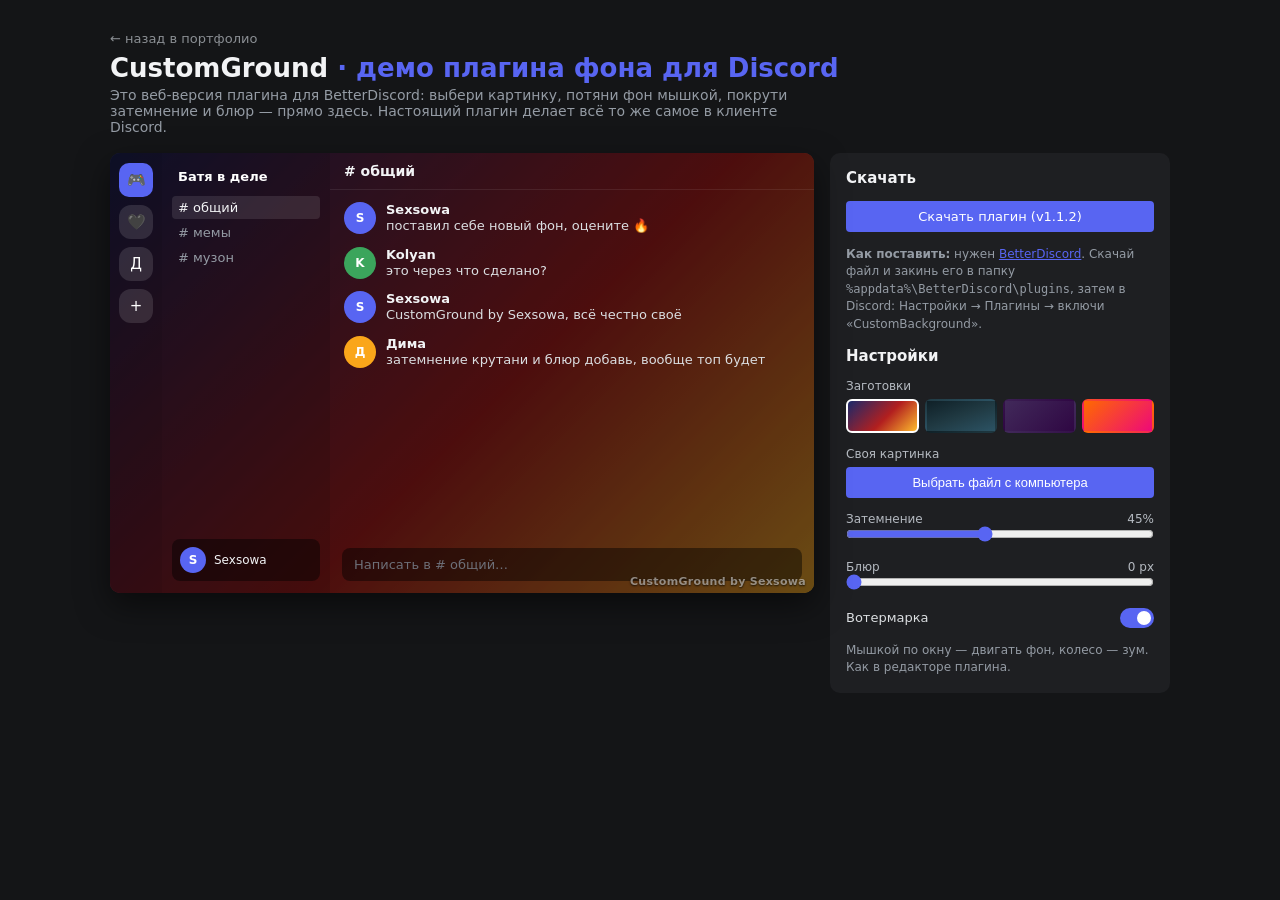
<file: projects/customground/index.html>
<!DOCTYPE html>
<html lang="ru">
<head>
<meta charset="UTF-8">
<meta name="viewport" content="width=device-width, initial-scale=1.0">
<title>CustomGround — демо плагина для Discord</title>
<style>
  * { margin: 0; padding: 0; box-sizing: border-box; }

  body {
    background: #141517;
    color: #dbdee1;
    font-family: "gg sans", "Segoe UI", system-ui, sans-serif;
    min-height: 100vh;
    display: flex;
    flex-direction: column;
    align-items: center;
    padding: 28px 16px 48px;
  }

  .page-head { width: min(1060px, 100%); margin-bottom: 18px; }
  .page-head a { color: #8b8f94; text-decoration: none; font-size: 13px; }
  .page-head a:hover { color: #fff; }
  .page-head h1 { font-size: 26px; color: #f2f3f5; margin-top: 6px; }
  .page-head h1 em { color: #5865f2; font-style: normal; }
  .page-head p { color: #949ba4; font-size: 14px; margin-top: 4px; max-width: 720px; }

  .wrap { width: min(1060px, 100%); display: flex; gap: 16px; align-items: flex-start; flex-wrap: wrap; }

  /* ===== мок окна Discord ===== */
  .mock {
    flex: 1 1 620px;
    min-width: 320px;
    aspect-ratio: 16 / 10;
    background: #111214;
    border-radius: 10px;
    overflow: hidden;
    position: relative;
    box-shadow: 0 12px 32px rgba(0,0,0,.5);
    user-select: none;
    touch-action: none;
    cursor: grab;
  }
  .mock.dragging { cursor: grabbing; }

  .bg {
    position: absolute; inset: 0;
    background-repeat: no-repeat;
    background-position: center;
    background-size: cover;
    background-image: linear-gradient(135deg, #1a2a6c, #b21f1f 55%, #fdbb2d);
    z-index: 0;
  }
  .dim { position: absolute; inset: 0; background: rgba(0,0,0,.45); z-index: 1; pointer-events: none; }

  .ui { position: absolute; inset: 0; z-index: 2; display: flex; pointer-events: none; }
  .ui > * { pointer-events: auto; }

  .rail {
    width: 52px; background: rgba(0,0,0,.35);
    display: flex; flex-direction: column; align-items: center; padding: 10px 0; gap: 8px;
  }
  .rail .srv {
    width: 34px; height: 34px; border-radius: 12px;
    background: rgba(255,255,255,.12); color: #fff;
    display: flex; align-items: center; justify-content: center; font-size: 15px;
  }
  .rail .srv.active { border-radius: 10px; background: #5865f2; }

  .side {
    width: 168px; background: rgba(0,0,0,.30);
    padding: 12px 10px; display: flex; flex-direction: column; gap: 2px; font-size: 13px;
  }
  .side .srv-name { color: #fff; font-weight: 700; padding: 4px 6px 10px; }
  .side .ch { color: #949ba4; padding: 4px 6px; border-radius: 4px; display: flex; gap: 6px; align-items: center; }
  .side .ch.active { background: rgba(255,255,255,.10); color: #f2f3f5; }
  .side .me {
    margin-top: auto; background: rgba(0,0,0,.45); border-radius: 8px;
    padding: 8px; display: flex; gap: 8px; align-items: center;
  }
  .side .me .dot { width: 26px; height: 26px; border-radius: 50%; background: #5865f2; color: #fff;
    display: flex; align-items: center; justify-content: center; font-size: 12px; font-weight: 700; }

  .chat { flex: 1; display: flex; flex-direction: column; background: rgba(0,0,0,.22); min-width: 0; }
  .chat .head {
    padding: 10px 14px; color: #f2f3f5; font-weight: 700; font-size: 14px;
    border-bottom: 1px solid rgba(255,255,255,.08);
  }
  .chat .log { flex: 1; padding: 12px 14px; display: flex; flex-direction: column; gap: 12px; overflow: hidden; }
  .msg { display: flex; gap: 10px; }
  .ava { width: 32px; height: 32px; border-radius: 50%; flex: none;
    display: flex; align-items: center; justify-content: center; font-size: 12px; font-weight: 700; color: #fff; }
  .msg .who { font-size: 13px; font-weight: 700; color: #f2f3f5; }
  .msg .txt { font-size: 13px; color: #dbdee1; line-height: 1.35; }
  .chat .input {
    margin: 0 12px 12px; background: rgba(0,0,0,.45); border-radius: 8px;
    padding: 9px 12px; font-size: 13px; color: #6d6f78;
  }

  .wm {
    position: absolute; right: 8px; bottom: 5px; z-index: 3;
    color: rgba(255,255,255,.5); font-size: 11px; font-weight: 600;
    letter-spacing: .3px; text-shadow: 0 1px 2px rgba(0,0,0,.8); pointer-events: none;
  }

  /* ===== панель управления ===== */
  .panel {
    flex: 0 1 340px; min-width: 280px;
    background: #1e1f22; border-radius: 10px; padding: 16px;
    display: flex; flex-direction: column; gap: 14px;
  }
  .panel h2 { font-size: 15px; color: #f2f3f5; }
  .panel .note { font-size: 12px; color: #949ba4; line-height: 1.45; }
  .field label { font-size: 12px; color: #b5bac1; display: block; margin-bottom: 6px; }
  .presets { display: grid; grid-template-columns: repeat(4, 1fr); gap: 6px; }
  .presets div { height: 34px; border-radius: 6px; cursor: pointer; border: 2px solid transparent; }
  .presets div.sel { border-color: #fff; }
  input[type="file"] { display: none; }
  .btn {
    background: #5865f2; color: #fff; border: none; border-radius: 4px;
    padding: 8px 12px; font-size: 13px; font-weight: 500; cursor: pointer; width: 100%;
  }
  .btn:hover { filter: brightness(1.15); }
  input[type="range"] { width: 100%; accent-color: #5865f2; }
  .row { display: flex; justify-content: space-between; font-size: 12px; color: #b5bac1; }
  .switch { display: flex; align-items: center; justify-content: space-between; font-size: 13px; color: #dbdee1; }
  .tg { width: 34px; height: 20px; border-radius: 10px; background: #72767d; position: relative; cursor: pointer; transition: .15s; }
  .tg::after { content: ""; position: absolute; top: 3px; left: 3px; width: 14px; height: 14px; border-radius: 50%; background: #fff; transition: .15s; }
  .tg.on { background: #5865f2; }
  .tg.on::after { left: 17px; }
</style>
</head>
<body>

<div class="page-head">
  <a href="../../index.html#projects">← назад в портфолио</a>
  <h1>CustomGround <em>· демо плагина фона для Discord</em></h1>
  <p>Это веб-версия плагина для BetterDiscord: выбери картинку, потяни фон мышкой,
  покрути затемнение и блюр — прямо здесь. Настоящий плагин делает всё то же самое
  в клиенте Discord.</p>
</div>

<div class="wrap">
  <div class="mock" id="mock">
    <div class="bg" id="bg"></div>
    <div class="dim" id="dim"></div>
    <div class="ui">
      <div class="rail">
        <div class="srv active">🎮</div>
        <div class="srv">🖤</div>
        <div class="srv">Д</div>
        <div class="srv">+</div>
      </div>
      <div class="side">
        <div class="srv-name">Батя в деле</div>
        <div class="ch active"># общий</div>
        <div class="ch"># мемы</div>
        <div class="ch"># музон</div>
        <div class="me"><span class="dot">S</span><span style="font-size:12px;color:#f2f3f5">Sexsowa</span></div>
      </div>
      <div class="chat">
        <div class="head"># общий</div>
        <div class="log">
          <div class="msg"><div class="ava" style="background:#5865f2">S</div>
            <div><div class="who">Sexsowa</div><div class="txt">поставил себе новый фон, оцените 🔥</div></div></div>
          <div class="msg"><div class="ava" style="background:#3ba55c">K</div>
            <div><div class="who">Kolyan</div><div class="txt">это через что сделано?</div></div></div>
          <div class="msg"><div class="ava" style="background:#5865f2">S</div>
            <div><div class="who">Sexsowa</div><div class="txt">CustomGround by Sexsowa, всё честно своё</div></div></div>
          <div class="msg"><div class="ava" style="background:#faa61a">Д</div>
            <div><div class="who">Дима</div><div class="txt">затемнение крутани и блюр добавь, вообще топ будет</div></div></div>
        </div>
        <div class="input">Написать в # общий…</div>
      </div>
    </div>
    <div class="wm" id="wm">CustomGround by Sexsowa</div>
  </div>

  <div class="panel">
    <h2>Скачать</h2>
    <a class="btn" href="CustomBackground.plugin.js" download style="display:block;text-align:center;text-decoration:none">Скачать плагин (v1.1.2)</a>
    <p class="note"><b>Как поставить:</b> нужен <a href="https://betterdiscord.app/" target="_blank" rel="noopener" style="color:#5865f2">BetterDiscord</a>.
    Скачай файл и закинь его в папку <span class="mono" style="font-family:Consolas,monospace">%appdata%\BetterDiscord\plugins</span>,
    затем в Discord: Настройки → Плагины → включи «CustomBackground».</p>

    <h2>Настройки</h2>

    <div class="field">
      <label>Заготовки</label>
      <div class="presets" id="presets"></div>
    </div>

    <div class="field">
      <label>Своя картинка</label>
      <button class="btn" id="pick">Выбрать файл с компьютера</button>
      <input type="file" id="file" accept="image/*">
    </div>

    <div class="field">
      <div class="row"><span>Затемнение</span><span id="dimV">45%</span></div>
      <input type="range" id="dim" min="0" max="100" value="45">
    </div>

    <div class="field">
      <div class="row"><span>Блюр</span><span id="blurV">0 px</span></div>
      <input type="range" id="blur" min="0" max="50" value="0">
    </div>

    <div class="switch">
      <span>Вотермарка</span>
      <div class="tg on" id="wmTg"></div>
    </div>

    <p class="note">Мышкой по окну — двигать фон, колесо — зум. Как в редакторе плагина.</p>
  </div>
</div>

<script>
const PRESETS = [
  "linear-gradient(135deg, #1a2a6c, #b21f1f 55%, #fdbb2d)",
  "linear-gradient(160deg, #0f2027, #203a43, #2c5364)",
  "linear-gradient(135deg, #41295a, #2f0743)",
  "linear-gradient(135deg, #ff6a00, #ee0979)"
];
const GRAD_W = 1920, GRAD_H = 1080;

const st = { src: PRESETS[0], iw: GRAD_W, ih: GRAD_H, dim: 45, blur: 0, wm: true,
             scale: 0, offX: 0, offY: 0 };

const bg = document.getElementById("bg");
const mock = document.getElementById("mock");
const dimEl = document.getElementById("dim");
const wmEl = document.getElementById("wm");

const coverOf = (w, h) => 100 * Math.max(1, (h / w) * (st.iw / st.ih));
const cover = () => coverOf(mock.clientWidth, mock.clientHeight);
const dispW = () => mock.clientWidth * st.scale / 100;
const dispH = () => dispW() * st.ih / st.iw;
const clamp = (v, a, b) => Math.min(b, Math.max(a, v));

function reset() {
  st.scale = cover();
  st.offX = (mock.clientWidth - dispW()) / 2;
  st.offY = (mock.clientHeight - dispH()) / 2;
}

function render() {
  bg.style.backgroundImage = st.src.startsWith("data:") ? `url("${st.src}")` : st.src;
  bg.style.backgroundSize = `${st.scale}% auto`;
  bg.style.backgroundPosition = `${st.offX}px ${st.offY}px`;
  bg.style.filter = st.blur > 0 ? `blur(${st.blur}px)` : "";
  dimEl.style.background = `rgba(0,0,0,${st.dim / 100})`;
  wmEl.style.display = st.wm ? "" : "none";
}

function setSrc(src, iw, ih) {
  st.src = src; st.iw = iw; st.ih = ih;
  reset(); render();
}

// пресеты
const presetsEl = document.getElementById("presets");
PRESETS.forEach((p, i) => {
  const d = document.createElement("div");
  d.style.background = p;
  if (i === 0) d.classList.add("sel");
  d.onclick = () => {
    presetsEl.querySelectorAll("div").forEach(x => x.classList.remove("sel"));
    d.classList.add("sel");
    setSrc(p, GRAD_W, GRAD_H);
  };
  presetsEl.appendChild(d);
});

// свой файл
const fileEl = document.getElementById("file");
document.getElementById("pick").onclick = () => fileEl.click();
fileEl.onchange = () => {
  const f = fileEl.files[0];
  if (!f) return;
  const r = new FileReader();
  r.onload = () => {
    const img = new Image();
    img.onload = () => {
      presetsEl.querySelectorAll("div").forEach(x => x.classList.remove("sel"));
      setSrc(r.result, img.naturalWidth, img.naturalHeight);
    };
    img.src = r.result;
  };
  r.readAsDataURL(f);
};

// слайдеры
const dimR = document.getElementById("dim");
dimR.oninput = () => { st.dim = +dimR.value; document.getElementById("dimV").textContent = st.dim + "%"; render(); };
const blurR = document.getElementById("blur");
blurR.oninput = () => { st.blur = +blurR.value; document.getElementById("blurV").textContent = st.blur + " px"; render(); };

// вотермарка
const wmTg = document.getElementById("wmTg");
wmTg.onclick = () => { st.wm = !st.wm; wmTg.classList.toggle("on", st.wm); render(); };

// драг и зум
let drag = null;
mock.addEventListener("pointerdown", e => {
  drag = { x: e.clientX, y: e.clientY };
  mock.classList.add("dragging");
  mock.setPointerCapture(e.pointerId);
});
mock.addEventListener("pointermove", e => {
  if (!drag) return;
  st.offX = clamp(st.offX + e.clientX - drag.x, mock.clientWidth - dispW(), 0);
  st.offY = clamp(st.offY + e.clientY - drag.y, mock.clientHeight - dispH(), 0);
  drag = { x: e.clientX, y: e.clientY };
  render();
});
const endDrag = () => { drag = null; mock.classList.remove("dragging"); };
mock.addEventListener("pointerup", endDrag);
mock.addEventListener("pointercancel", endDrag);
mock.addEventListener("wheel", e => {
  e.preventDefault();
  st.scale = clamp(st.scale * (e.deltaY < 0 ? 1.1 : 0.9), cover(), cover() * 6);
  st.offX = clamp(st.offX, mock.clientWidth - dispW(), 0);
  st.offY = clamp(st.offY, mock.clientHeight - dispH(), 0);
  render();
}, { passive: false });

window.addEventListener("resize", () => { reset(); render(); });
reset();
render();
</script>
</body>
</html>
</file>
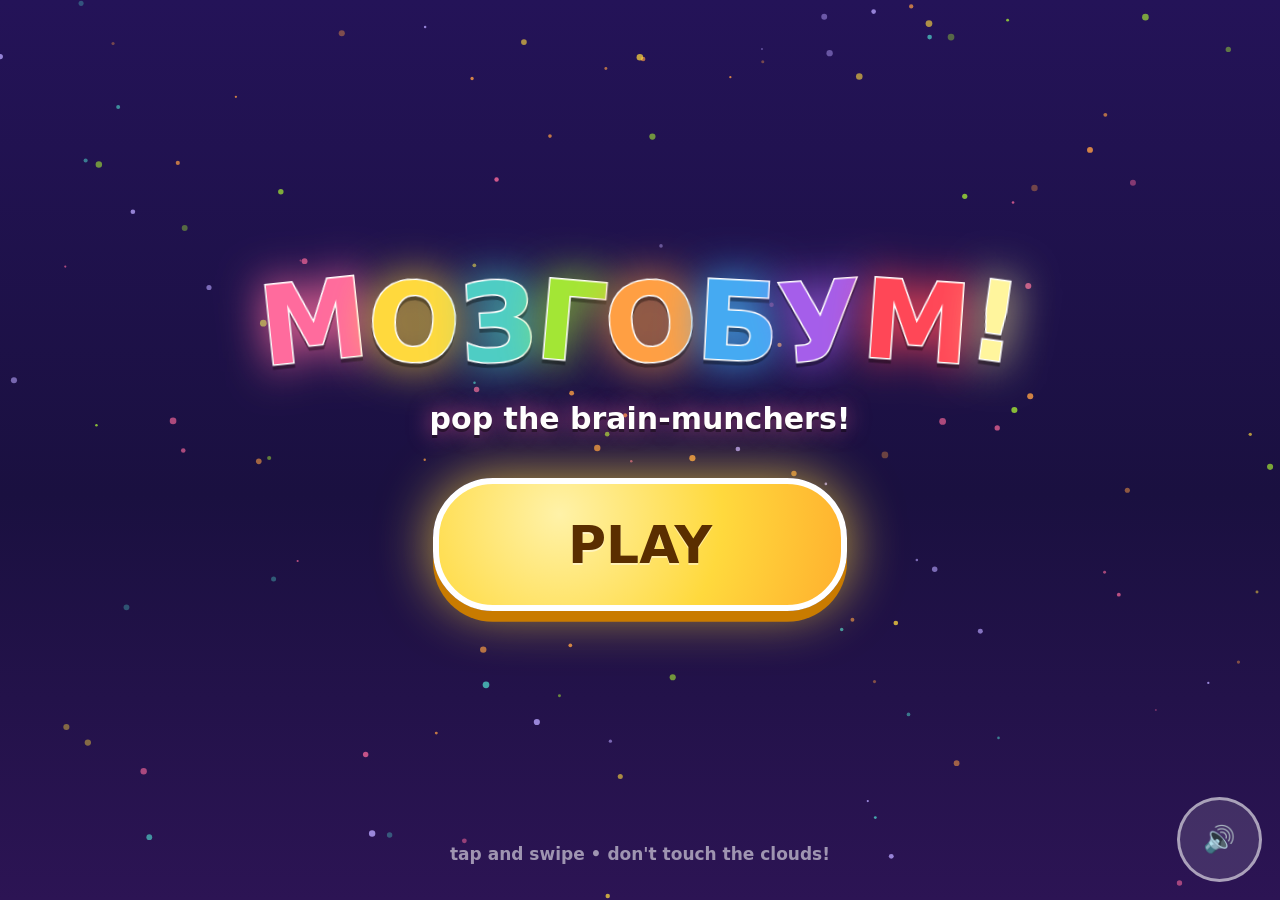
<file: projects/mozgobum/index.html>
<!DOCTYPE html>
<html lang="ru">
<head>
<meta charset="UTF-8">
<meta name="viewport" content="width=device-width, initial-scale=1, maximum-scale=1, user-scalable=no, viewport-fit=cover">
<meta name="theme-color" content="#1a1040">
<title>МОЗГОБУМ! — брейнрут-тапалка</title>
<script src="https://sdk.games.s3.yandex.net/sdk.js"></script>
<link rel="stylesheet" href="css/style.css">
</head>
<body>
<canvas id="game"></canvas>

<div id="ui">

  <!-- ===== HUD во время игры ===== -->
  <div id="hud" class="hidden">
    <div class="hud-row">
      <div class="pill" id="scorePill"><span class="pill-ico">⭐</span><span id="score">0</span></div>
      <div class="pill pill-time" id="timePill"><span id="time">60</span></div>
      <button class="round-btn" id="pauseBtn" aria-label="pause">⏸</button>
    </div>
    <div id="comboTag"><span id="comboVal">x2</span></div>
  </div>

  <!-- ===== Меню ===== -->
  <div id="menu" class="screen center">
    <div id="logo" aria-label="МОЗГОБУМ">
      <span class="l1">М</span><span class="l2">О</span><span class="l3">З</span><span class="l4">Г</span><span class="l5">О</span><span class="l6">Б</span><span class="l7">У</span><span class="l8">М</span><span class="l9">!</span>
    </div>
    <div class="tagline" data-i18n="tagline">лопай мозгоедов!</div>
    <button class="mega-btn" id="playBtn" data-i18n="play">ИГРАТЬ</button>
    <div class="best-line" id="menuBest"></div>
    <div class="menu-hint" data-i18n="hint">тапай и води пальцем • тучки не трогай!</div>
  </div>

  <!-- ===== Конец раунда ===== -->
  <div id="over" class="screen center hidden">
    <div class="over-title" data-i18n="timeUp">ВРЕМЯ!</div>
    <div id="stars">
      <span class="star" id="star1">★</span>
      <span class="star" id="star2">★</span>
      <span class="star" id="star3">★</span>
    </div>
    <div class="final-label" data-i18n="score">ОЧКИ</div>
    <div class="final-score" id="finalScore">0</div>
    <div class="best-line" id="overBest"></div>
    <button class="mega-btn" id="againBtn" data-i18n="again">ЕЩЁ!</button>
    <button class="link-btn" id="toMenuBtn" data-i18n="menu">в меню</button>
  </div>

  <!-- ===== Пауза ===== -->
  <div id="pause" class="screen center hidden">
    <div class="over-title" data-i18n="paused">ПАУЗА</div>
    <button class="mega-btn" id="resumeBtn" data-i18n="resume">ДАЛЬШЕ</button>
    <button class="link-btn" id="quitBtn" data-i18n="menu">в меню</button>
  </div>

  <!-- ===== Звук ===== -->
  <button id="muteBtn" aria-label="sound">🔊</button>
</div>

<script src="js/i18n.js"></script>
<script src="js/audio.js"></script>
<script src="js/sdk.js"></script>
<script src="js/game.js"></script>
</body>
</html>
</file>
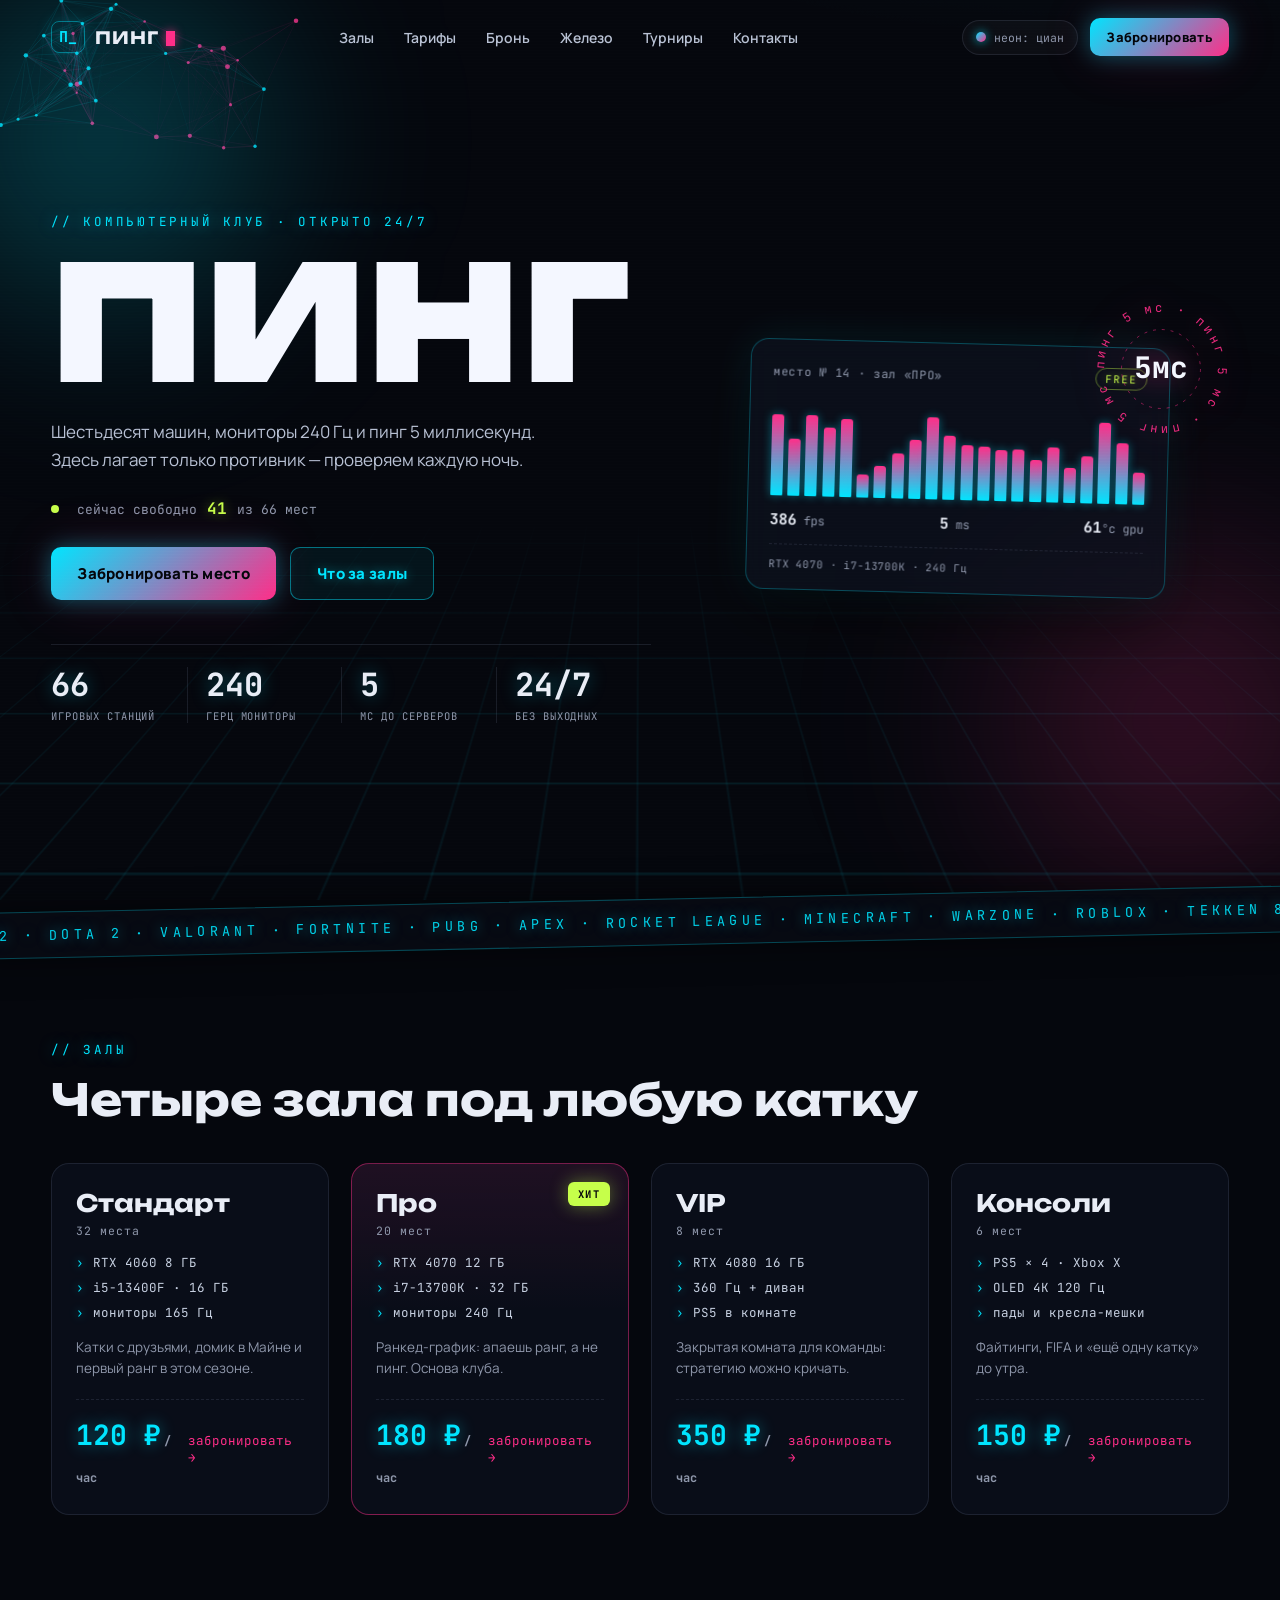
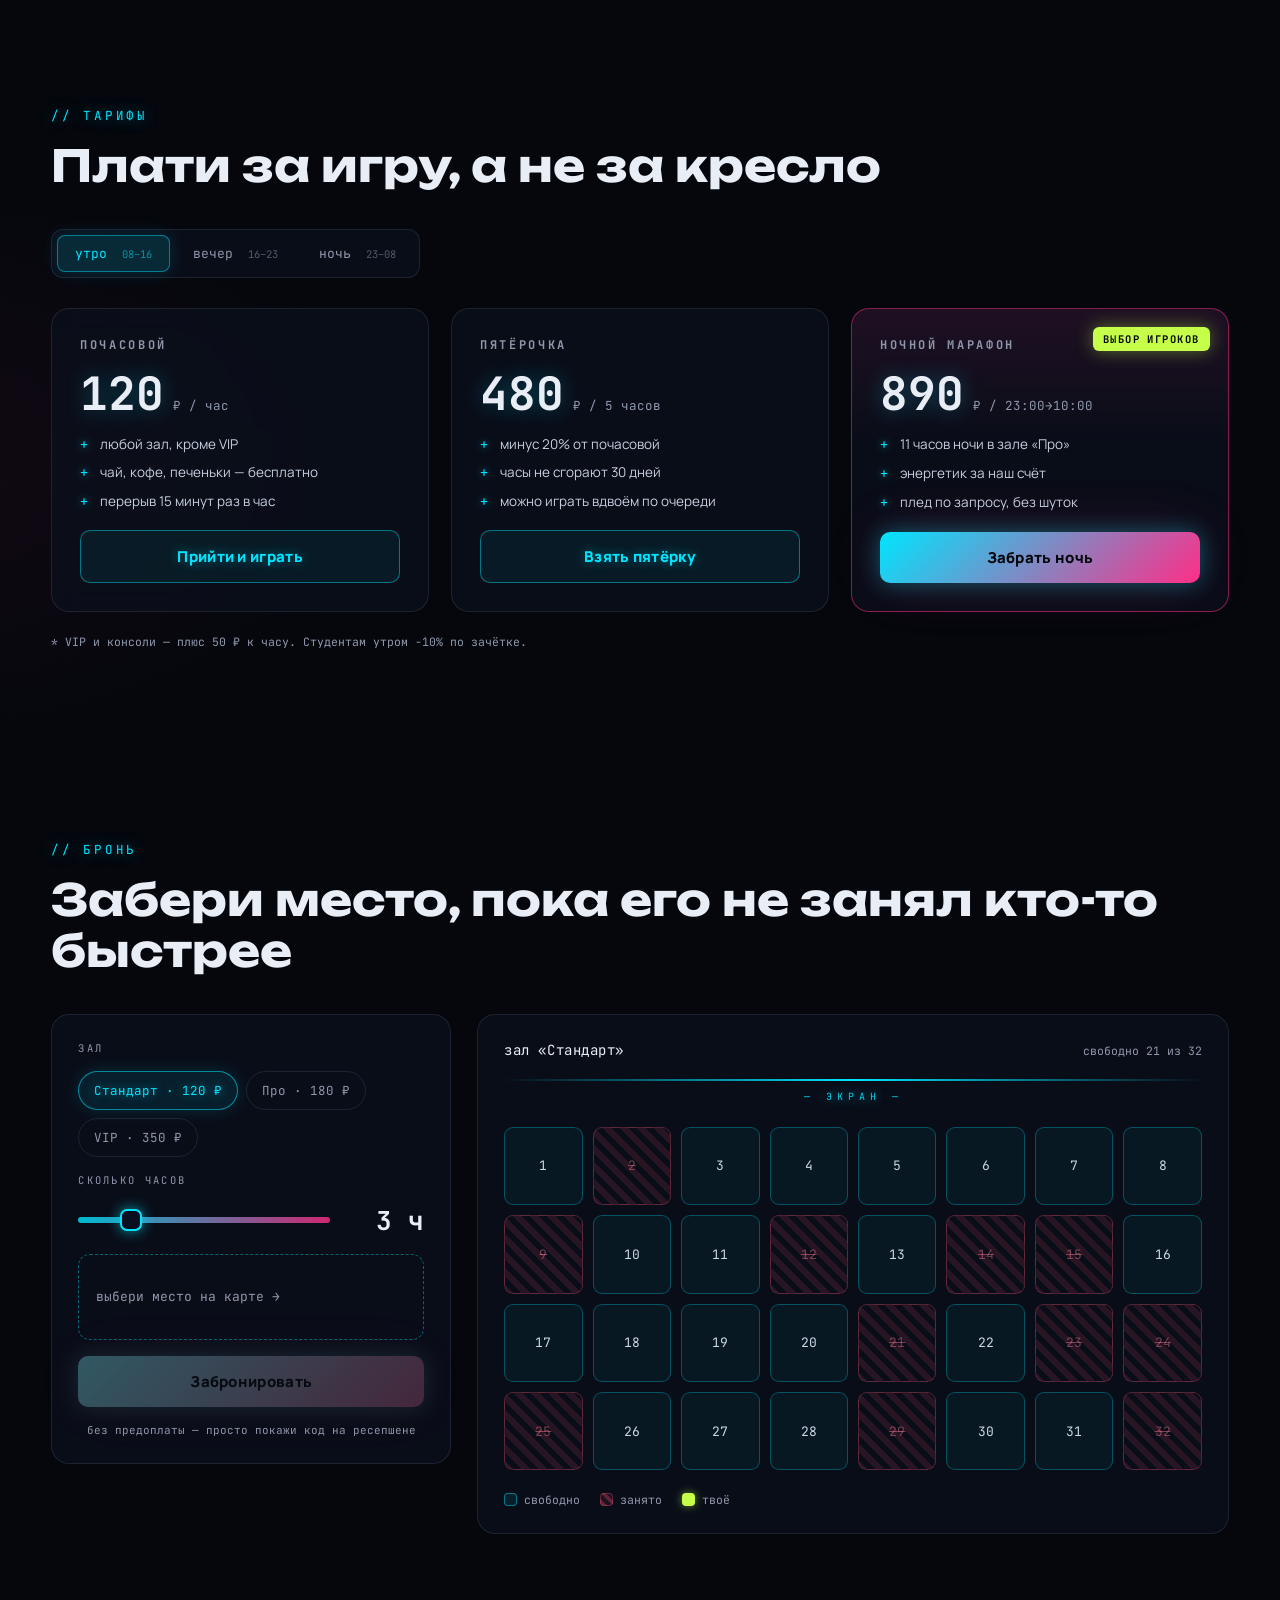
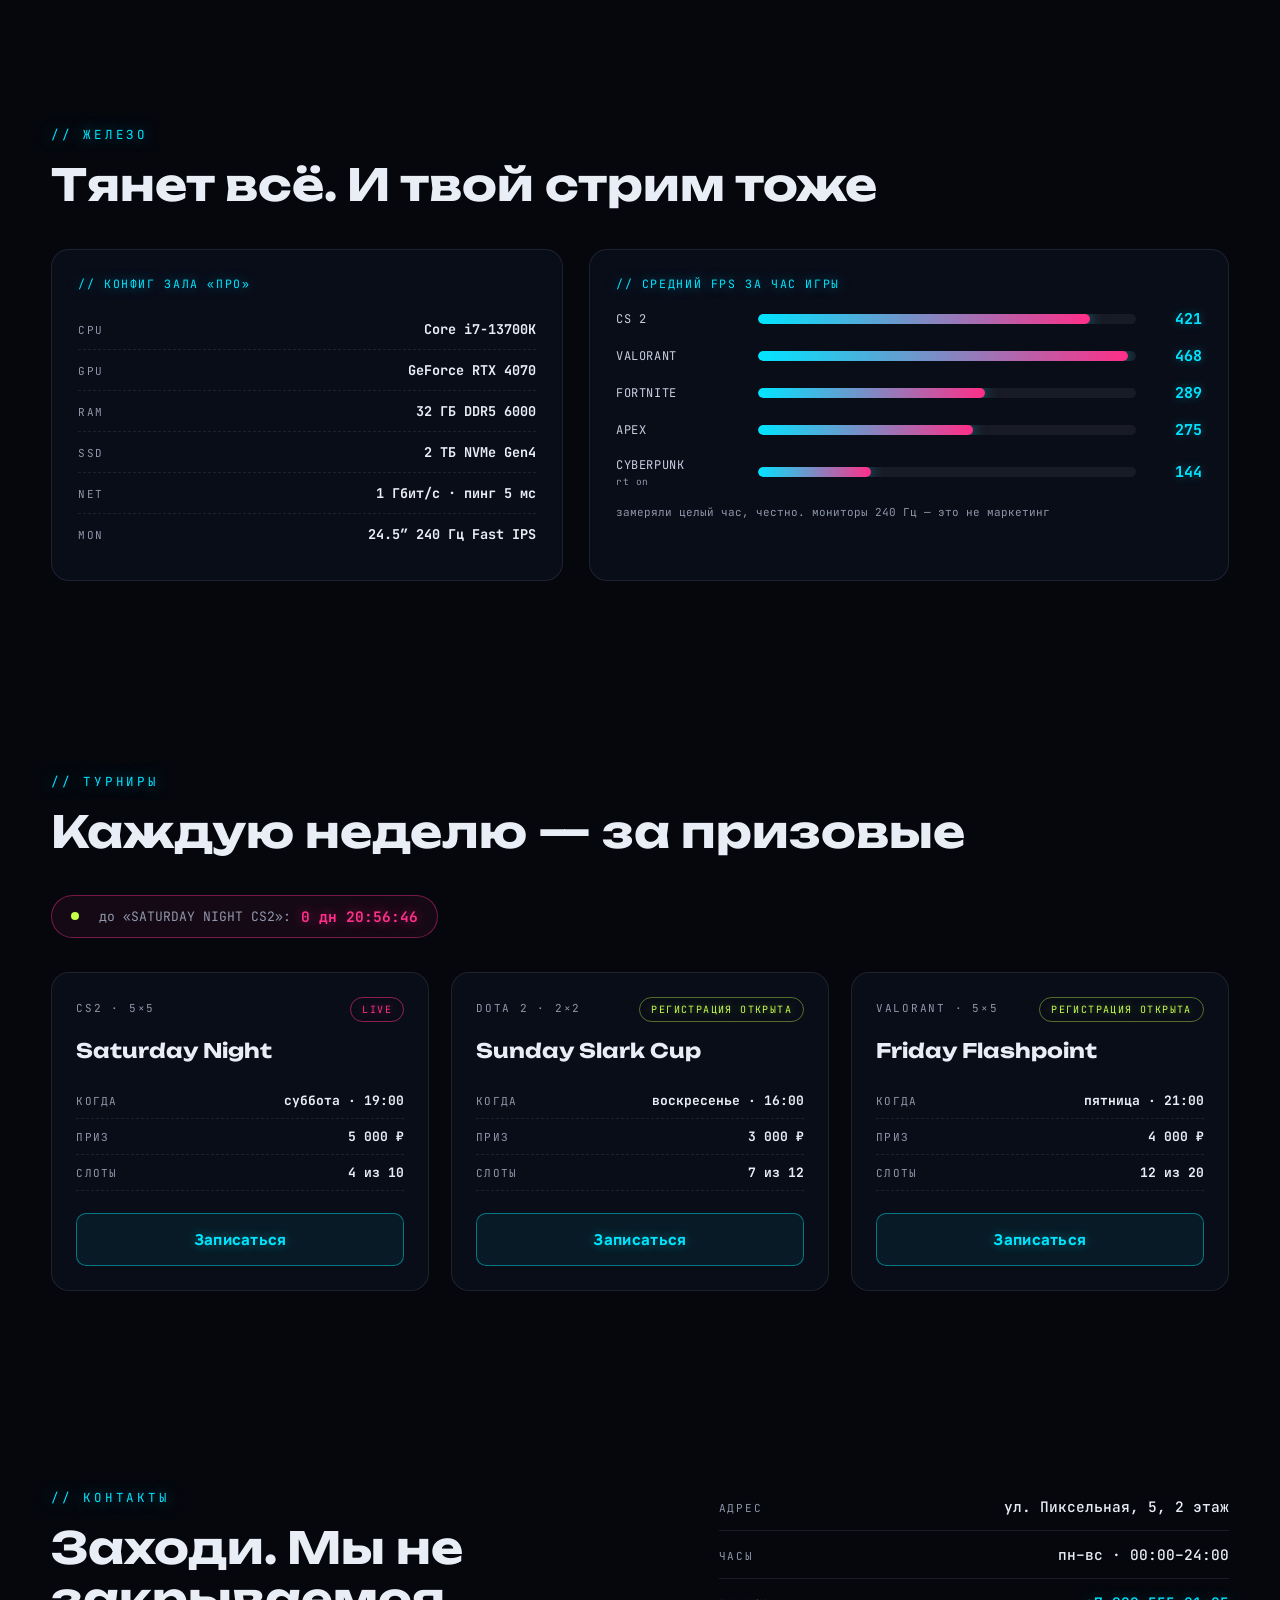
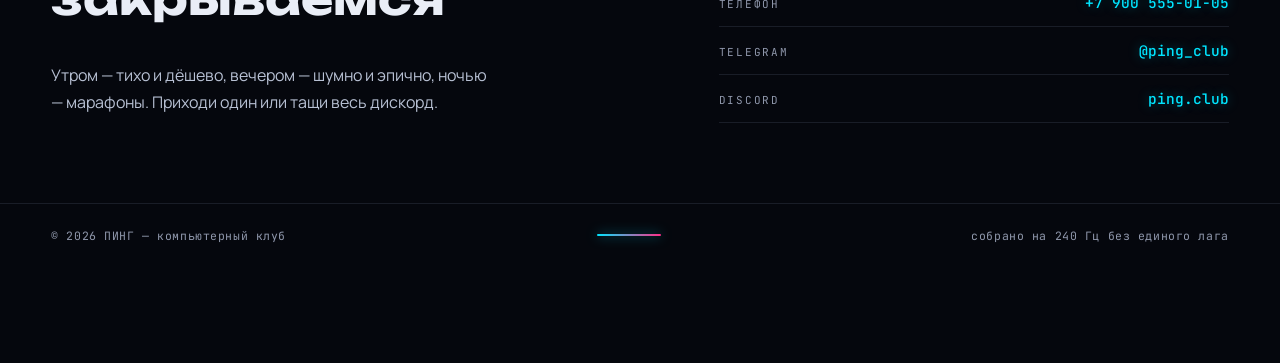
<file: projects/ping/index.html>
<!DOCTYPE html>
<html lang="ru">
<head>
  <meta charset="UTF-8">
  <meta name="viewport" content="width=device-width, initial-scale=1.0">
  <title>ПИНГ — компьютерный клуб 24/7</title>
  <meta name="description" content="ПИНГ — компьютерный клуб: 60 машин, мониторы 240 Гц, пинг 5 мс. Четыре зала, турниры каждую неделю, бронь без предоплаты. Открыто круглосуточно.">
  <link rel="icon" type="image/svg+xml" href="favicon.svg">

  <meta property="og:type" content="website">
  <meta property="og:title" content="ПИНГ — компьютерный клуб 24/7">
  <meta property="og:description" content="60 машин, 240 Гц, пинг 5 мс. Лагает только противник.">
  <meta property="og:locale" content="ru_RU">

  <link rel="preconnect" href="https://fonts.googleapis.com">
  <link rel="preconnect" href="https://fonts.gstatic.com" crossorigin>
  <link href="https://fonts.googleapis.com/css2?family=Unbounded:wght@500;700;900&family=Manrope:wght@400;500;700;800&family=JetBrains+Mono:wght@400;500;700&display=swap" rel="stylesheet">

  <link rel="stylesheet" href="style.css">
</head>
<body data-theme="cyan">

  <div class="scanlines" aria-hidden="true"></div>
  <div class="cur-dot" id="cur-dot" aria-hidden="true"></div>
  <div class="cur-ring" id="cur-ring" aria-hidden="true"></div>

  <!-- ===== Шапка ===== -->
  <header class="topbar" id="top">
    <div class="container topbar-inner">
      <a class="logo" href="#top" aria-label="ПИНГ — на главную">
        <span class="logo-mark mono">П_</span>
        <span class="logo-word">ПИНГ<em class="logo-cursor" aria-hidden="true"></em></span>
      </a>

      <nav class="main-nav" id="main-nav" aria-label="Основная навигация">
        <a href="#zones">Залы</a>
        <a href="#pricing">Тарифы</a>
        <a href="#book">Бронь</a>
        <a href="#specs">Железо</a>
        <a href="#tourney">Турниры</a>
        <a href="#contacts">Контакты</a>
      </nav>

      <div class="topbar-actions">
        <button class="theme-btn mono" type="button" id="theme-btn" title="Сменить цвет неона">
          <span class="theme-dot" aria-hidden="true"></span>
          <span class="theme-name" id="theme-name">неон: циан</span>
        </button>
        <a class="btn btn-solid btn-mini" href="#book">Забронировать</a>
        <button class="burger" type="button" id="burger" aria-label="Меню" aria-expanded="false">
          <span></span><span></span>
        </button>
      </div>
    </div>
  </header>

  <main>

    <!-- ===== Приветствие ===== -->
    <section class="hero" id="hero">
      <canvas class="hero-fx" id="hero-fx" aria-hidden="true"></canvas>
      <div class="hero-floor" aria-hidden="true"></div>
      <div class="hero-glow hero-glow-a" aria-hidden="true"></div>
      <div class="hero-glow hero-glow-b" aria-hidden="true"></div>

      <div class="container hero-grid">
        <div class="hero-copy">
          <p class="kicker mono">// компьютерный клуб · открыто 24/7</p>
          <h1 class="hero-title">
            <span class="glitch" data-text="ПИНГ">ПИНГ</span>
          </h1>
          <p class="hero-sub">
            Шестьдесят машин, мониторы 240&nbsp;Гц и пинг 5&nbsp;миллисекунд.
            Здесь лагает только противник — проверяем каждую ночь.
          </p>
          <div class="hero-live mono" role="status">
            <span class="pulse-dot" aria-hidden="true"></span>
            сейчас свободно <b class="live-num" id="free-seats">…</b> из 66 мест
          </div>
          <div class="hero-actions">
            <a class="btn btn-solid" href="#book">Забронировать место</a>
            <a class="btn btn-ghost" href="#zones">Что за залы</a>
          </div>
          <ul class="hero-stats" aria-label="Клуб в цифрах">
            <li class="stat">
              <b class="stat-num mono" data-count="66">0</b>
              <span class="stat-label mono">игровых станций</span>
            </li>
            <li class="stat">
              <b class="stat-num mono" data-count="240">0</b>
              <span class="stat-label mono">герц мониторы</span>
            </li>
            <li class="stat">
              <b class="stat-num mono" data-count="5">0</b>
              <span class="stat-label mono">мс до серверов</span>
            </li>
            <li class="stat">
              <b class="stat-num mono" data-count="24" data-suffix="/7">0</b>
              <span class="stat-label mono">без выходных</span>
            </li>
          </ul>
        </div>

        <div class="hero-art" aria-hidden="true">
          <div class="live-card">
            <div class="live-card-head mono">
              <span>место № 14 · зал «ПРО»</span>
              <span class="free-tag mono">free</span>
            </div>
            <div class="eq" id="eq"></div>
            <div class="live-card-row mono">
              <span><b id="live-fps">421</b> fps</span>
              <span><b>5</b> ms</span>
              <span><b>61</b>°c gpu</span>
            </div>
            <div class="live-card-foot mono">RTX 4070 · i7-13700K · 240 Гц</div>
          </div>
          <div class="hero-ring-wrap">
            <svg class="hero-ring" viewBox="0 0 150 150">
              <defs>
                <path id="ring-path" d="M75,75 m-58,0 a58,58 0 1,1 116,0 a58,58 0 1,1 -116,0"/>
              </defs>
              <g class="ring-rotor">
                <text class="ring-text mono">
                  <textPath href="#ring-path">пинг 5 мс · пинг 5 мс · пинг 5 мс ·</textPath>
                </text>
              </g>
              <circle cx="75" cy="75" r="40" fill="none" stroke="currentColor" stroke-width="1" stroke-dasharray="3 6" opacity=".5"/>
              <text x="75" y="84" text-anchor="middle" class="ring-num mono">5мс</text>
            </svg>
          </div>
        </div>
      </div>
    </section>

    <!-- ===== Бегущая строка ===== -->
    <div class="ticker" aria-hidden="true">
      <div class="ticker-track mono">
        <span>CS2 · DOTA 2 · VALORANT · FORTNITE · PUBG · APEX · ROCKET LEAGUE · MINECRAFT · WARZONE · ROBLOX · TEKKEN 8 · FIFA 25 · </span>
        <span>CS2 · DOTA 2 · VALORANT · FORTNITE · PUBG · APEX · ROCKET LEAGUE · MINECRAFT · WARZONE · ROBLOX · TEKKEN 8 · FIFA 25 · </span>
        <span>CS2 · DOTA 2 · VALORANT · FORTNITE · PUBG · APEX · ROCKET LEAGUE · MINECRAFT · WARZONE · ROBLOX · TEKKEN 8 · FIFA 25 · </span>
      </div>
    </div>

    <!-- ===== Залы ===== -->
    <section class="zones sec" id="zones">
      <div class="container">
        <p class="kicker mono reveal">// залы</p>
        <h2 class="sec-title reveal">Четыре зала под любую катку</h2>

        <div class="zones-grid">
          <article class="zone-card tilt reveal" data-zone="std">
            <div class="zone-head">
              <h3 class="zone-name">Стандарт</h3>
              <span class="zone-seats mono">32 места</span>
            </div>
            <ul class="zone-specs mono">
              <li>RTX 4060 8 ГБ</li>
              <li>i5-13400F · 16 ГБ</li>
              <li>мониторы 165 Гц</li>
            </ul>
            <p class="zone-blurb">Катки с друзьями, домик в Майне и первый ранг в этом сезоне.</p>
            <div class="zone-foot">
              <span class="zone-price mono">120 ₽<i>/час</i></span>
              <a class="zone-link mono" href="#book">забронировать →</a>
            </div>
          </article>

          <article class="zone-card tilt hit reveal" data-zone="pro">
            <span class="zone-badge mono">хит</span>
            <div class="zone-head">
              <h3 class="zone-name">Про</h3>
              <span class="zone-seats mono">20 мест</span>
            </div>
            <ul class="zone-specs mono">
              <li>RTX 4070 12 ГБ</li>
              <li>i7-13700K · 32 ГБ</li>
              <li>мониторы 240 Гц</li>
            </ul>
            <p class="zone-blurb">Ранкед-график: апаешь ранг, а не пинг. Основа клуба.</p>
            <div class="zone-foot">
              <span class="zone-price mono">180 ₽<i>/час</i></span>
              <a class="zone-link mono" href="#book">забронировать →</a>
            </div>
          </article>

          <article class="zone-card tilt reveal" data-zone="vip">
            <div class="zone-head">
              <h3 class="zone-name">VIP</h3>
              <span class="zone-seats mono">8 мест</span>
            </div>
            <ul class="zone-specs mono">
              <li>RTX 4080 16 ГБ</li>
              <li>360 Гц + диван</li>
              <li>PS5 в комнате</li>
            </ul>
            <p class="zone-blurb">Закрытая комната для команды: стратегию можно кричать.</p>
            <div class="zone-foot">
              <span class="zone-price mono">350 ₽<i>/час</i></span>
              <a class="zone-link mono" href="#book">забронировать →</a>
            </div>
          </article>

          <article class="zone-card tilt reveal" data-zone="con">
            <div class="zone-head">
              <h3 class="zone-name">Консоли</h3>
              <span class="zone-seats mono">6 мест</span>
            </div>
            <ul class="zone-specs mono">
              <li>PS5 × 4 · Xbox X</li>
              <li>OLED 4K 120 Гц</li>
              <li>пады и кресла-мешки</li>
            </ul>
            <p class="zone-blurb">Файтинги, FIFA и «ещё одну катку» до утра.</p>
            <div class="zone-foot">
              <span class="zone-price mono">150 ₽<i>/час</i></span>
              <a class="zone-link mono" href="#book">забронировать →</a>
            </div>
          </article>
        </div>
      </div>
    </section>

    <!-- ===== Тарифы ===== -->
    <section class="pricing sec" id="pricing">
      <div class="container">
        <p class="kicker mono reveal">// тарифы</p>
        <h2 class="sec-title reveal">Плати за игру, а не за кресло</h2>

        <div class="day-tabs mono reveal" role="tablist" aria-label="Время суток">
          <button class="day-tab is-active" type="button" data-part="morning" role="tab" aria-selected="true">утро <i>08–16</i></button>
          <button class="day-tab" type="button" data-part="evening" role="tab" aria-selected="false">вечер <i>16–23</i></button>
          <button class="day-tab" type="button" data-part="night" role="tab" aria-selected="false">ночь <i>23–08</i></button>
        </div>

        <div class="price-grid">
          <article class="price-card reveal">
            <h3 class="price-name mono">почасовой</h3>
            <p class="price-value mono"><b class="p-num" data-key="hourly">120</b><i>₽ / час</i></p>
            <ul class="price-feats">
              <li>любой зал, кроме VIP</li>
              <li>чай, кофе, печеньки — бесплатно</li>
              <li>перерыв 15 минут раз в час</li>
            </ul>
            <a class="btn btn-ghost btn-wide" href="#book">Прийти и играть</a>
          </article>

          <article class="price-card reveal">
            <h3 class="price-name mono">пятёрочка</h3>
            <p class="price-value mono"><b class="p-num" data-key="five">480</b><i>₽ / 5 часов</i></p>
            <ul class="price-feats">
              <li>минус 20% от почасовой</li>
              <li>часы не сгорают 30 дней</li>
              <li>можно играть вдвоём по очереди</li>
            </ul>
            <a class="btn btn-ghost btn-wide" href="#book">Взять пятёрку</a>
          </article>

          <article class="price-card price-hit reveal">
            <span class="zone-badge mono">выбор игроков</span>
            <h3 class="price-name mono">ночной марафон</h3>
            <p class="price-value mono"><b class="p-num" data-key="marafon">890</b><i>₽ / 23:00→10:00</i></p>
            <ul class="price-feats">
              <li>11 часов ночи в зале «Про»</li>
              <li>энергетик за наш счёт</li>
              <li>плед по запросу, без шуток</li>
            </ul>
            <a class="btn btn-solid btn-wide" href="#book">Забрать ночь</a>
          </article>
        </div>

        <p class="price-note mono reveal">* VIP и консоли — плюс 50 ₽ к часу. Студентам утром −10% по зачётке.</p>
      </div>
    </section>

    <!-- ===== Бронирование ===== -->
    <section class="booking sec" id="book">
      <div class="container">
        <p class="kicker mono reveal">// бронь</p>
        <h2 class="sec-title reveal">Забери место, пока его не занял кто-то быстрее</h2>

        <div class="book-grid">
          <div class="book-controls reveal">
            <div class="book-panel">
              <p class="ctrl-label mono">зал</p>
              <div class="zone-pills mono" id="zone-pills" role="group" aria-label="Выбор зала">
                <button class="zone-pill is-active" type="button" data-zone="std">Стандарт · 120 ₽</button>
                <button class="zone-pill" type="button" data-zone="pro">Про · 180 ₽</button>
                <button class="zone-pill" type="button" data-zone="vip">VIP · 350 ₽</button>
              </div>

              <p class="ctrl-label mono">сколько часов</p>
              <div class="hours-box">
                <input class="hours-range" id="hours-range" type="range" min="1" max="12" step="1" value="3"
                       aria-label="Количество часов">
                <b class="hours-value mono" id="hours-value">3 ч</b>
              </div>

              <div class="book-summary mono" id="book-summary" aria-live="polite">
                <span class="sum-line">выбери место на карте →</span>
              </div>

              <button class="btn btn-solid btn-wide" type="button" id="book-btn" disabled>Забронировать</button>
              <p class="book-note mono">без предоплаты — просто покажи код на ресепшене</p>
            </div>
          </div>

          <div class="book-map reveal">
            <div class="seat-panel">
              <div class="seat-panel-head mono">
                <span id="seat-zone-name">зал «Стандарт»</span>
                <span class="seat-hint mono" id="seat-hint">свободно 21 из 32</span>
              </div>
              <div class="screen-bar mono" aria-hidden="true">— экран —</div>
              <div class="seats" id="seats"></div>
              <div class="seat-legend mono" aria-hidden="true">
                <span><i class="lg lg-free"></i>свободно</span>
                <span><i class="lg lg-occ"></i>занято</span>
                <span><i class="lg lg-mine"></i>твоё</span>
              </div>
            </div>
          </div>
        </div>
      </div>
    </section>

    <!-- ===== Железо ===== -->
    <section class="specs sec" id="specs">
      <div class="container">
        <p class="kicker mono reveal">// железо</p>
        <h2 class="sec-title reveal">Тянет всё. И твой стрим тоже</h2>

        <div class="specs-grid">
          <div class="cfg-card reveal">
            <p class="cfg-title mono">// конфиг зала «Про»</p>
            <ul class="cfg-list mono">
              <li><span>CPU</span><b>Core i7-13700K</b></li>
              <li><span>GPU</span><b>GeForce RTX 4070</b></li>
              <li><span>RAM</span><b>32 ГБ DDR5 6000</b></li>
              <li><span>SSD</span><b>2 ТБ NVMe Gen4</b></li>
              <li><span>NET</span><b>1 Гбит/с · пинг 5 мс</b></li>
              <li><span>MON</span><b>24.5″ 240 Гц Fast IPS</b></li>
            </ul>
          </div>

          <div class="fps-card reveal">
            <p class="cfg-title mono">// средний fps за час игры</p>
            <div class="fps-list">
              <div class="fps-row" data-fps="421">
                <span class="fps-name mono">CS 2</span>
                <span class="fps-bar"><i></i></span>
                <b class="fps-val mono">421</b>
              </div>
              <div class="fps-row" data-fps="468">
                <span class="fps-name mono">VALORANT</span>
                <span class="fps-bar"><i></i></span>
                <b class="fps-val mono">468</b>
              </div>
              <div class="fps-row" data-fps="289">
                <span class="fps-name mono">FORTNITE</span>
                <span class="fps-bar"><i></i></span>
                <b class="fps-val mono">289</b>
              </div>
              <div class="fps-row" data-fps="275">
                <span class="fps-name mono">APEX</span>
                <span class="fps-bar"><i></i></span>
                <b class="fps-val mono">275</b>
              </div>
              <div class="fps-row" data-fps="144">
                <span class="fps-name mono">CYBERPUNK <i>rt on</i></span>
                <span class="fps-bar"><i></i></span>
                <b class="fps-val mono">144</b>
              </div>
            </div>
            <p class="cfg-note mono">замеряли целый час, честно. мониторы 240 Гц — это не маркетинг</p>
          </div>
        </div>
      </div>
    </section>

    <!-- ===== Турниры ===== -->
    <section class="tourney sec" id="tourney">
      <div class="container">
        <p class="kicker mono reveal">// турниры</p>
        <h2 class="sec-title reveal">Каждую неделю — за призовые</h2>

        <div class="cd-chip mono reveal" role="timer">
          <span class="pulse-dot" aria-hidden="true"></span>
          до «SATURDAY NIGHT CS2»: <b id="cd-value">…</b>
        </div>

        <div class="tourney-grid">
          <article class="t-card reveal">
            <div class="t-head">
              <span class="t-game mono">CS2 · 5×5</span>
              <span class="t-status t-live mono">live</span>
            </div>
            <h3 class="t-name">Saturday Night</h3>
            <ul class="t-meta mono">
              <li><span>когда</span><b>суббота · 19:00</b></li>
              <li><span>приз</span><b>5 000 ₽</b></li>
              <li><span>слоты</span><b>4 из 10</b></li>
            </ul>
            <button class="btn btn-ghost btn-wide t-join" type="button" data-tourney="Saturday Night CS2">Записаться</button>
          </article>

          <article class="t-card reveal">
            <div class="t-head">
              <span class="t-game mono">DOTA 2 · 2×2</span>
              <span class="t-status t-open mono">регистрация открыта</span>
            </div>
            <h3 class="t-name">Sunday Slark Cup</h3>
            <ul class="t-meta mono">
              <li><span>когда</span><b>воскресенье · 16:00</b></li>
              <li><span>приз</span><b>3 000 ₽</b></li>
              <li><span>слоты</span><b>7 из 12</b></li>
            </ul>
            <button class="btn btn-ghost btn-wide t-join" type="button" data-tourney="Dota 2 Sunday">Записаться</button>
          </article>

          <article class="t-card reveal">
            <div class="t-head">
              <span class="t-game mono">VALORANT · 5×5</span>
              <span class="t-status t-open mono">регистрация открыта</span>
            </div>
            <h3 class="t-name">Friday Flashpoint</h3>
            <ul class="t-meta mono">
              <li><span>когда</span><b>пятница · 21:00</b></li>
              <li><span>приз</span><b>4 000 ₽</b></li>
              <li><span>слоты</span><b>12 из 20</b></li>
            </ul>
            <button class="btn btn-ghost btn-wide t-join" type="button" data-tourney="Valorant Friday">Записаться</button>
          </article>
        </div>
      </div>
    </section>

    <!-- ===== Контакты / футер ===== -->
    <section class="contacts sec" id="contacts">
      <div class="container">
        <div class="contacts-grid">
          <div class="contacts-copy reveal">
            <p class="kicker mono">// контакты</p>
            <h2 class="sec-title">Заходи. Мы не закрываемся</h2>
            <p class="contacts-text">
              Утром — тихо и дёшево, вечером — шумно и эпично, ночью — марафоны.
              Приходи один или тащи весь дискорд.
            </p>
          </div>
          <ul class="contacts-list reveal">
            <li class="c-row mono"><span>адрес</span><b>ул. Пиксельная, 5, 2 этаж</b></li>
            <li class="c-row mono"><span>часы</span><b>пн–вс · 00:00–24:00</b></li>
            <li class="c-row mono"><span>телефон</span><b><a href="tel:+79005550105">+7 900 555-01-05</a></b></li>
            <li class="c-row mono"><span>telegram</span><b><a href="#" rel="noopener">@ping_club</a></b></li>
            <li class="c-row mono"><span>discord</span><b><a href="#" rel="noopener">ping.club</a></b></li>
          </ul>
        </div>
      </div>

      <footer class="site-footer">
        <div class="container footer-inner mono">
          <span>© 2026 ПИНГ — компьютерный клуб</span>
          <span class="footer-pong" aria-hidden="true"></span>
          <span>собрано на 240 Гц без единого лага</span>
        </div>
      </footer>
    </section>

  </main>

  <div class="toast mono" id="toast" role="status" aria-live="polite"></div>

  <script src="main.js"></script>
</body>
</html>
</file>
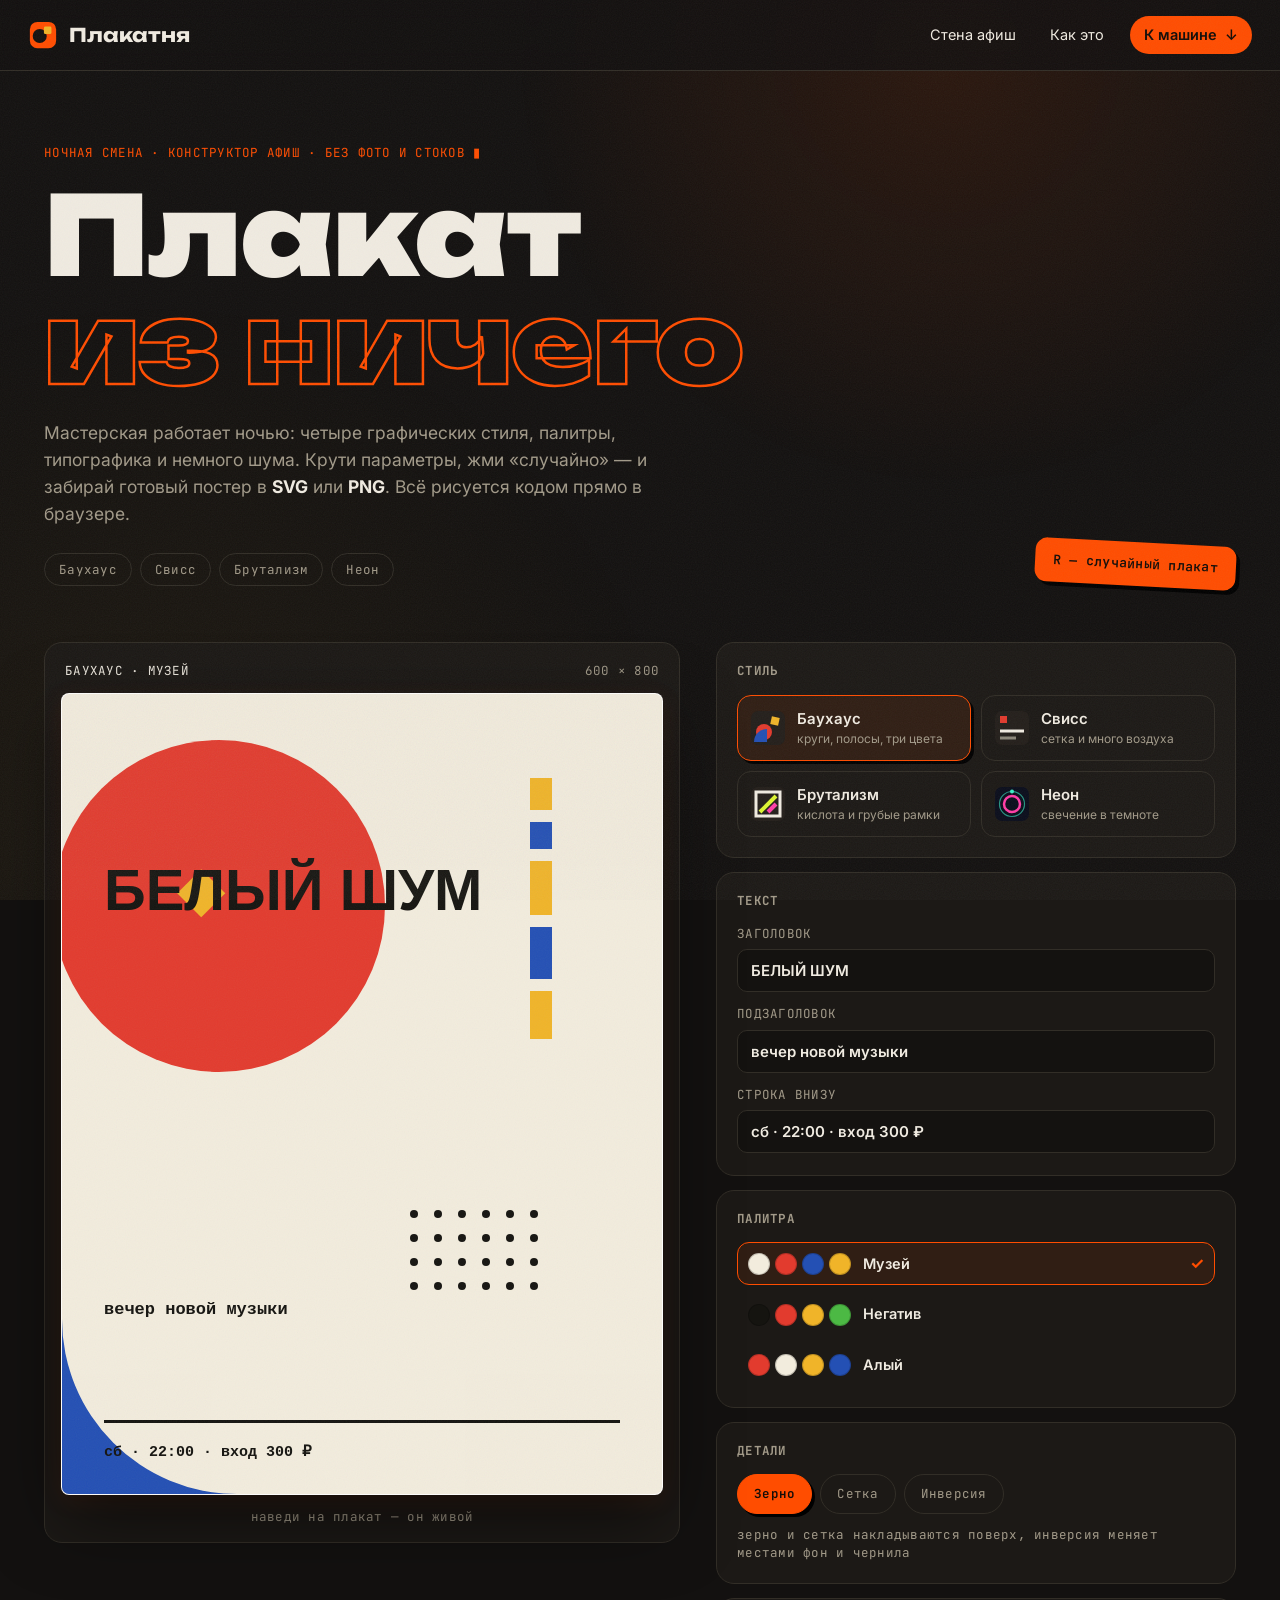
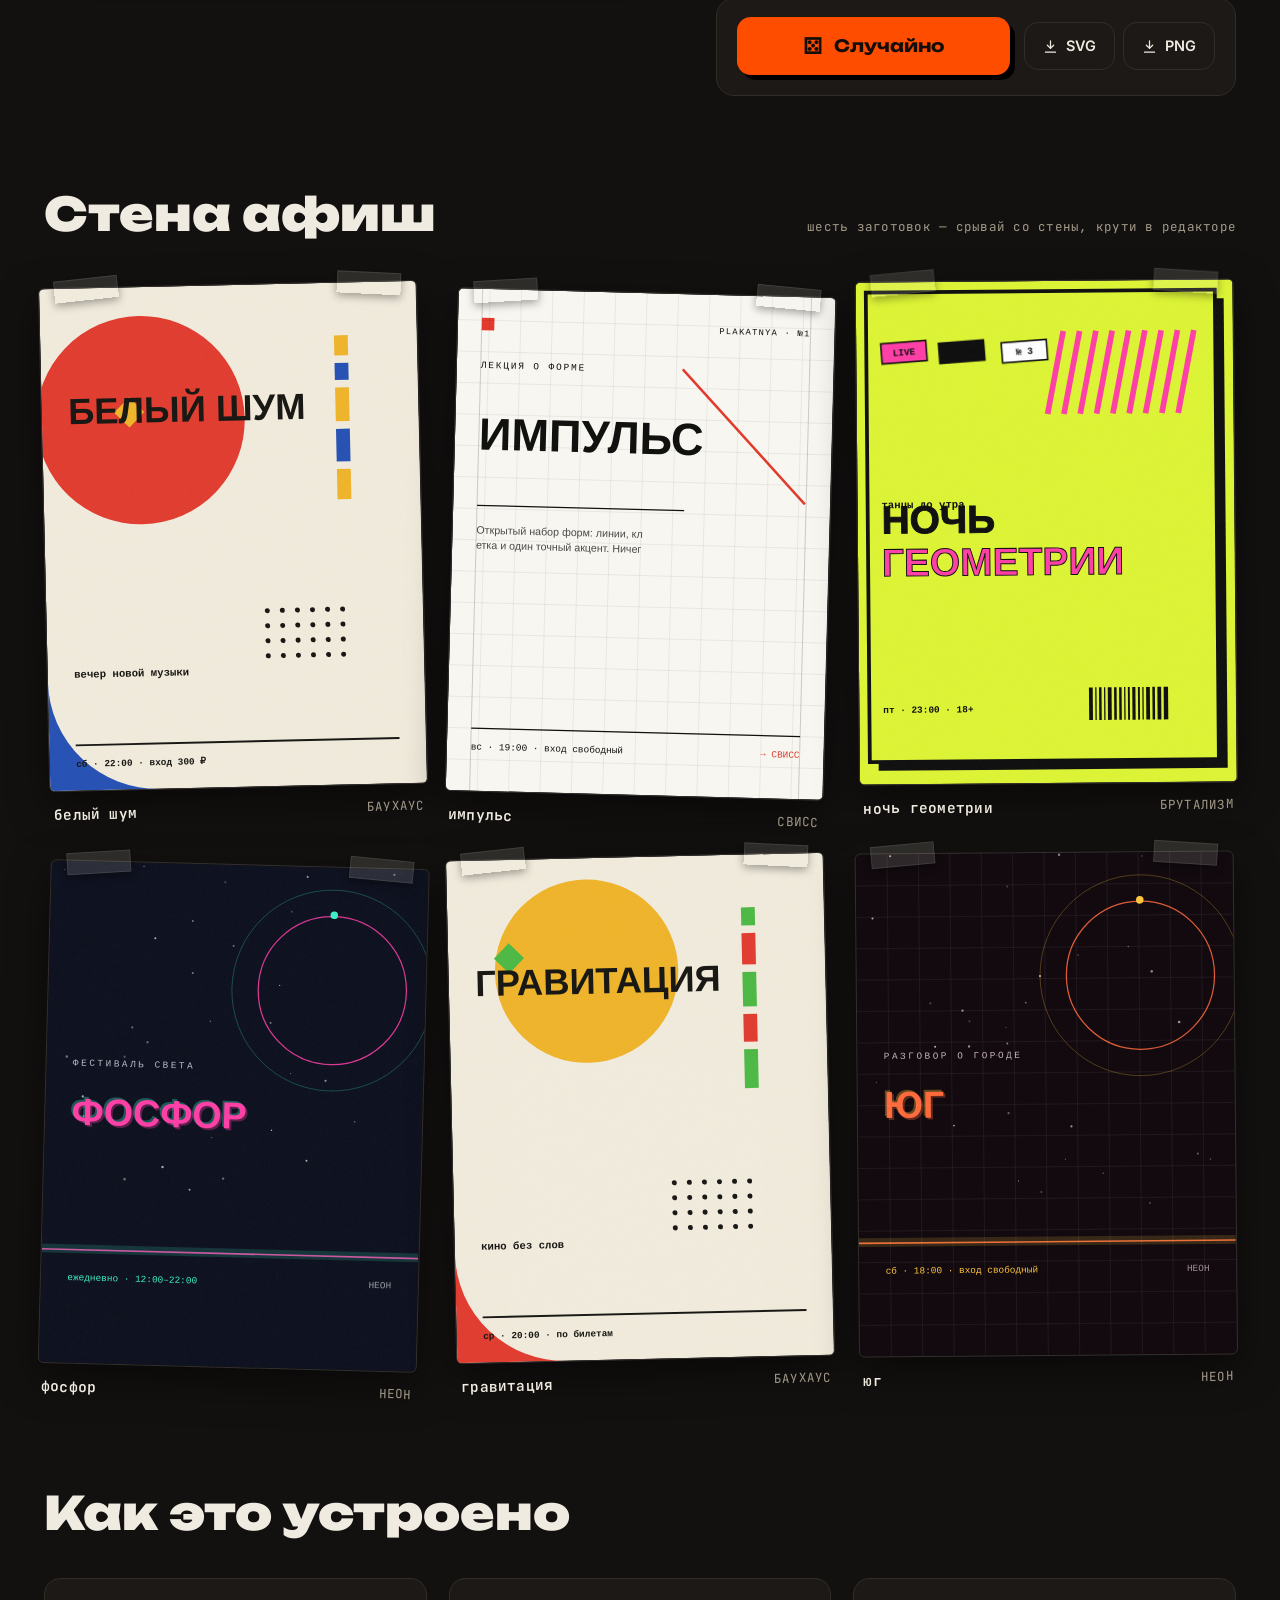
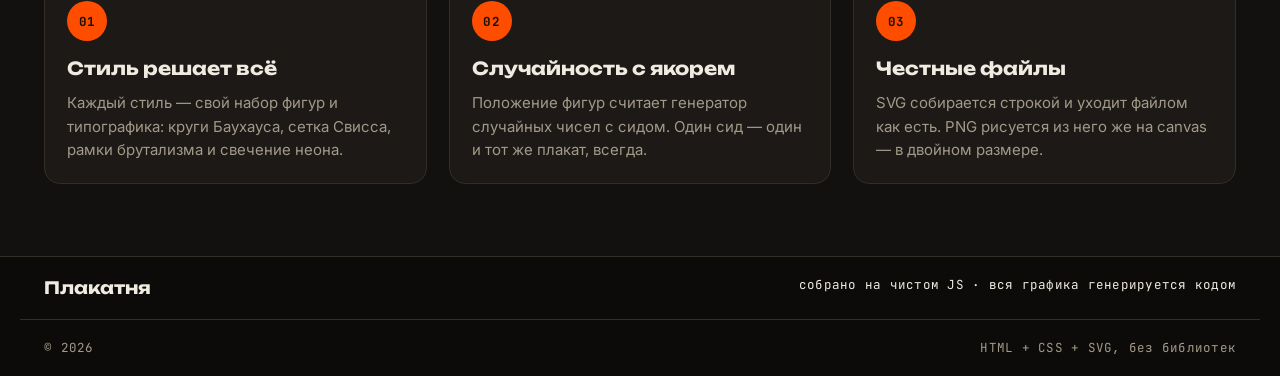
<file: projects/plakat/index.html>
<!DOCTYPE html>
<html lang="ru">
<head>
  <meta charset="UTF-8">
  <meta name="viewport" content="width=device-width, initial-scale=1.0">
  <title>Плакатня — генератор постеров</title>
  <meta name="description" content="Плакатня — ночная мастерская афиш: генеративный конструктор в тёмном интерфейсе. Четыре стиля, палитры, зерно и сетка. Собери постер и скачай в SVG или PNG.">
  <link rel="icon" type="image/svg+xml" href="favicon.svg">

  <meta property="og:type" content="website">
  <meta property="og:title" content="Плакатня — генератор постеров">
  <meta property="og:description" content="Ночная мастерская афиш: собери постер за минуту и скачай в SVG или PNG.">
  <meta property="og:locale" content="ru_RU">

  <link rel="preconnect" href="https://fonts.googleapis.com">
  <link rel="preconnect" href="https://fonts.gstatic.com" crossorigin>
  <link href="https://fonts.googleapis.com/css2?family=Unbounded:wght@500;700;900&family=Inter:wght@400;500;600&family=JetBrains+Mono:wght@400;500&display=swap" rel="stylesheet">

  <link rel="stylesheet" href="style.css">
</head>
<body>

  <!-- световое пятно за курсором -->
  <div class="spot" aria-hidden="true"></div>

  <!-- ======= шапка ======= -->
  <div class="topbar">
    <a class="brand" href="#top">
      <svg width="30" height="30" viewBox="0 0 32 32" aria-hidden="true">
        <rect x="2" y="2" width="28" height="28" rx="8" fill="#FF4D00"/>
        <circle cx="12.5" cy="17" r="7.5" fill="#131110"/>
        <rect x="17" y="7" width="8" height="8" rx="1.5" fill="#F0B429"/>
      </svg>
      <span>Плакатня</span>
    </a>
    <nav class="top-links" aria-label="Разделы">
      <a href="#gallery">Стена афиш</a>
      <a href="#how">Как это</a>
      <a href="#machine" class="to-machine">К машине <i aria-hidden="true">↓</i></a>
    </nav>
  </div>

  <main id="top">

    <!-- ======= вступление ======= -->
    <section class="intro">
      <div class="intro-inner">
        <p class="hello mono">ночная смена · конструктор афиш · без фото и стоков</p>
        <h1 class="intro-title">
          Плакат<br><span class="outline">из ничего</span>
        </h1>
        <p class="intro-text">
          Мастерская работает ночью: четыре графических стиля, палитры,
          типографика и немного шума. Крути параметры, жми «случайно» —
          и забирай готовый постер в <b>SVG</b> или <b>PNG</b>.
          Всё рисуется кодом прямо в браузере.
        </p>
        <div class="intro-tags mono" aria-hidden="true">
          <span>Баухаус</span><span>Свисс</span><span>Брутализм</span><span>Неон</span>
        </div>
      </div>
      <div class="intro-sticker mono" aria-hidden="true">R — случайный плакат</div>
    </section>

    <!-- ======= машина ======= -->
    <section class="machine" id="machine" aria-label="Генератор постеров">
      <div class="stage-wrap">
        <div class="stage">
          <div class="stage-top mono">
            <span id="stage-name">Баухаус · Музей</span>
            <span>600 × 800</span>
          </div>
          <div class="poster-tilt" id="poster-tilt">
            <div class="poster-frame" id="poster"><!-- SVG вставляет main.js --></div>
          </div>
          <p class="stage-hint mono">наведи на плакат — он живой</p>
        </div>
      </div>

      <div class="panel">
        <section class="p-block">
          <h2 class="p-title mono">Стиль</h2>
          <div class="style-cards" id="style-cards"></div>
        </section>

        <section class="p-block">
          <h2 class="p-title mono">Текст</h2>
          <label class="f">
            <span class="mono">заголовок</span>
            <input id="f-title" type="text" maxlength="26" autocomplete="off" spellcheck="false">
          </label>
          <label class="f">
            <span class="mono">подзаголовок</span>
            <input id="f-sub" type="text" maxlength="40" autocomplete="off" spellcheck="false">
          </label>
          <label class="f">
            <span class="mono">строка внизу</span>
            <input id="f-meta" type="text" maxlength="42" autocomplete="off" spellcheck="false">
          </label>
        </section>

        <section class="p-block">
          <h2 class="p-title mono">Палитра</h2>
          <div class="swatches" id="swatches"></div>
        </section>

        <section class="p-block">
          <h2 class="p-title mono">Детали</h2>
          <div class="toggles" id="toggles">
            <button class="tgl mono" type="button" data-t="grain" aria-pressed="true">Зерно</button>
            <button class="tgl mono" type="button" data-t="grid" aria-pressed="false">Сетка</button>
            <button class="tgl mono" type="button" data-t="invert" aria-pressed="false">Инверсия</button>
          </div>
          <p class="p-note mono">зерно и сетка накладываются поверх, инверсия меняет местами фон и чернила</p>
        </section>

        <section class="p-block p-actions">
          <button class="big-roll" type="button" id="roll">
            <span class="dice" aria-hidden="true">⚄</span> Случайно
          </button>
          <div class="dl">
            <button class="dl-btn" type="button" id="dl-svg">
              <svg width="15" height="15" viewBox="0 0 24 24" fill="none" aria-hidden="true"><path d="M12 3v12m0 0 5-5m-5 5-5-5M4 21h16" stroke="currentColor" stroke-width="2" stroke-linecap="round" stroke-linejoin="round"/></svg>
              SVG
            </button>
            <button class="dl-btn" type="button" id="dl-png">
              <svg width="15" height="15" viewBox="0 0 24 24" fill="none" aria-hidden="true"><path d="M12 3v12m0 0 5-5m-5 5-5-5M4 21h16" stroke="currentColor" stroke-width="2" stroke-linecap="round" stroke-linejoin="round"/></svg>
              PNG
            </button>
          </div>
        </section>
      </div>
    </section>

    <!-- ======= стена афиш ======= -->
    <section class="gallery" id="gallery">
      <div class="g-head">
        <h2>Стена афиш</h2>
        <p class="mono">шесть заготовок — срывай со стены, крути в редакторе</p>
      </div>
      <div class="g-grid" id="g-grid"></div>
    </section>

    <!-- ======= как это работает ======= -->
    <section class="how" id="how">
      <h2>Как это устроено</h2>
      <ol class="how-steps">
        <li>
          <span class="how-num mono">01</span>
          <h3>Стиль решает всё</h3>
          <p>Каждый стиль — свой набор фигур и типографика: круги Баухауса, сетка Свисса, рамки брутализма и свечение неона.</p>
        </li>
        <li>
          <span class="how-num mono">02</span>
          <h3>Случайность с якорем</h3>
          <p>Положение фигур считает генератор случайных чисел с сидом. Один сид — один и тот же плакат, всегда.</p>
        </li>
        <li>
          <span class="how-num mono">03</span>
          <h3>Честные файлы</h3>
          <p>SVG собирается строкой и уходит файлом как есть. PNG рисуется из него же на canvas — в двойном размере.</p>
        </li>
      </ol>
    </section>

    <!-- ======= футер ======= -->
    <footer class="foot">
      <div class="foot-line">
        <b>Плакатня</b>
        <span class="mono">собрано на чистом JS · вся графика генерируется кодом</span>
      </div>
      <div class="foot-line mono dim">
        <span>© <span id="year">2026</span></span>
        <span>HTML + CSS + SVG, без библиотек</span>
      </div>
    </footer>

  </main>

  <div class="toast mono" id="toast" role="status" aria-live="polite"></div>

  <script src="main.js"></script>
</body>
</html>
</file>
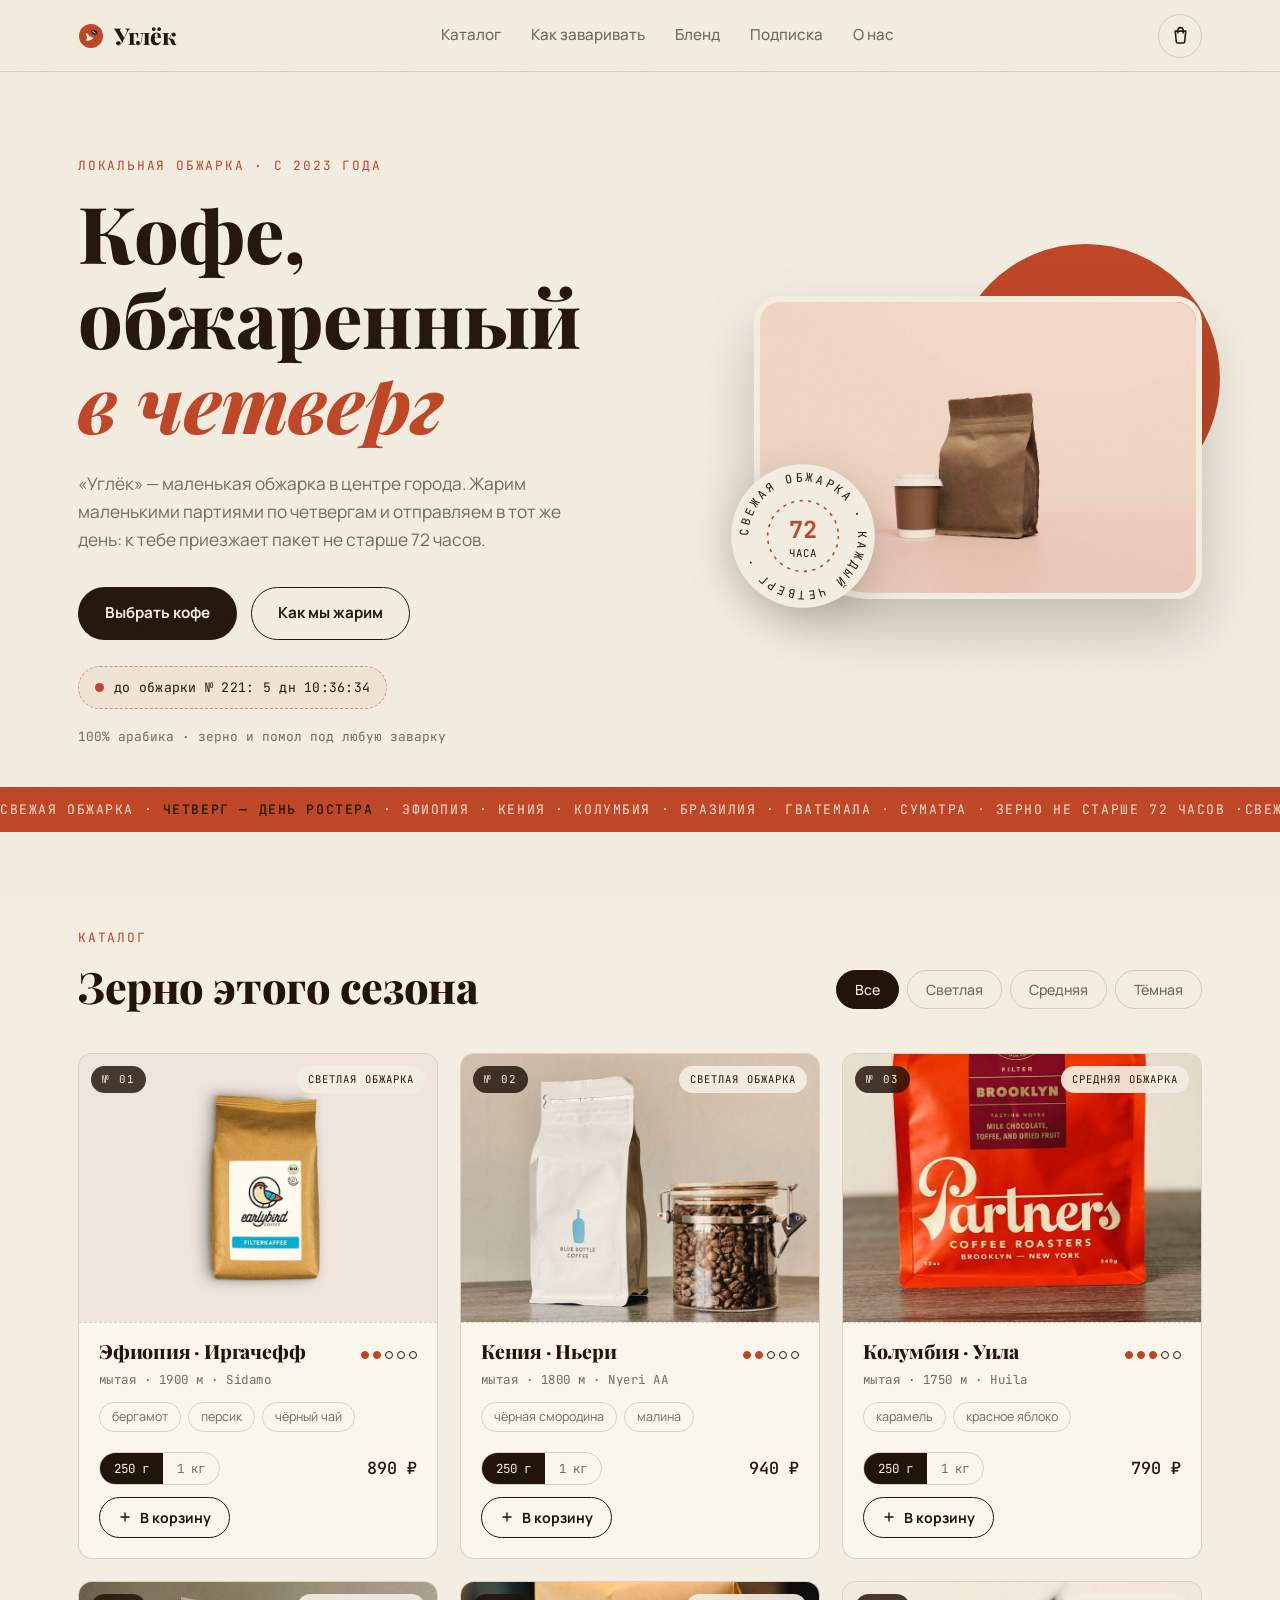
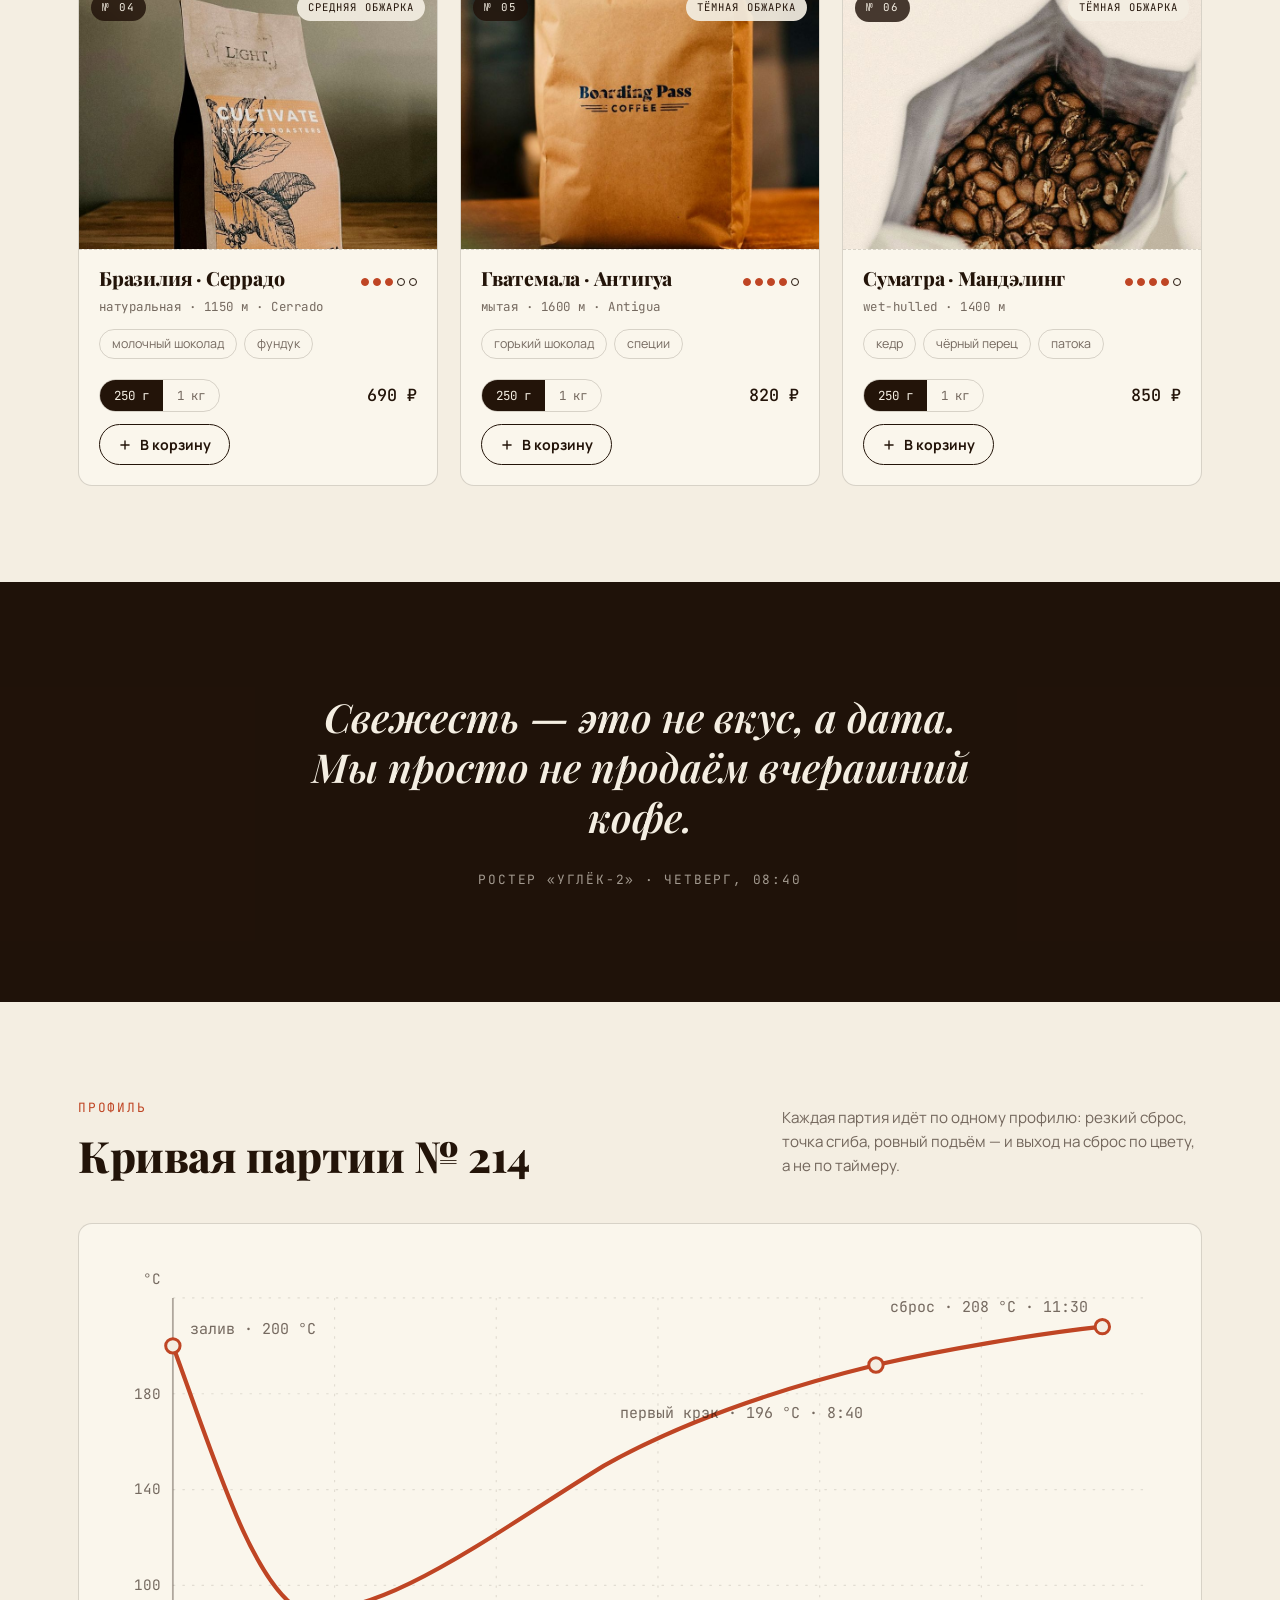
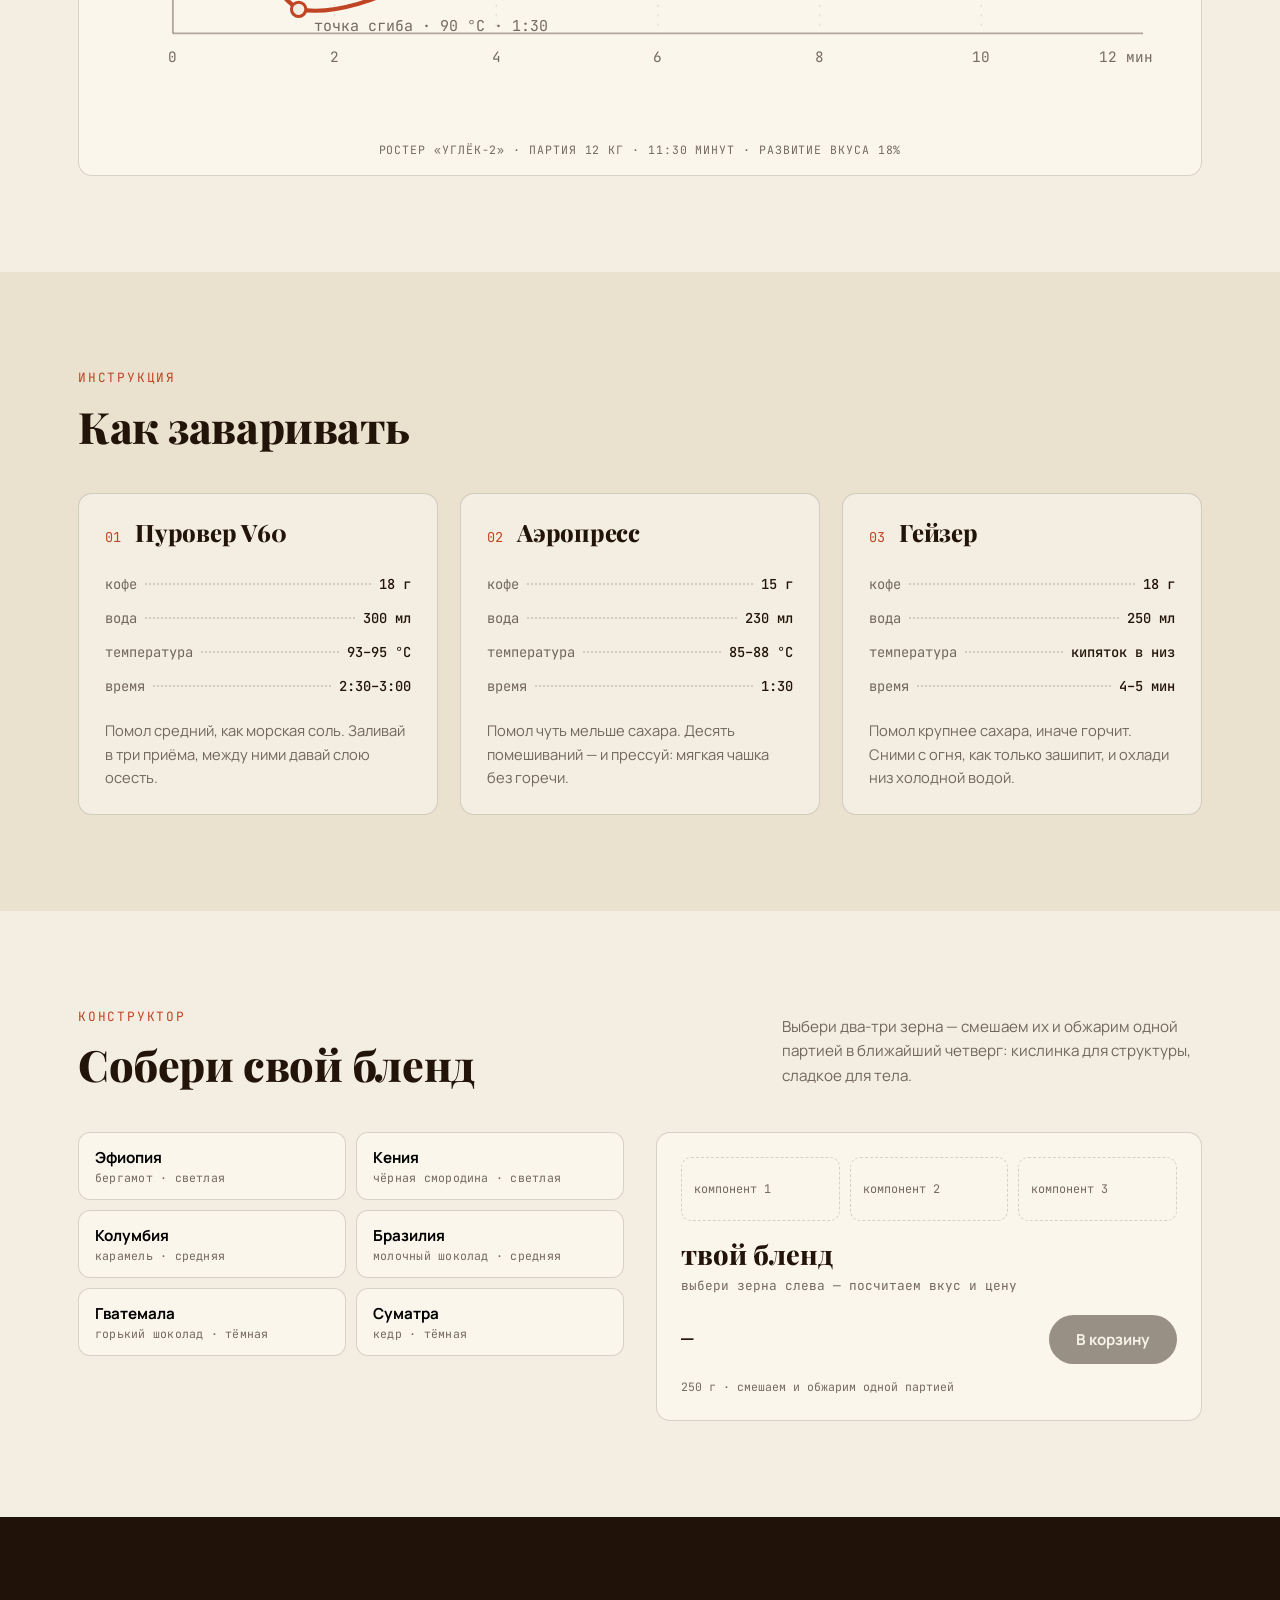
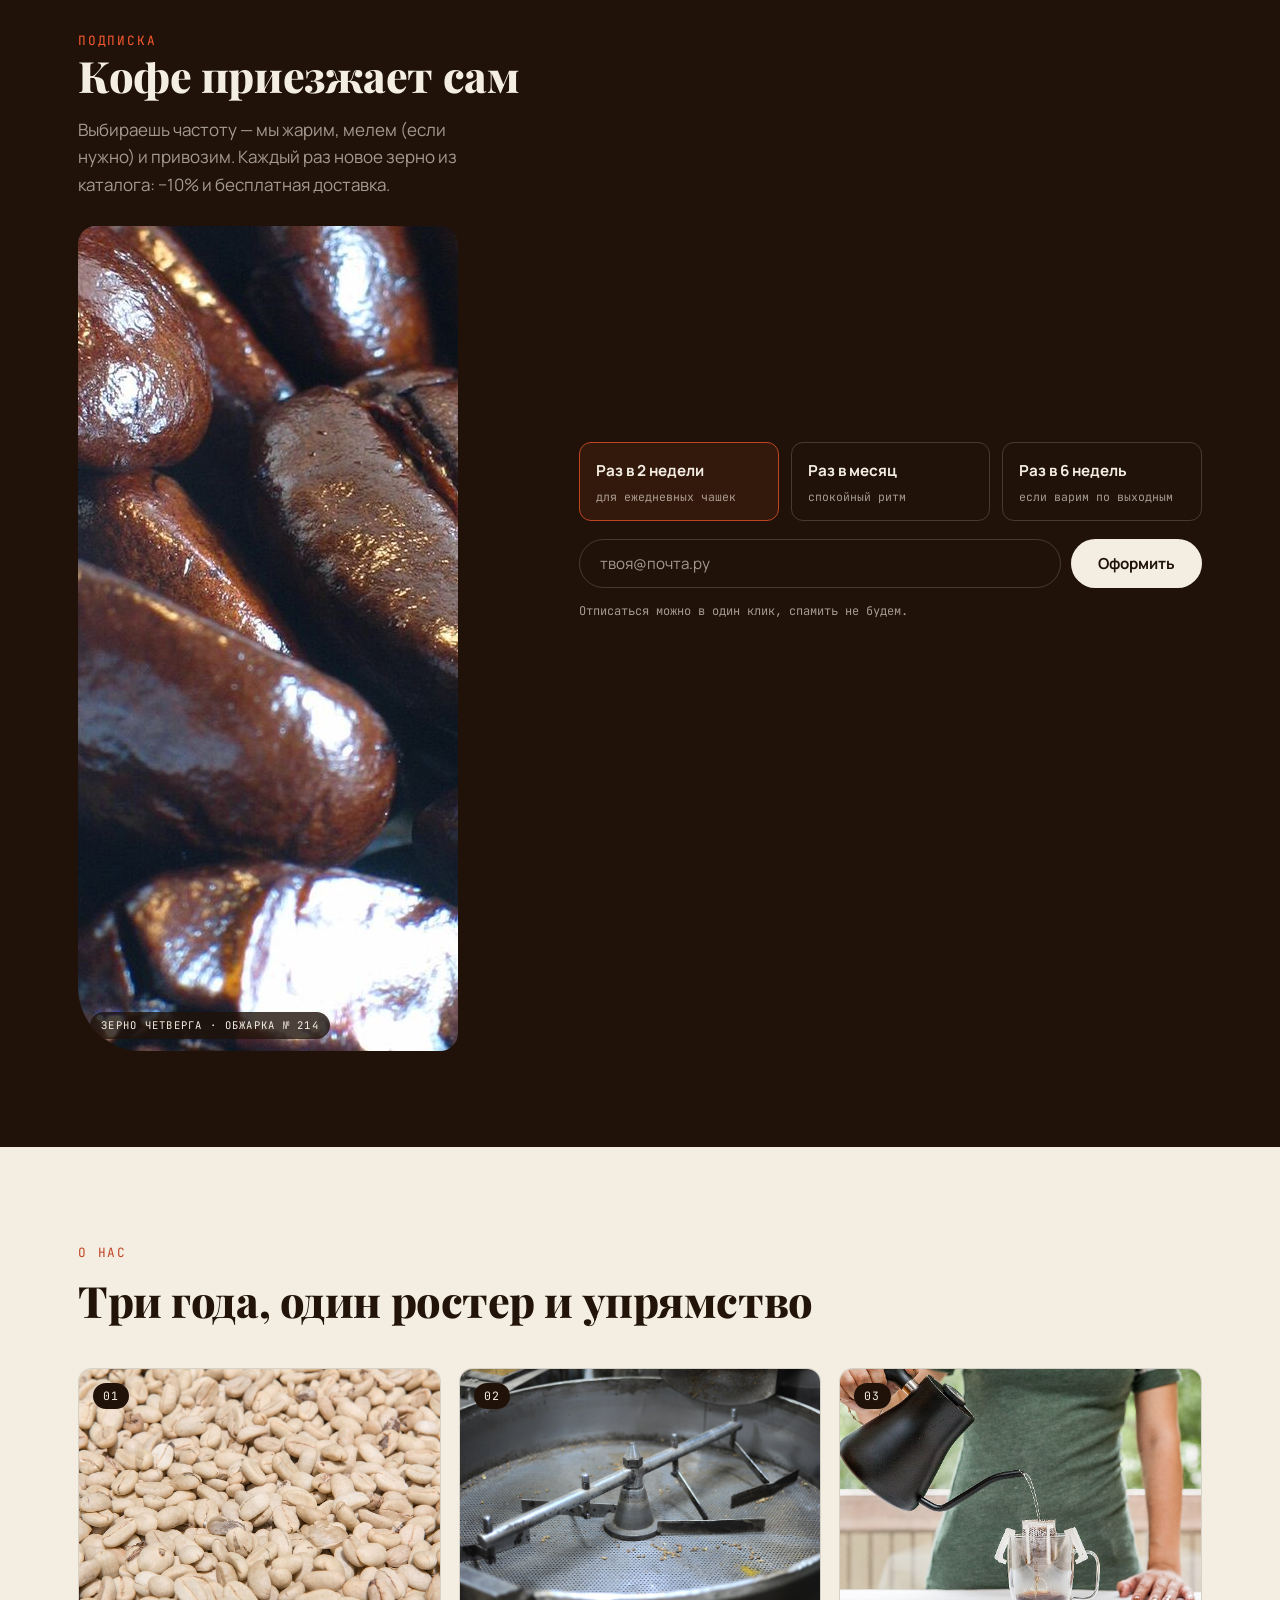
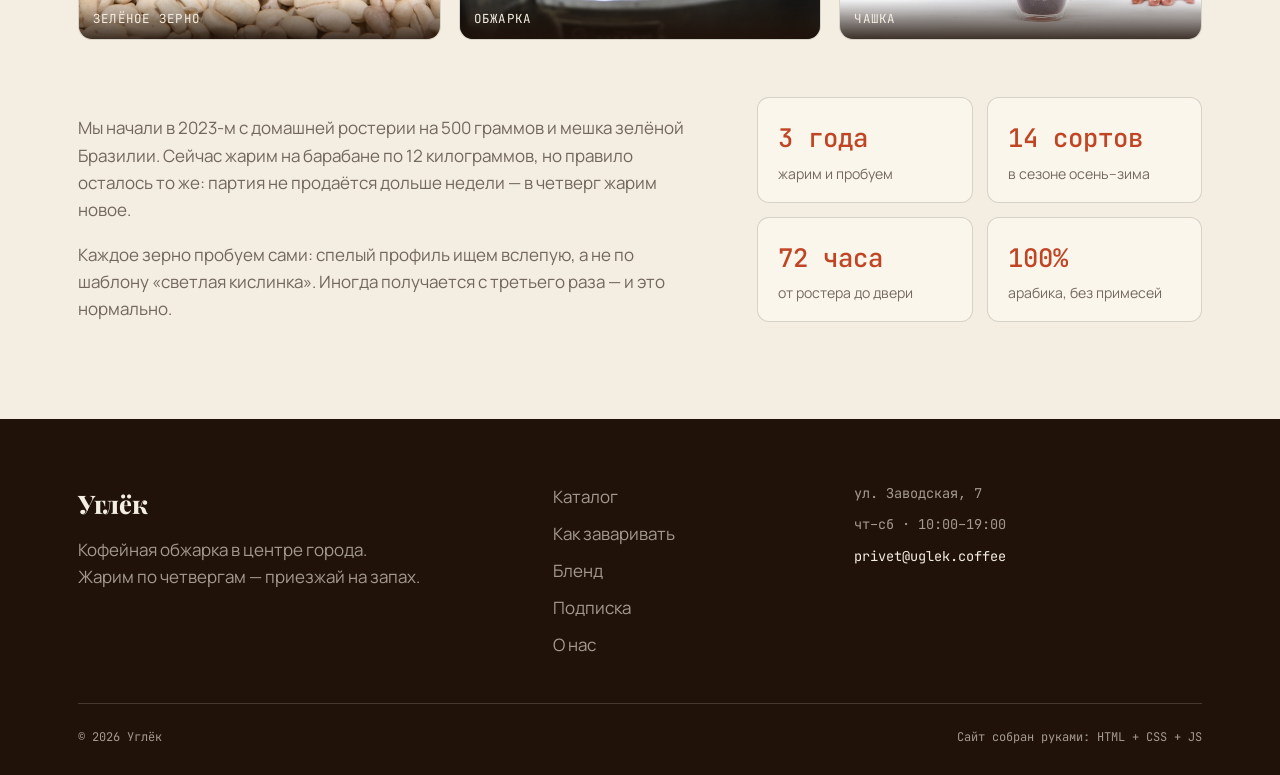
<file: projects/uglek/index.html>
<!DOCTYPE html>
<html lang="ru">
<head>
  <meta charset="UTF-8">
  <meta name="viewport" content="width=device-width, initial-scale=1.0">
  <title>Углёк — кофейная обжарка</title>
  <meta name="description" content="Углёк — маленькая кофейная обжарка. Жарим по четвергам, отправляем в тот же день: зерно не старше 72 часов.">
  <link rel="icon" type="image/svg+xml" href="favicon.svg">

  <meta property="og:type" content="website">
  <meta property="og:title" content="Углёк — кофейная обжарка">
  <meta property="og:description" content="Кофе свежей обжарки: жарим по четвергам, привозим не старше 72 часов.">
  <meta property="og:locale" content="ru_RU">

  <link rel="preconnect" href="https://fonts.googleapis.com">
  <link rel="preconnect" href="https://fonts.gstatic.com" crossorigin>
  <link href="https://fonts.googleapis.com/css2?family=Playfair+Display:ital,wght@0,600;0,800;1,600&family=Manrope:wght@400;500;700&family=JetBrains+Mono:wght@400;500&display=swap" rel="stylesheet">

  <link rel="stylesheet" href="style.css">
</head>
<body>

  <header class="site-header" id="top">
    <div class="container header-inner">
      <a class="logo" href="#top">
        <svg class="logo-mark" width="26" height="26" viewBox="0 0 26 26" fill="none" aria-hidden="true">
          <circle cx="13" cy="13" r="12" fill="var(--rust)"/>
          <path d="M7.5 10.5c1.8 2.2 1.8 4.6.6 6.9 2.6.9 6-.4 7.4-2.6-2.8-.6-4.9-2-6.3-4.6-1 .1-1.4.2-1.7.3z" fill="var(--paper)"/>
          <ellipse cx="16.2" cy="9.2" rx="3.1" ry="2.2" transform="rotate(28 16.2 9.2)" fill="var(--ink)"/>
          <path d="M14.3 7.7c.9 1.2 1.8 1.9 3.3 2.3" stroke="var(--paper)" stroke-width="1"/>
        </svg>
        <span>Углёк</span>
      </a>

      <nav class="site-nav" id="site-nav" aria-label="Основная навигация">
        <a href="#catalog">Каталог</a>
        <a href="#methods">Как заваривать</a>
        <a href="#blend">Бленд</a>
        <a href="#sub">Подписка</a>
        <a href="#about">О нас</a>
      </nav>

      <div class="header-actions">
        <button class="cart-btn" type="button" id="cart-btn" aria-label="Корзина">
          <svg width="21" height="21" viewBox="0 0 24 24" fill="none" aria-hidden="true">
            <path d="M6 7h12l-1.2 12.2a1.5 1.5 0 0 1-1.5 1.3H8.7a1.5 1.5 0 0 1-1.5-1.3L6 7z"
                  stroke="currentColor" stroke-width="1.8" stroke-linejoin="round"/>
            <path d="M9 9V6a3 3 0 0 1 6 0v3" stroke="currentColor" stroke-width="1.8" stroke-linecap="round"/>
          </svg>
          <span class="cart-count" id="cart-count" hidden>0</span>
        </button>
        <button class="burger" type="button" id="burger" aria-label="Меню" aria-expanded="false">
          <span></span><span></span>
        </button>
      </div>
    </div>
  </header>

  <main>

    <!-- ===== Приветствие ===== -->
    <section class="hero">
      <div class="container hero-grid">
        <div class="hero-copy">
          <p class="kicker mono">Локальная обжарка · с 2023 года</p>
          <h1 class="hero-title">Кофе, обжаренный <em>в&nbsp;четверг</em></h1>
          <p class="hero-text">
            «Углёк» — маленькая обжарка в центре города. Жарим маленькими
            партиями по четвергам и отправляем в тот же день: к тебе приезжает
            пакет не старше 72 часов.
          </p>
          <div class="hero-actions">
            <a class="btn btn-solid" href="#catalog">Выбрать кофе</a>
            <a class="btn btn-ghost" href="#about">Как мы жарим</a>
          </div>
          <div class="hero-countdown mono" role="timer" id="roast-countdown">
            <span class="cd-dot" aria-hidden="true"></span>
            <span id="cd-text">считаем до четверга…</span>
          </div>
          <p class="hero-note mono">100% арабика · зерно и помол под любую заварку</p>
        </div>

        <!-- Фото: Unsplash (свободная лицензия) -->
        <div class="hero-art">
          <div class="hero-photo-wrap">
            <img class="hero-photo" src="img/hero-bag.jpg"
                 alt="Пачка свежеобжаренного кофе рядом с чашкой" width="1000" height="667"
                 fetchpriority="high" decoding="async">
          </div>
          <div class="hero-stamp" aria-hidden="true">
            <svg viewBox="0 0 140 140">
              <defs>
                <path id="stamp-circ" d="M70,70 m-51,0 a51,51 0 1,1 102,0 a51,51 0 1,1 -102,0"/>
              </defs>
              <circle cx="70" cy="70" r="67" fill="var(--paper)"/>
              <g class="stamp-rotor">
                <text class="stamp-text">
                  <textPath href="#stamp-circ">свежая обжарка · каждый четверг ·</textPath>
                </text>
              </g>
              <circle cx="70" cy="70" r="33" fill="none" stroke="var(--rust)" stroke-width="1.5" stroke-dasharray="3 5"/>
              <text x="70" y="72" text-anchor="middle" class="stamp-num mono">72</text>
              <text x="70" y="90" text-anchor="middle" class="stamp-unit mono">часа</text>
            </svg>
          </div>
        </div>
      </div>
    </section>

    <!-- ===== бегущая строка ===== -->
    <div class="ticker" aria-hidden="true">
      <div class="ticker-track mono">
        <span>Свежая обжарка · <em>четверг — день ростера</em> · Эфиопия · Кения · Колумбия · Бразилия · Гватемала · Суматра · зерно не старше 72 часов · </span>
        <span>Свежая обжарка · <em>четверг — день ростера</em> · Эфиопия · Кения · Колумбия · Бразилия · Гватемала · Суматра · зерно не старше 72 часов · </span>
        <span>Свежая обжарка · <em>четверг — день ростера</em> · Эфиопия · Кения · Колумбия · Бразилия · Гватемала · Суматра · зерно не старше 72 часов · </span>
        <span>Свежая обжарка · <em>четверг — день ростера</em> · Эфиопия · Кения · Колумбия · Бразилия · Гватемала · Суматра · зерно не старше 72 часов · </span>
      </div>
    </div>

    <!-- ===== Каталог ===== -->
    <section class="section" id="catalog">
      <div class="container">
        <div class="section-head">
          <div>
            <p class="kicker mono">Каталог</p>
            <h2>Зерно этого сезона</h2>
          </div>
          <div class="filters" role="group" aria-label="Фильтр по обжарке">
            <button class="chip is-active" type="button" data-roast="all">Все</button>
            <button class="chip" type="button" data-roast="light">Светлая</button>
            <button class="chip" type="button" data-roast="medium">Средняя</button>
            <button class="chip" type="button" data-roast="dark">Тёмная</button>
          </div>
        </div>
        <div class="catalog-grid" id="catalog-grid">
          <!-- карточки рендерятся из main.js -->
        </div>
      </div>
    </section>

    <!-- ===== Интерлюдия с фото ===== -->
    <section class="interlude" aria-label="Наш ростер">
      <blockquote class="interlude-quote">
        <p>Свежесть — это не вкус, а дата.<br>Мы просто не продаём вчерашний кофе.</p>
        <cite class="mono">ростер «Углёк-2» · четверг, 08:40</cite>
      </blockquote>
    </section>

    <!-- ===== Профиль обжарки ===== -->
    <section class="section" id="roast">
      <div class="container">
        <div class="section-head">
          <div>
            <p class="kicker mono">Профиль</p>
            <h2>Кривая партии № 214</h2>
          </div>
          <p class="section-lead">Каждая партия идёт по одному профилю: резкий сброс, точка сгиба, ровный подъём — и выход на сброс по цвету, а не по таймеру.</p>
        </div>
        <figure class="roast-chart reveal">
          <svg viewBox="0 0 900 400" role="img"
               aria-label="Кривая обжарки: залив 200 градусов, точка сгиба 90, первый крэк 196, сброс 208">
            <!-- сетка -->
            <g class="grid-lines">
              <line x1="60" y1="40"  x2="870" y2="40"/>
              <line x1="60" y1="120" x2="870" y2="120"/>
              <line x1="60" y1="200" x2="870" y2="200"/>
              <line x1="60" y1="280" x2="870" y2="280"/>
              <line x1="195" y1="40" x2="195" y2="320"/>
              <line x1="330" y1="40" x2="330" y2="320"/>
              <line x1="465" y1="40" x2="465" y2="320"/>
              <line x1="600" y1="40" x2="600" y2="320"/>
              <line x1="735" y1="40" x2="735" y2="320"/>
            </g>
            <!-- оси -->
            <line class="axis" x1="60" y1="40" x2="60" y2="320"/>
            <line class="axis" x1="60" y1="320" x2="870" y2="320"/>
            <!-- подписи осей -->
            <g class="ax-lbl" text-anchor="end">
              <text x="50" y="28">°C</text>
              <text x="50" y="124">180</text>
              <text x="50" y="204">140</text>
              <text x="50" y="284">100</text>
            </g>
            <g class="ax-lbl" text-anchor="middle">
              <text x="60"  y="344">0</text>
              <text x="195" y="344">2</text>
              <text x="330" y="344">4</text>
              <text x="465" y="344">6</text>
              <text x="600" y="344">8</text>
              <text x="735" y="344">10</text>
              <text x="856" y="344">12 мин</text>
            </g>
            <!-- кривая -->
            <path class="curve-line" pathLength="1"
                  d="M60,80 C95,175 125,275 165,300 C230,312 330,235 420,180 C500,135 590,110 647,96 C700,84 780,70 836,64"/>
            <!-- точки -->
            <circle class="curve-dot" style="transition-delay:.35s" cx="60"  cy="80"  r="6"/>
            <circle class="curve-dot" style="transition-delay:.9s"  cx="165" cy="300" r="6"/>
            <circle class="curve-dot" style="transition-delay:1.9s" cx="647" cy="96"  r="6"/>
            <circle class="curve-dot" style="transition-delay:2.55s" cx="836" cy="64" r="6"/>
            <!-- подписи этапов -->
            <text class="curve-lbl" style="transition-delay:.5s"  x="74"  y="70"  text-anchor="start">залив · 200 °C</text>
            <text class="curve-lbl" style="transition-delay:1.1s" x="178" y="318" text-anchor="start">точка сгиба · 90 °C · 1:30</text>
            <text class="curve-lbl" style="transition-delay:2.1s" x="636" y="140" text-anchor="end">первый крэк · 196 °C · 8:40</text>
            <text class="curve-lbl" style="transition-delay:2.7s" x="824" y="52"  text-anchor="end">сброс · 208 °C · 11:30</text>
          </svg>
          <figcaption class="mono">ростер «Углёк-2» · партия 12 кг · 11:30 минут · развитие вкуса 18%</figcaption>
        </figure>
      </div>
    </section>

    <!-- ===== Методы заваривания ===== -->
    <section class="section section-alt" id="methods">
      <div class="container">
        <div class="section-head">
          <div>
            <p class="kicker mono">Инструкция</p>
            <h2>Как заваривать</h2>
          </div>
        </div>
        <div class="methods-grid">
          <article class="method">
            <div class="method-head">
              <span class="method-num mono">01</span>
              <h3>Пуровер V60</h3>
            </div>
            <ul class="spec-list mono">
              <li><span>кофе</span><i class="dots"></i><b>18 г</b></li>
              <li><span>вода</span><i class="dots"></i><b>300 мл</b></li>
              <li><span>температура</span><i class="dots"></i><b>93–95 °C</b></li>
              <li><span>время</span><i class="dots"></i><b>2:30–3:00</b></li>
            </ul>
            <p>Помол средний, как морская соль. Заливай в три приёма, между ними давай слою осесть.</p>
          </article>
          <article class="method">
            <div class="method-head">
              <span class="method-num mono">02</span>
              <h3>Аэропресс</h3>
            </div>
            <ul class="spec-list mono">
              <li><span>кофе</span><i class="dots"></i><b>15 г</b></li>
              <li><span>вода</span><i class="dots"></i><b>230 мл</b></li>
              <li><span>температура</span><i class="dots"></i><b>85–88 °C</b></li>
              <li><span>время</span><i class="dots"></i><b>1:30</b></li>
            </ul>
            <p>Помол чуть мельше сахара. Десять помешиваний — и прессуй: мягкая чашка без горечи.</p>
          </article>
          <article class="method">
            <div class="method-head">
              <span class="method-num mono">03</span>
              <h3>Гейзер</h3>
            </div>
            <ul class="spec-list mono">
              <li><span>кофе</span><i class="dots"></i><b>18 г</b></li>
              <li><span>вода</span><i class="dots"></i><b>250 мл</b></li>
              <li><span>температура</span><i class="dots"></i><b>кипяток в низ</b></li>
              <li><span>время</span><i class="dots"></i><b>4–5 мин</b></li>
            </ul>
            <p>Помол крупнее сахара, иначе горчит. Сними с огня, как только зашипит, и охлади низ холодной водой.</p>
          </article>
        </div>
      </div>
    </section>

    <!-- ===== Конструктор блендов ===== -->
    <section class="section" id="blend">
      <div class="container">
        <div class="section-head">
          <div>
            <p class="kicker mono">Конструктор</p>
            <h2>Собери свой бленд</h2>
          </div>
          <p class="section-lead">Выбери два-три зерна — смешаем их и обжарим одной партией в ближайший четверг: кислинка для структуры, сладкое для тела.</p>
        </div>
        <div class="blend-grid">
          <div class="blend-origins reveal">
            <div class="origin-chips" id="origin-chips">
              <!-- кнопки зерна рендерятся из main.js -->
            </div>
          </div>
          <div class="blend-panel reveal">
            <div class="blend-slots" id="blend-slots" aria-label="Состав бленда">
              <button class="blend-slot" type="button" data-k="0"></button>
              <button class="blend-slot" type="button" data-k="1"></button>
              <button class="blend-slot" type="button" data-k="2"></button>
            </div>
            <p class="blend-name" id="blend-name">твой бленд</p>
            <p class="blend-notes mono" id="blend-notes">выбери зерна слева — посчитаем вкус и цену</p>
            <div class="blend-buy">
              <span class="blend-price mono" id="blend-price">—</span>
              <button class="btn btn-solid" id="blend-add" type="button" disabled>В корзину</button>
            </div>
            <p class="blend-hint mono" id="blend-hint">250 г · смешаем и обжарим одной партией</p>
          </div>
        </div>
      </div>
    </section>

    <!-- ===== Подписка ===== -->
    <section class="section section-dark" id="sub">
      <div class="container sub-grid">
        <div class="sub-copy">
          <p class="kicker mono">Подписка</p>
          <h2>Кофе приезжает сам</h2>
          <p>
            Выбираешь частоту — мы жарим, мелем (если нужно) и привозим.
            Каждый раз новое зерно из каталога: −10% и бесплатная доставка.
          </p>
          <!-- Фото: Wikimedia Commons (André Karwath, CC BY-SA) -->
          <figure class="sub-photo">
            <img src="img/beans-roasted.jpg" alt="Свежеобжаренные кофейные зёрна крупным планом" loading="lazy" width="1100" height="825">
            <figcaption class="mono">зерно четверга · обжарка № 214</figcaption>
          </figure>
        </div>
        <form class="sub-form" id="sub-form" novalidate>
          <div class="freq-cards" role="radiogroup" aria-label="Как часто привозить кофе">
            <label class="freq-card">
              <input type="radio" name="freq" value="2 недели" checked>
              <span class="freq-title">Раз в 2 недели</span>
              <span class="freq-hint mono">для ежедневных чашек</span>
            </label>
            <label class="freq-card">
              <input type="radio" name="freq" value="месяц">
              <span class="freq-title">Раз в месяц</span>
              <span class="freq-hint mono">спокойный ритм</span>
            </label>
            <label class="freq-card">
              <input type="radio" name="freq" value="6 недель">
              <span class="freq-title">Раз в 6 недель</span>
              <span class="freq-hint mono">если варим по выходным</span>
            </label>
          </div>
          <div class="sub-input">
            <input type="email" name="email" placeholder="твоя@почта.ру" required
                   aria-label="Электронная почта" autocomplete="email">
            <button class="btn btn-solid" type="submit">Оформить</button>
          </div>
          <p class="sub-note mono">Отписаться можно в один клик, спамить не будем.</p>
        </form>
      </div>
    </section>

    <!-- ===== О нас ===== -->
    <section class="section" id="about">
      <div class="container">
        <div class="section-head">
          <div>
            <p class="kicker mono">О нас</p>
            <h2>Три года, один ростер и упрямство</h2>
          </div>
        </div>
        <!-- Фото: Wikimedia Commons (зелёное зерно, лоток ростера, пуровер) -->
        <ol class="process">
          <li class="process-step">
            <img src="img/beans.jpg" alt="Зелёные кофейные зёрна" loading="lazy">
            <span class="process-num mono">01</span>
            <span class="process-cap mono">зелёное зерно</span>
          </li>
          <li class="process-step">
            <img src="img/roast.jpg" alt="Лоток ростера со свежеобжаренным зерном" loading="lazy">
            <span class="process-num mono">02</span>
            <span class="process-cap mono">обжарка</span>
          </li>
          <li class="process-step">
            <img src="img/pourover.jpg" alt="Заваривание пуровера — чайник льёт воду в воронку" loading="lazy">
            <span class="process-num mono">03</span>
            <span class="process-cap mono">чашка</span>
          </li>
        </ol>
        <div class="about-grid">
        <div class="about-copy">
          <p>
            Мы начали в 2023-м с домашней ростерии на 500 граммов и мешка
            зелёной Бразилии. Сейчас жарим на барабане по 12 килограммов,
            но правило осталось то же: партия не продаётся дольше недели —
            в четверг жарим новое.
          </p>
          <p>
            Каждое зерно пробуем сами: спелый профиль ищем вслепую, а не по
            шаблону «светлая кислинка». Иногда получается с третьего раза —
            и это нормально.
          </p>
        </div>
        <dl class="facts">
          <div class="fact">
            <dt class="mono">3 года</dt>
            <dd>жарим и пробуем</dd>
          </div>
          <div class="fact">
            <dt class="mono">14 сортов</dt>
            <dd>в сезоне осень–зима</dd>
          </div>
          <div class="fact">
            <dt class="mono">72 часа</dt>
            <dd>от ростера до двери</dd>
          </div>
          <div class="fact">
            <dt class="mono">100%</dt>
            <dd>арабика, без примесей</dd>
          </div>
        </dl>
        </div>
      </div>
    </section>

  </main>

  <footer class="site-footer">
    <div class="container">
      <div class="footer-top">
        <div class="footer-brand">
          <span class="footer-logo">Углёк</span>
          <p>Кофейная обжарка в центре города.<br>Жарим по четвергам — приезжай на запах.</p>
        </div>
        <nav class="footer-nav" aria-label="Навигация в подвале">
          <a href="#catalog">Каталог</a>
          <a href="#methods">Как заваривать</a>
          <a href="#blend">Бленд</a>
          <a href="#sub">Подписка</a>
          <a href="#about">О нас</a>
        </nav>
        <div class="footer-contacts mono">
          <span>ул. Заводская, 7</span>
          <span>чт–сб · 10:00–19:00</span>
          <a href="mailto:privet@uglek.coffee">privet@uglek.coffee</a>
        </div>
      </div>
      <div class="footer-bottom mono">
        <span>© <span id="year">2026</span> Углёк</span>
        <span>Сайт собран руками: HTML + CSS + JS</span>
      </div>
    </div>
  </footer>

  <div class="toast mono" id="toast" role="status" aria-live="polite"></div>

  <script src="main.js"></script>
</body>
</html>
</file>
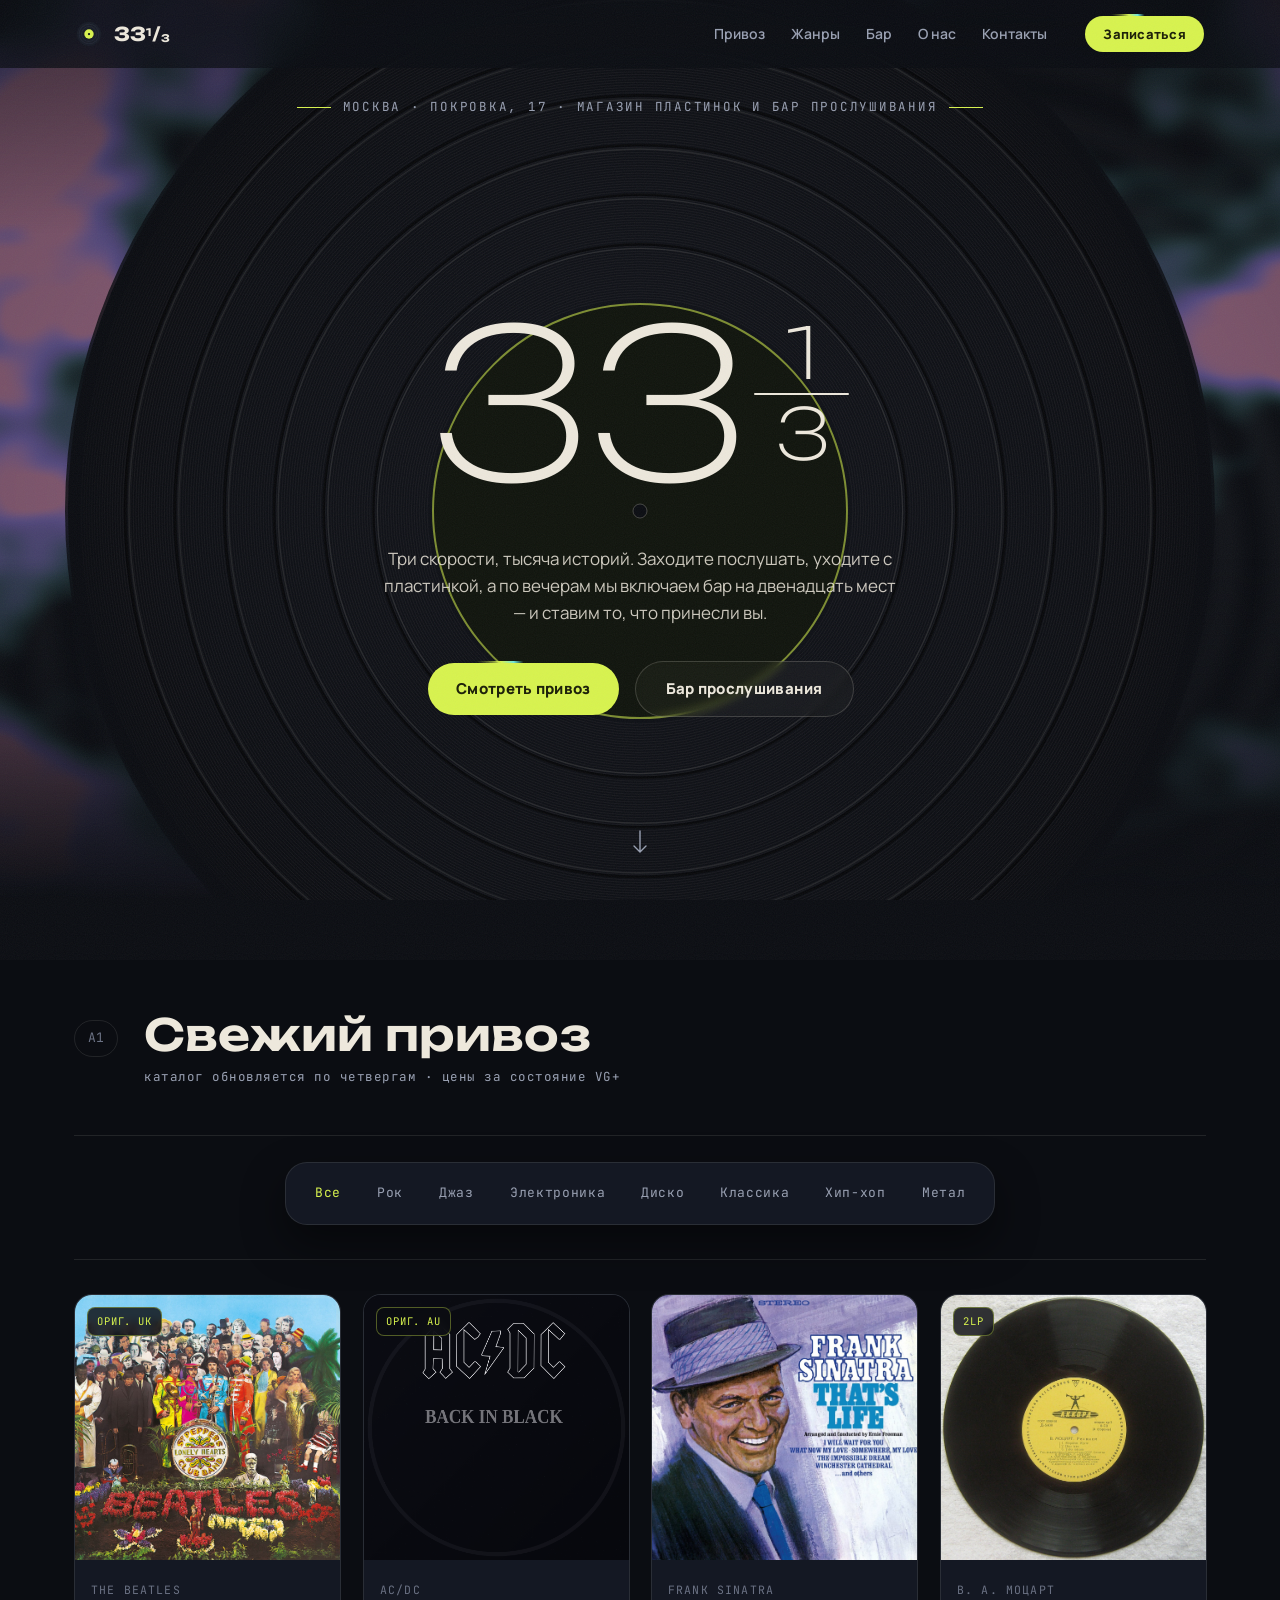
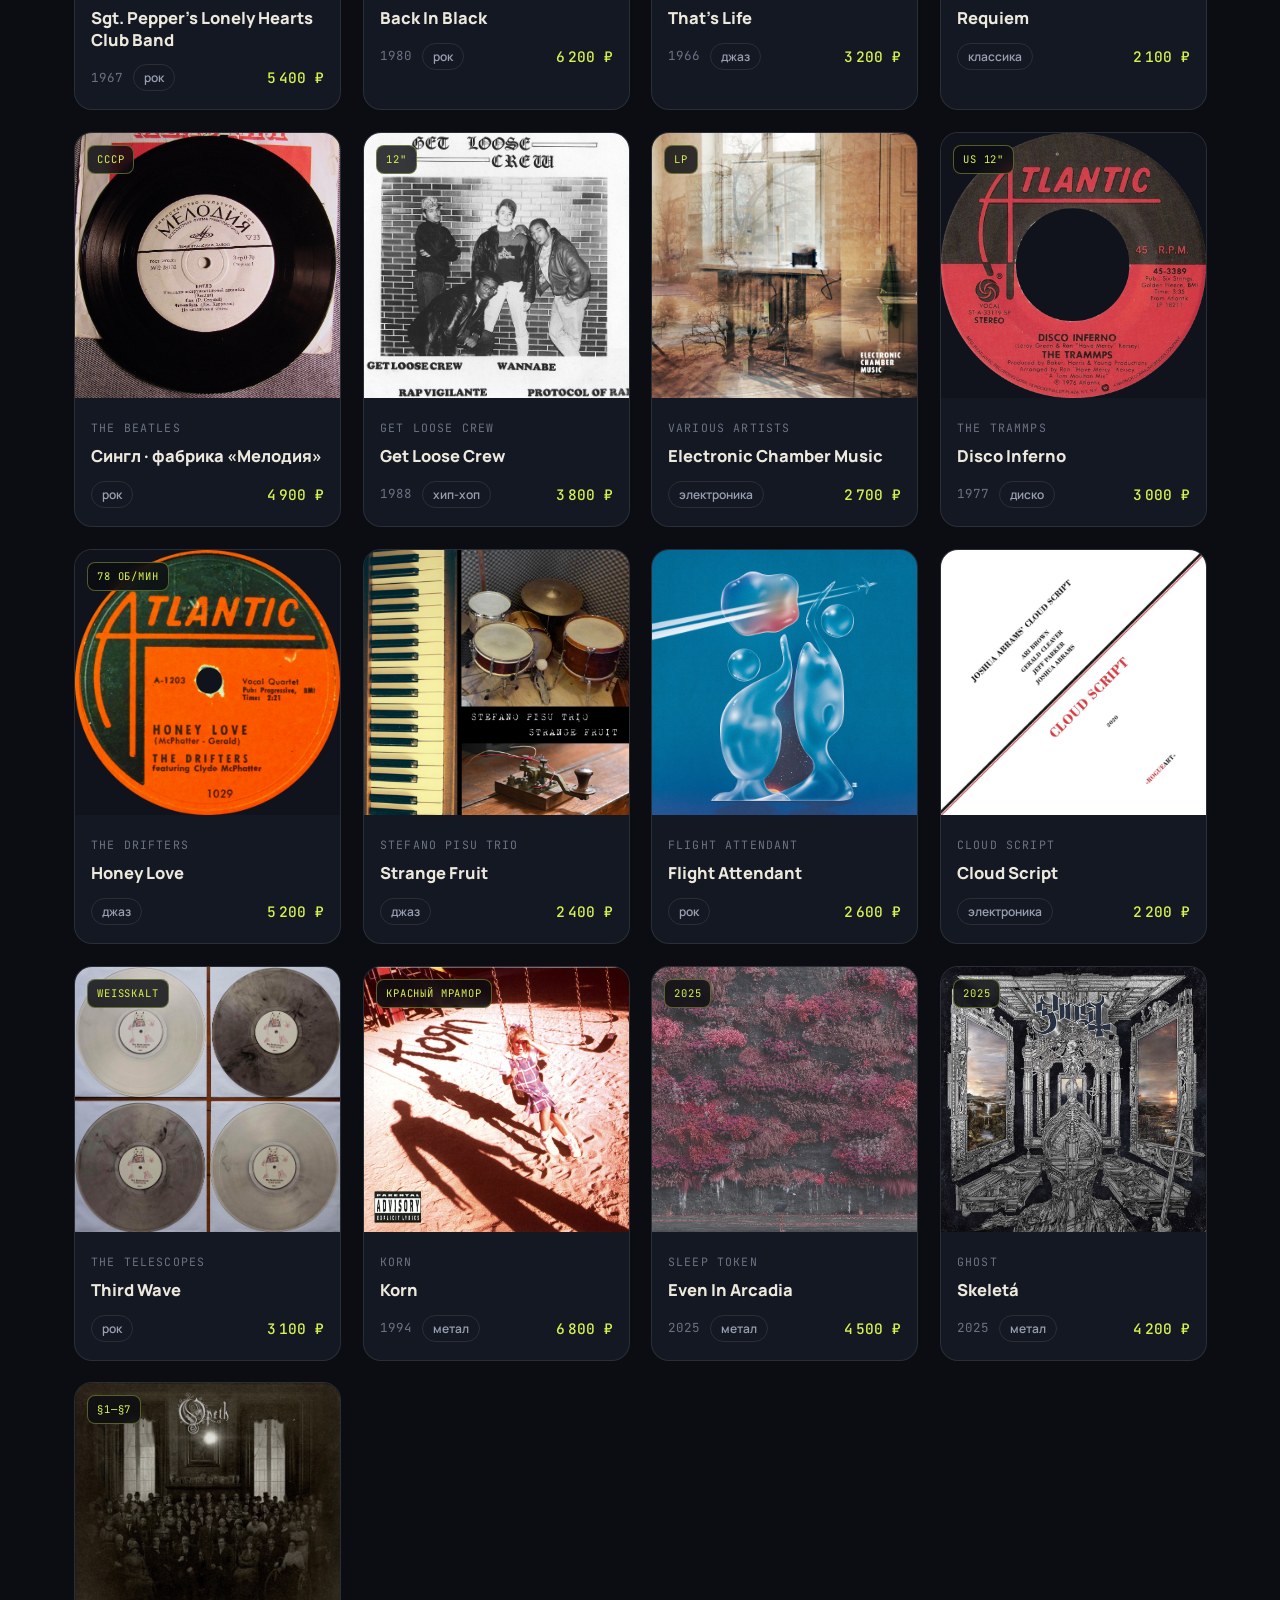
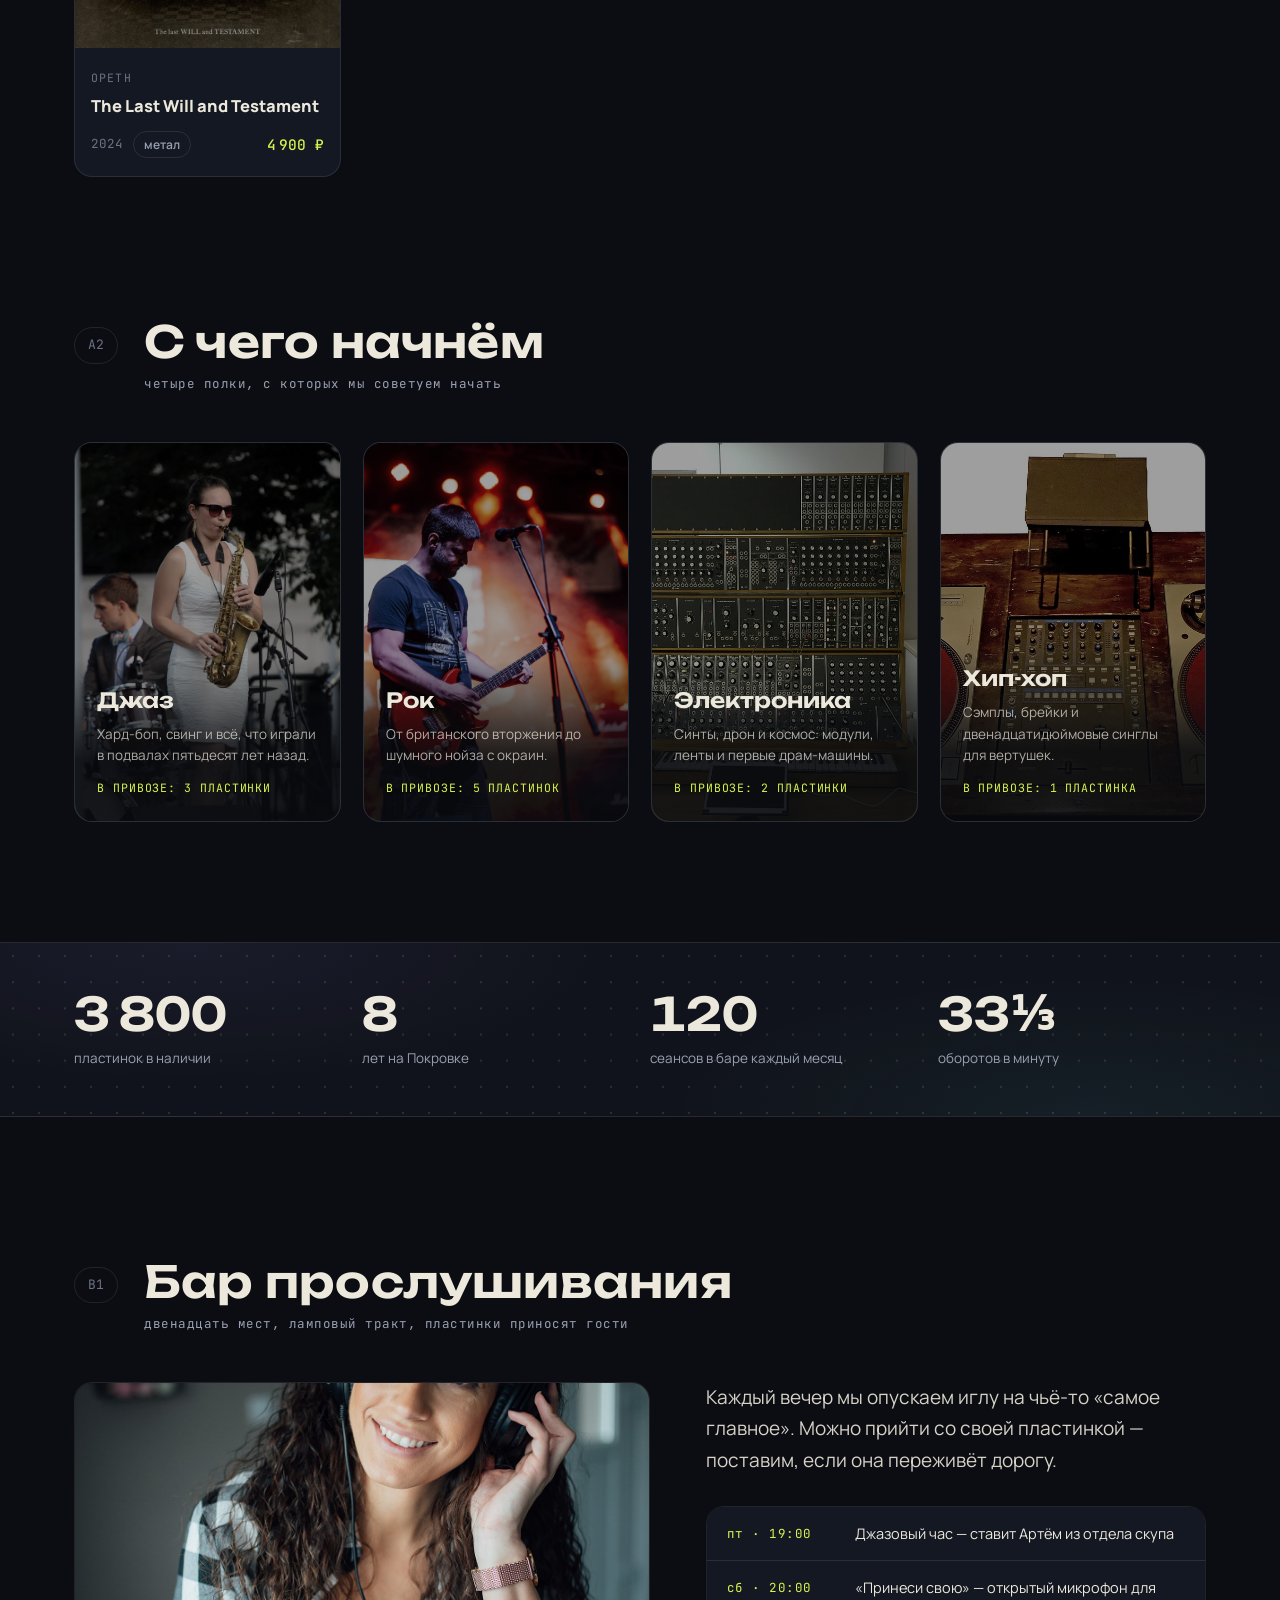
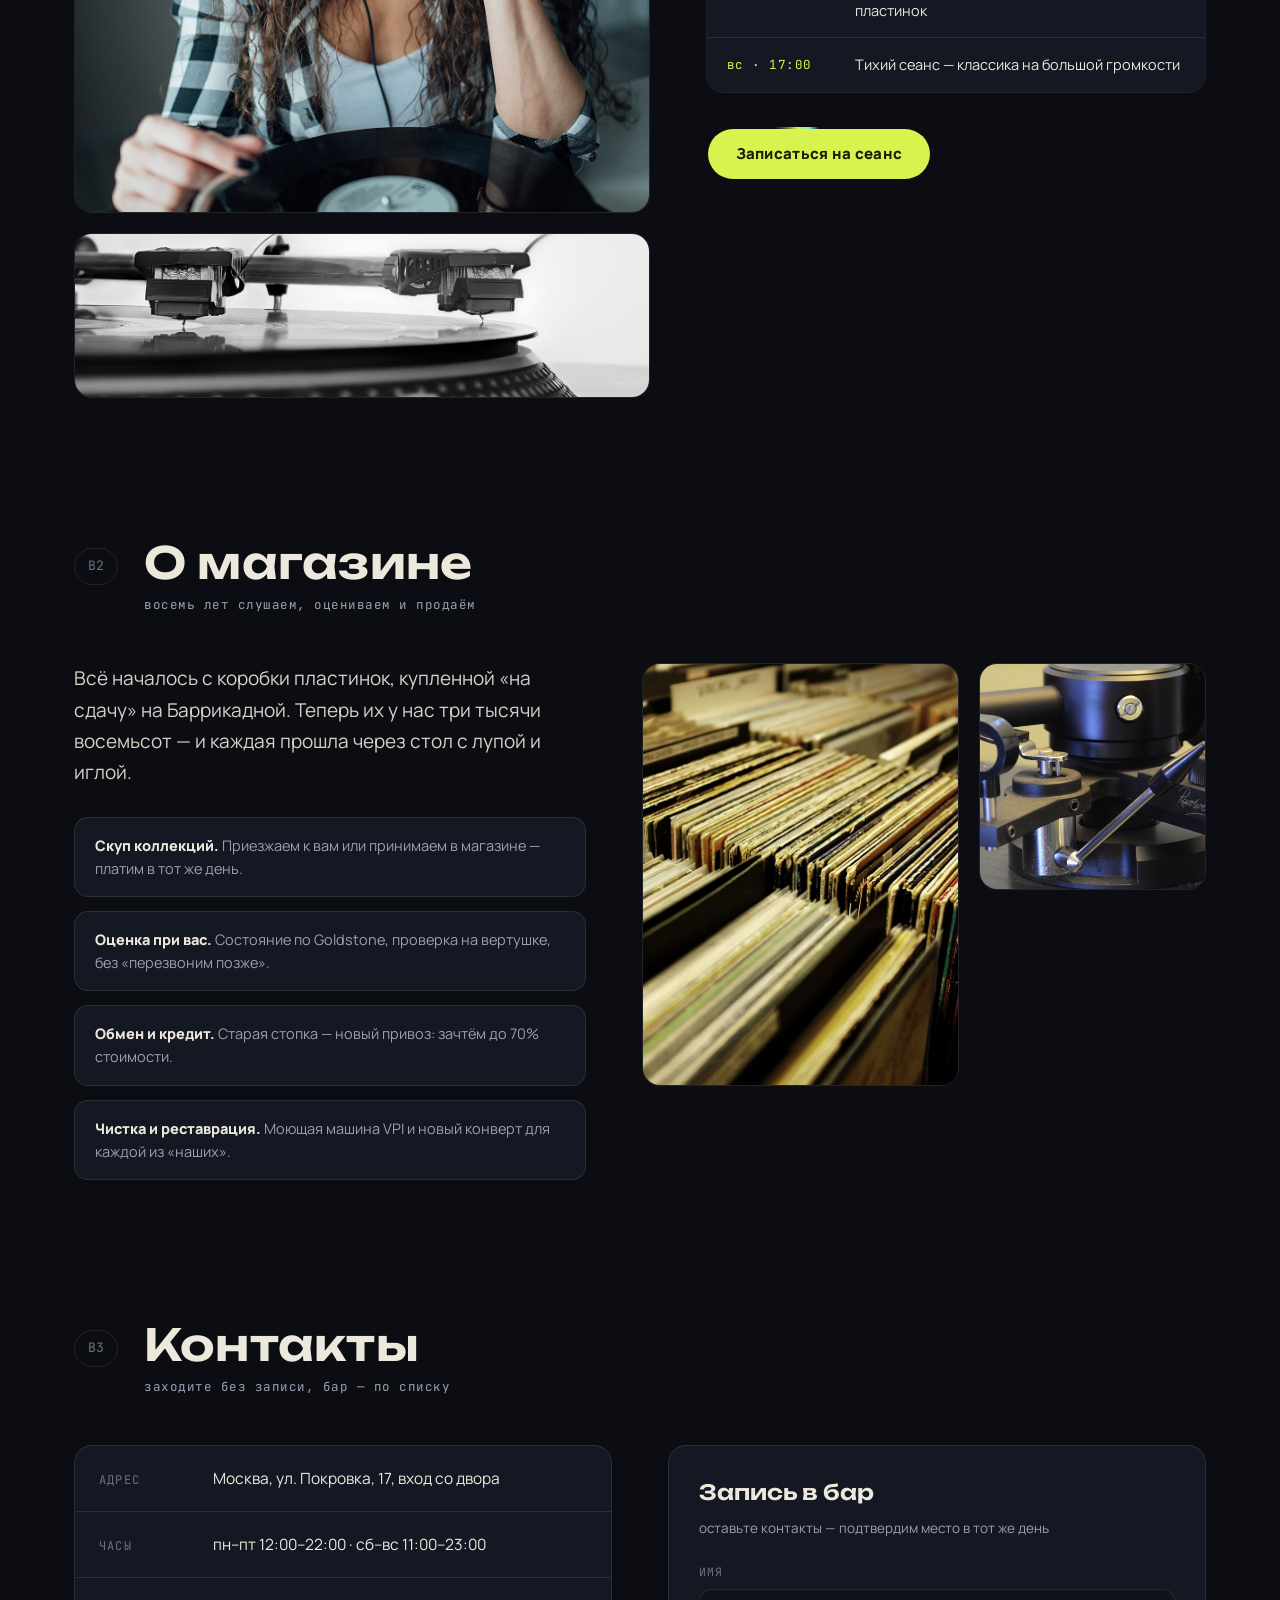
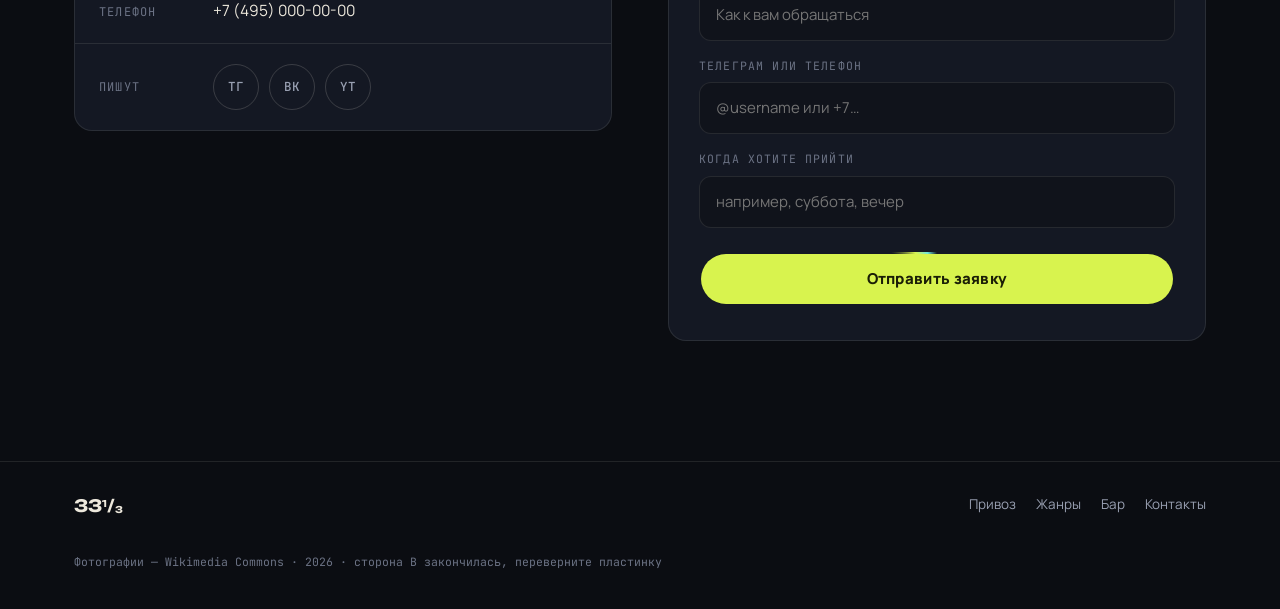
<file: projects/vinyl/index.html>
<!DOCTYPE html>
<html lang="ru">
<head>
  <meta charset="UTF-8">
  <meta name="viewport" content="width=device-width, initial-scale=1.0">
  <title>33⅓ — магазин пластинок и бар прослушивания</title>
  <meta name="description" content="33⅓ — магазин виниловых пластинок и бар прослушивания на Покровке. Свежий привоз по четвергам, скуп коллекций, сеансы на ламповом тракте.">
  <link rel="icon" type="image/svg+xml" href="favicon.svg">

  <meta property="og:type" content="website">
  <meta property="og:title" content="33⅓ — магазин пластинок и бар прослушивания">
  <meta property="og:description" content="Три скорости, тысяча историй. Привоз по четвергам, бар на 12 мест, скуп и оценка коллекций.">
  <meta property="og:locale" content="ru_RU">

  <link rel="preconnect" href="https://fonts.googleapis.com">
  <link rel="preconnect" href="https://fonts.gstatic.com" crossorigin>
  <link href="https://fonts.googleapis.com/css2?family=Unbounded:wght@200..900&family=Manrope:wght@400;500;600;800&family=JetBrains+Mono:wght@400;500&display=swap" rel="stylesheet">

  <link rel="stylesheet" href="style.css">
</head>
<body id="top">

  <div class="noise" aria-hidden="true"></div>
  <canvas id="spark-canvas" aria-hidden="true"></canvas>

  <header class="site-header" id="site-header">
    <div class="container header-inner">
      <a class="logo" href="#top" aria-label="33⅓ — на главную">
        <svg class="logo-mark" width="30" height="30" viewBox="0 0 64 64" aria-hidden="true">
          <circle cx="32" cy="32" r="26" fill="#171B26"/>
          <circle cx="32" cy="32" r="21" fill="none" stroke="#242A38" stroke-width="1.5"/>
          <circle cx="32" cy="32" r="16" fill="none" stroke="#242A38" stroke-width="1.5"/>
          <circle cx="32" cy="32" r="10" fill="#D8F34E"/>
          <circle cx="32" cy="32" r="2.4" fill="#0B0D12"/>
        </svg>
        <span class="logo-word">33<sup>1</sup>/<sub>3</sub></span>
      </a>

      <nav class="site-nav" id="site-nav" aria-label="Основная навигация">
        <a href="#fresh">Привоз</a>
        <a href="#genres">Жанры</a>
        <a href="#bar">Бар</a>
        <a href="#about">О нас</a>
        <a href="#contacts">Контакты</a>
      </nav>

      <a class="btn btn-star btn-sm header-cta" href="#contacts">Записаться</a>
      <button class="burger" id="nav-burger" aria-label="Меню" aria-expanded="false">
        <span></span><span></span><span></span>
      </button>
    </div>
  </header>

  <!-- ============ ХИРО — пластинка с заголовком на лейбле ============ -->
  <section class="hero" id="hero">
    <canvas id="iridescence" aria-hidden="true"></canvas>
    <div class="hero-fade" aria-hidden="true"></div>

    <div class="container hero-inner">
      <p class="kicker kicker-center reveal">Москва · Покровка, 17 · магазин пластинок и бар прослушивания</p>

      <div class="disc-stage">
        <canvas id="vinyl-disc" aria-hidden="true"></canvas>
        <h1 class="hero-title" id="pressure-title" aria-label="33 и одна треть">
          <span class="px">3</span><span class="px">3</span><span class="px frac"><span class="num">1</span><span class="bar"></span><span class="den">3</span></span>
        </h1>
        <p class="hero-sub reveal">Три скорости, тысяча историй. Заходите послушать, уходите с пластинкой,
          а по вечерам мы включаем бар на двенадцать мест — и ставим то, что принесли вы.</p>
        <div class="hero-cta reveal">
          <a href="#fresh" class="btn btn-star">Смотреть привоз</a>
          <a href="#bar" class="btn btn-ghost">Бар прослушивания</a>
        </div>
      </div>
    </div>

    <a class="scroll-hint" href="#fresh" aria-label="Листайте вниз">
      <svg width="18" height="26" viewBox="0 0 18 26" fill="none" aria-hidden="true">
        <path d="M9 1v20M3 16l6 6 6-6" stroke="currentColor" stroke-width="1.4" stroke-linecap="round" stroke-linejoin="round"/>
      </svg>
    </a>
  </section>

  <!-- ============ 01 СВЕЖИЙ ПРИВОЗ ============ -->
  <section class="section" id="fresh">
    <div class="container">
      <div class="section-head reveal">
        <span class="sec-num">A1</span>
        <div>
          <h2>Свежий привоз</h2>
          <p class="sec-note">каталог обновляется по четвергам · цены за состояние VG+</p>
        </div>
      </div>

      <div class="dock-zone reveal">
        <div class="dock" id="genre-dock" role="toolbar" aria-label="Жанры">
          <button class="dock-item is-active" data-genre="all">Все</button>
          <button class="dock-item" data-genre="rock">Рок</button>
          <button class="dock-item" data-genre="jazz">Джаз</button>
          <button class="dock-item" data-genre="electronic">Электроника</button>
          <button class="dock-item" data-genre="disco">Диско</button>
          <button class="dock-item" data-genre="classic">Классика</button>
          <button class="dock-item" data-genre="hiphop">Хип-хоп</button>
          <button class="dock-item" data-genre="metal">Метал</button>
        </div>
      </div>

      <div class="chips reveal" id="genre-chips">
        <button class="chip is-active" data-genre="all">Все</button>
        <button class="chip" data-genre="rock">Рок</button>
        <button class="chip" data-genre="jazz">Джаз</button>
        <button class="chip" data-genre="electronic">Электроника</button>
        <button class="chip" data-genre="disco">Диско</button>
        <button class="chip" data-genre="classic">Классика</button>
        <button class="chip" data-genre="hiphop">Хип-хоп</button>
        <button class="chip" data-genre="metal">Метал</button>
      </div>

      <div class="cards" id="cards"></div>
      <p class="cards-empty" id="cards-empty" hidden>В этой стопке пока пусто — заглядывайте в четверг.</p>
    </div>
  </section>

  <!-- ============ 02 ЖАНРЫ ============ -->
  <section class="section" id="genres">
    <div class="container">
      <div class="section-head reveal">
        <span class="sec-num">A2</span>
        <div>
          <h2>С чего начнём</h2>
          <p class="sec-note">четыре полки, с которых мы советуем начать</p>
        </div>
      </div>

      <div class="genre-grid">
        <article class="spot genre-card reveal" data-genre="jazz" tabindex="0" role="button" aria-label="Показать джаз в привозе">
          <img src="img/genres/genre-jazz.jpg" alt="Саксофонистка на сцене" loading="lazy">
          <div class="genre-info">
            <h3>Джаз</h3>
            <p>Хард-боп, свинг и всё, что играли в подвалах пятьдесят лет назад.</p>
            <span class="genre-count" data-count-genre="jazz"></span>
          </div>
        </article>

        <article class="spot genre-card reveal" data-genre="rock" tabindex="0" role="button" aria-label="Показать рок в привозе">
          <img src="img/genres/genre-rock.jpg" alt="Гитарист на концерте" loading="lazy">
          <div class="genre-info">
            <h3>Рок</h3>
            <p>От британского вторжения до шумного нойза с окраин.</p>
            <span class="genre-count" data-count-genre="rock"></span>
          </div>
        </article>

        <article class="spot genre-card reveal" data-genre="electronic" tabindex="0" role="button" aria-label="Показать электронику в привозе">
          <img src="img/genres/genre-electronic.jpg" alt="Модульный синтезатор Moog 1973 года" loading="lazy">
          <div class="genre-info">
            <h3>Электроника</h3>
            <p>Синты, дрон и космос: модули, ленты и первые драм-машины.</p>
            <span class="genre-count" data-count-genre="electronic"></span>
          </div>
        </article>

        <article class="spot genre-card reveal" data-genre="hiphop" tabindex="0" role="button" aria-label="Показать хип-хоп в привозе">
          <img src="img/genres/genre-club.jpg" alt="Диджейская стойка с двумя вертушками" loading="lazy">
          <div class="genre-info">
            <h3>Хип-хоп</h3>
            <p>Сэмплы, брейки и двенадцатидюймовые синглы для вертушек.</p>
            <span class="genre-count" data-count-genre="hiphop"></span>
          </div>
        </article>
      </div>
    </div>
  </section>

  <!-- ============ СТАТЫ ============ -->
  <section class="stats" id="stats" aria-label="Магазин в цифрах">
    <canvas id="dot-grid" aria-hidden="true"></canvas>
    <div class="container stats-row">
      <div class="stat reveal">
        <span class="stat-num" data-count="3800">0</span>
        <span class="stat-label">пластинок в наличии</span>
      </div>
      <div class="stat reveal">
        <span class="stat-num" data-count="8">0</span>
        <span class="stat-label">лет на Покровке</span>
      </div>
      <div class="stat reveal">
        <span class="stat-num" data-count="120">0</span>
        <span class="stat-label">сеансов в баре каждый месяц</span>
      </div>
      <div class="stat reveal">
        <span class="stat-num">33⅓</span>
        <span class="stat-label">оборотов в минуту</span>
      </div>
    </div>
  </section>

  <!-- ============ 03 БАР ============ -->
  <section class="section" id="bar">
    <div class="container">
      <div class="section-head reveal">
        <span class="sec-num">B1</span>
        <div>
          <h2>Бар прослушивания</h2>
          <p class="sec-note">двенадцать мест, ламповый тракт, пластинки приносят гости</p>
        </div>
      </div>

      <div class="bar-grid">
        <div class="bar-photos">
          <figure class="tilt bar-photo-main reveal">
            <img src="img/misc/listening.jpg" alt="Гостья бара слушает пластинку в наушниках" loading="lazy">
          </figure>
          <figure class="tilt bar-photo-strip reveal">
            <img src="img/misc/needle-macro.jpg" alt="Играющая игла на дорожке пластинки, макро" loading="lazy">
          </figure>
        </div>

        <div class="bar-text">
          <p class="lead reveal">Каждый вечер мы опускаем иглу на чьё-то «самое главное». Можно прийти со своей
            пластинкой — поставим, если она переживёт дорогу.</p>
          <ul class="bar-sched reveal">
            <li><span class="sched-day">пт · 19:00</span><span>Джазовый час — ставит Артём из отдела скупа</span></li>
            <li><span class="sched-day">сб · 20:00</span><span>«Принеси свою» — открытый микрофон для пластинок</span></li>
            <li><span class="sched-day">вс · 17:00</span><span>Тихий сеанс — классика на большой громкости</span></li>
          </ul>
          <div class="reveal">
            <a class="btn btn-star" href="#contacts">Записаться на сеанс</a>
          </div>
        </div>
      </div>
    </div>
  </section>

  <!-- ============ 04 О МАГАЗИНЕ ============ -->
  <section class="section" id="about">
    <div class="container">
      <div class="section-head reveal">
        <span class="sec-num">B2</span>
        <div>
          <h2>О магазине</h2>
          <p class="sec-note">восемь лет слушаем, оцениваем и продаём</p>
        </div>
      </div>

      <div class="about-grid">
        <div class="about-text">
          <p class="lead reveal">Всё началось с коробки пластинок, купленной «на сдачу» на Баррикадной.
            Теперь их у нас три тысячи восемьсот — и каждая прошла через стол с лупой и иглой.</p>
          <ul class="about-facts reveal">
            <li><strong>Скуп коллекций.</strong> Приезжаем к вам или принимаем в магазине — платим в тот же день.</li>
            <li><strong>Оценка при вас.</strong> Состояние по Goldstone, проверка на вертушке, без «перезвоним позже».</li>
            <li><strong>Обмен и кредит.</strong> Старая стопка — новый привоз: зачтём до 70% стоимости.</li>
            <li><strong>Чистка и реставрация.</strong> Моющая машина VPI и новый конверт для каждой из «наших».</li>
          </ul>
        </div>
        <div class="about-photos">
          <figure class="tilt about-photo-a reveal">
            <img src="img/misc/store-shelves.jpg" alt="Стеллажи с пластинками в магазине" loading="lazy">
          </figure>
          <figure class="tilt about-photo-b reveal">
            <img src="img/misc/tonearm.jpg" alt="Тонарм проигрывателя крупным планом" loading="lazy">
          </figure>
        </div>
      </div>
    </div>
  </section>

  <!-- ============ 05 КОНТАКТЫ ============ -->
  <section class="section" id="contacts">
    <div class="container">
      <div class="section-head reveal">
        <span class="sec-num">B3</span>
        <div>
          <h2>Контакты</h2>
          <p class="sec-note">заходите без записи, бар — по списку</p>
        </div>
      </div>

      <div class="contacts-grid">
        <div class="contacts-info reveal">
          <div class="contact-row">
            <span class="contact-key">Адрес</span>
            <span class="contact-val">Москва, ул. Покровка, 17, вход со двора</span>
          </div>
          <div class="contact-row">
            <span class="contact-key">Часы</span>
            <span class="contact-val">пн–пт 12:00–22:00 · сб–вс 11:00–23:00</span>
          </div>
          <div class="contact-row">
            <span class="contact-key">Телефон</span>
            <span class="contact-val"><a href="tel:+74950000000">+7 (495) 000-00-00</a></span>
          </div>
          <div class="contact-row">
            <span class="contact-key">Пишут</span>
            <span class="contact-val socials">
              <a class="magnet" href="#" aria-label="Телеграм">ТГ</a>
              <a class="magnet" href="#" aria-label="Вконтакте">ВК</a>
              <a class="magnet" href="#" aria-label="Ютуб">YT</a>
            </span>
          </div>
        </div>

        <form class="book-form reveal" id="book-form" novalidate>
          <h3>Запись в бар</h3>
          <p class="form-note">оставьте контакты — подтвердим место в тот же день</p>
          <label>
            <span>Имя</span>
            <input type="text" name="name" placeholder="Как к вам обращаться" required>
          </label>
          <label>
            <span>Телеграм или телефон</span>
            <input type="text" name="contact" placeholder="@username или +7…" required>
          </label>
          <label>
            <span>Когда хотите прийти</span>
            <input type="text" name="when" placeholder="например, суббота, вечер">
          </label>
          <button type="submit" class="btn btn-star btn-wide">Отправить заявку</button>
          <p class="form-done" hidden>Заявка ушла — подтвердим место в тот же день. до встречи!</p>
        </form>
      </div>
    </div>
  </section>

  <!-- ============ «Сейчас играет» — живой треклист ============ -->
  <aside class="now-playing" id="now-playing" aria-hidden="true">
    <span class="np-disc" aria-hidden="true"></span>
    <span class="np-meta">
      <span class="np-code" id="np-code">A0</span>
      <span class="np-track" id="np-track">33⅓ — вступление</span>
    </span>
    <span class="np-progress" aria-hidden="true"><span class="np-bar" id="np-bar"></span></span>
    <button class="np-toggle" id="np-toggle" aria-label="Поставить на паузу" title="Пауза">
      <svg class="np-ic-pause" width="12" height="12" viewBox="0 0 12 12" fill="currentColor"><rect x="1.5" y="1" width="3" height="10" rx="1"/><rect x="7.5" y="1" width="3" height="10" rx="1"/></svg>
      <svg class="np-ic-play" width="12" height="12" viewBox="0 0 12 12" fill="currentColor"><path d="M2.5 1.3v9.4c0 .8.9 1.3 1.6.9l7-4.7c.6-.4.6-1.4 0-1.8l-7-4.7c-.7-.4-1.6.1-1.6.9z"/></svg>
    </button>
  </aside>

  <footer class="site-footer">
    <div class="container footer-inner">
      <span class="footer-logo">33<sup>1</sup>/<sub>3</sub></span>
      <nav class="footer-nav" aria-label="Навигация в подвале">
        <a href="#fresh">Привоз</a>
        <a href="#genres">Жанры</a>
        <a href="#bar">Бар</a>
        <a href="#contacts">Контакты</a>
      </nav>
      <p class="footer-note">Фотографии — Wikimedia Commons · <span id="year"></span> · сторона B закончилась, переверните пластинку</p>
    </div>
  </footer>

  <!-- ============ 3D-просмотрщик пластинки ============ -->
  <div class="vinyl-viewer" id="vinyl-viewer" hidden>
    <div class="vv-stage" id="vv-stage"></div>
    <p class="vv-hint" id="vv-hint"></p>
    <p class="vv-loading" id="vv-loading">Достаём пластинку с полки…</p>
    <div class="vv-ui">
      <button id="vv-pull" class="vv-main" type="button">Достать диск</button>
      <button id="vv-spin" class="is-on" type="button">Крутится 33⅓</button>
      <button id="vv-reset" type="button">Сбросить вид</button>
    </div>
    <button class="vv-close" id="vv-close" type="button" aria-label="Закрыть просмотр">
      <svg width="16" height="16" viewBox="0 0 16 16" fill="none" aria-hidden="true">
        <path d="M2 2l12 12M14 2L2 14" stroke="currentColor" stroke-width="1.6" stroke-linecap="round"/>
      </svg>
    </button>
  </div>

  <script src="js/record-factory.js"></script>
  <script src="js/iridescence.js"></script>
  <script src="js/vinyl-disc.js"></script>
  <script src="js/text-pressure.js"></script>
  <script src="js/reveal.js"></script>
  <script src="js/tilted-cards.js"></script>
  <script src="js/spotlight.js"></script>
  <script src="js/dock.js"></script>
  <script src="js/count-up.js"></script>
  <script src="js/click-spark.js"></script>
  <script src="js/magnet.js"></script>
  <script src="js/dot-grid.js"></script>
  <script src="js/vinyl-viewer.js"></script>
  <script src="main.js"></script>
</body>
</html>
</file>
<file: projects/mozgobum/css/style.css>
/* ============ МОЗГОБУМ! — стили UI ============ */
* { margin: 0; padding: 0; box-sizing: border-box; -webkit-tap-highlight-color: transparent; }

html, body {
  width: 100%; height: 100%;
  overflow: hidden;
  background: #1a1040;
  touch-action: none;
  overscroll-behavior: none;
  user-select: none; -webkit-user-select: none;
  font-family: "Segoe UI Black", "Arial Black", "Comic Sans MS", system-ui, sans-serif;
}

#game { position: fixed; inset: 0; width: 100%; height: 100%; display: block; }

#ui { position: fixed; inset: 0; pointer-events: none; }
.screen { position: absolute; inset: 0; display: flex; }
.hidden { display: none !important; }
.center { flex-direction: column; align-items: center; justify-content: center; gap: 2.2vmin; }

/* ---------- кнопки ---------- */
button {
  pointer-events: auto;
  font-family: inherit;
  border: none; cursor: pointer;
}

.mega-btn {
  min-width: 46vmin; max-width: 420px;
  padding: 3.4vmin 6vmin;
  font-size: clamp(24px, 7.5vmin, 52px);
  font-weight: 900;
  color: #5a2e00;
  background: radial-gradient(circle at 30% 25%, #fff2a8, #ffd93d 55%, #ffb02e);
  border: 6px solid #fff;
  border-radius: 60px;
  box-shadow: 0 1.2vmin 0 #c97b00, 0 0 6vmin rgba(255, 217, 61, .75);
  text-shadow: 0 2px 0 rgba(255,255,255,.45);
  animation: btnPulse 1.1s ease-in-out infinite;
  transition: transform .08s;
}
.mega-btn:active { transform: scale(.93); animation: none; box-shadow: 0 .4vmin 0 #c97b00, 0 0 4vmin rgba(255,217,61,.6); }

@keyframes btnPulse {
  0%, 100% { transform: scale(1); }
  50% { transform: scale(1.045); }
}

.link-btn {
  pointer-events: auto;
  background: none;
  color: #cbb8ff;
  font-size: clamp(15px, 3.4vmin, 22px);
  font-weight: 800;
  text-decoration: underline;
  text-underline-offset: 4px;
  padding: 1.5vmin 3vmin;
  opacity: .85;
}

.round-btn {
  width: 11.5vmin; height: 11.5vmin; min-width: 46px; min-height: 46px;
  border-radius: 50%;
  background: radial-gradient(circle at 30% 25%, #b9a6ff, #7c5cff 60%, #5b3fd6);
  border: 4px solid #fff;
  box-shadow: 0 .8vmin 0 #3d2ba0, 0 0 3vmin rgba(124, 92, 255, .7);
  color: #fff;
  font-size: clamp(18px, 4.5vmin, 30px);
}

#muteBtn {
  position: absolute;
  right: max(2vmin, env(safe-area-inset-right));
  bottom: max(2vmin, env(safe-area-inset-bottom));
  width: 9.5vmin; height: 9.5vmin; min-width: 42px; min-height: 42px;
  border-radius: 50%;
  background: rgba(255, 255, 255, .12);
  border: 3px solid rgba(255, 255, 255, .55);
  font-size: clamp(16px, 4vmin, 26px);
}

/* ---------- логотип ---------- */
#logo { display: flex; margin-bottom: .5vmin; }
#logo span {
  font-size: clamp(40px, 13vmin, 108px);
  font-weight: 900;
  line-height: 1;
  -webkit-text-stroke: 3px #fff;
  paint-order: stroke fill;
  filter: drop-shadow(0 4px 0 rgba(0,0,0,.35)) drop-shadow(0 0 2.4vmin currentColor);
  animation: logoHop 1.4s ease-in-out infinite;
  display: inline-block;
}
#logo .l1 { color: #ff6b9d; animation-delay: 0s;   transform: rotate(-6deg); }
#logo .l2 { color: #ffd93d; animation-delay: .07s; transform: rotate(4deg); }
#logo .l3 { color: #4ecdc4; animation-delay: .14s; transform: rotate(-3deg); }
#logo .l4 { color: #a3e635; animation-delay: .21s; transform: rotate(5deg); }
#logo .l5 { color: #ff9f43; animation-delay: .28s; transform: rotate(-5deg); }
#logo .l6 { color: #45aaf2; animation-delay: .35s; transform: rotate(3deg); }
#logo .l7 { color: #a55eea; animation-delay: .42s; transform: rotate(-4deg); }
#logo .l8 { color: #ff4757; animation-delay: .49s; transform: rotate(4deg); }
#logo .l9 { color: #fff59d; animation-delay: .56s; transform: rotate(8deg); }

@keyframes logoHop {
  0%, 100% { translate: 0 0; }
  30% { translate: 0 -1.8vmin; }
}

.tagline {
  color: #fff;
  font-size: clamp(16px, 4.2vmin, 30px);
  font-weight: 800;
  text-shadow: 0 3px 0 rgba(0,0,0,.4), 0 0 2.5vmin rgba(255,107,157,.8);
  margin-bottom: 2.5vmin;
}

.best-line {
  color: #ffd93d;
  font-size: clamp(15px, 3.8vmin, 26px);
  font-weight: 900;
  text-shadow: 0 2px 0 rgba(0,0,0,.5);
}
.best-line b { color: #fff; }

.menu-hint {
  position: absolute;
  bottom: max(4vmin, env(safe-area-inset-bottom));
  color: rgba(255,255,255,.55);
  font-size: clamp(12px, 2.8vmin, 17px);
  font-weight: 700;
}

/* ---------- HUD ---------- */
#hud { position: absolute; inset: 0; }
#hud.frenzy::after {
  content: '';
  position: absolute; inset: 0;
  pointer-events: none;
  border: 2.2vmin solid transparent;
  border-radius: 3vmin;
  background: linear-gradient(140deg, #ff6b9d, #ffd93d, #4ecdc4, #45aaf2, #a55eea, #ff6b9d) border-box;
  -webkit-mask: linear-gradient(#fff 0 0) padding-box, linear-gradient(#fff 0 0);
  -webkit-mask-composite: xor;
          mask-composite: exclude;
  opacity: .8;
  animation: frenzyBorder .5s linear infinite;
}
@keyframes frenzyBorder {
  0% { filter: hue-rotate(0deg) brightness(1.2); }
  100% { filter: hue-rotate(90deg) brightness(1.5); }
}
.hud-row {
  position: absolute;
  top: max(2vmin, env(safe-area-inset-top));
  left: 2vmin; right: 2vmin;
  display: flex;
  align-items: center;
  gap: 2vmin;
}

.pill {
  display: flex; align-items: center; gap: 1.2vmin;
  padding: 1.2vmin 3.2vmin;
  background: rgba(0, 0, 0, .38);
  border: 3px solid rgba(255,255,255,.7);
  border-radius: 999px;
  color: #fff;
  font-size: clamp(18px, 4.6vmin, 32px);
  font-weight: 900;
  text-shadow: 0 2px 0 rgba(0,0,0,.5);
}
.pill-ico { font-size: .9em; }

.pill-time {
  margin-left: auto; margin-right: auto;
  min-width: 17vmin;
  justify-content: center;
  background: rgba(0,0,0,.38);
  border-color: #4ecdc4;
  box-shadow: 0 0 3vmin rgba(78, 205, 196, .55);
}
.pill-time.low {
  border-color: #ff4757;
  box-shadow: 0 0 4vmin rgba(255, 71, 87, .9);
  animation: timePanic .5s ease-in-out infinite;
}
@keyframes timePanic {
  0%, 100% { transform: scale(1); }
  50% { transform: scale(1.12); }
}

#comboTag {
  position: absolute;
  top: 16vmin; left: 50%;
  translate: -50% 0;
  font-size: clamp(26px, 7vmin, 52px);
  font-weight: 900;
  color: #ffd93d;
  -webkit-text-stroke: 3px #fff;
  paint-order: stroke fill;
  text-shadow: 0 .8vmin 0 rgba(0,0,0,.35), 0 0 4vmin rgba(255,217,61,.9);
  pointer-events: none;
  animation: comboPop .35s cubic-bezier(.2, 2.4, .4, 1);
}
@keyframes comboPop {
  from { transform: scale(.2) rotate(-14deg); }
  to { transform: scale(1) rotate(-4deg); }
}

/* ---------- экран конца ---------- */
.over-title {
  font-size: clamp(36px, 11vmin, 84px);
  font-weight: 900;
  color: #4ecdc4;
  -webkit-text-stroke: 3px #fff;
  paint-order: stroke fill;
  text-shadow: 0 .8vmin 0 rgba(0,0,0,.4), 0 0 5vmin rgba(78,205,196,.9);
}

#stars { display: flex; gap: 2vmin; font-size: clamp(34px, 10vmin, 72px); line-height: 1; }
.star { color: rgba(255,255,255,.18); -webkit-text-stroke: 3px rgba(255,255,255,.25); paint-order: stroke fill; }
.star.lit {
  color: #ffd93d;
  -webkit-text-stroke: 3px #fff;
  text-shadow: 0 0 4vmin rgba(255, 217, 61, 1);
  animation: starIn .5s cubic-bezier(.2, 2.2, .4, 1) backwards;
}
.star.lit:nth-child(2) { animation-delay: .22s; }
.star.lit:nth-child(3) { animation-delay: .44s; }
@keyframes starIn {
  from { transform: scale(0) rotate(-120deg); }
  to { transform: scale(1) rotate(0); }
}

.final-label {
  color: #cbb8ff; font-weight: 800;
  font-size: clamp(15px, 3.6vmin, 24px);
  letter-spacing: .3em;
  margin-top: 1vmin;
}
.final-score {
  font-size: clamp(56px, 18vmin, 140px);
  font-weight: 900;
  line-height: 1;
  color: #fff;
  -webkit-text-stroke: 4px #ff6b9d;
  paint-order: stroke fill;
  text-shadow: 0 1vmin 0 rgba(0,0,0,.4), 0 0 6vmin rgba(255, 107, 157, .8);
}
</file>
<file: projects/ping/style.css>
/* ============================================================
   ПИНГ — компьютерный клуб
   Тёмный неон: три переключаемые темы, глитч, частицы, бронь
   ============================================================ */

/* ---------- Темы неона ---------- */
body[data-theme="cyan"] {
  --neon: #00e5ff;
  --neon-rgb: 0, 229, 255;
  --neon2: #ff2e88;
  --neon2-rgb: 255, 46, 136;
}
body[data-theme="violet"] {
  --neon: #a86bff;
  --neon-rgb: 168, 107, 255;
  --neon2: #c9ff3d;
  --neon2-rgb: 201, 255, 61;
}
body[data-theme="acid"] {
  --neon: #3dffa5;
  --neon-rgb: 61, 255, 165;
  --neon2: #ffb03d;
  --neon2-rgb: 255, 176, 61;
}

/* ---------- База ---------- */
:root {
  --bg: #05070d;
  --bg2: #090d18;
  --panel: rgba(12, 17, 30, 0.72);
  --line: rgba(148, 163, 199, 0.14);
  --text: #e9edf6;
  --muted: #8f97ab;
  --lime: #c6ff4a;
  --lime-rgb: 198, 255, 74;
  --dark: #04060b;
}

* { margin: 0; padding: 0; box-sizing: border-box; }

html { scroll-behavior: smooth; }

body {
  background:
    radial-gradient(1100px 500px at 85% -5%, rgba(var(--neon-rgb), 0.07), transparent 60%),
    radial-gradient(900px 500px at -10% 40%, rgba(var(--neon2-rgb), 0.05), transparent 60%),
    var(--bg);
  color: var(--text);
  font-family: "Manrope", sans-serif;
  overflow-x: hidden;
  transition: background 0.5s ease;
}

.mono { font-family: "JetBrains Mono", monospace; }

section { scroll-margin-top: 84px; }

::selection { background: rgba(var(--neon-rgb), 0.35); color: #fff; }

::-webkit-scrollbar { width: 10px; }
::-webkit-scrollbar-track { background: var(--bg); }
::-webkit-scrollbar-thumb {
  background: linear-gradient(180deg, var(--neon), var(--neon2));
  border-radius: 5px;
  border: 2px solid var(--bg);
}

:focus-visible { outline: 2px solid var(--neon); outline-offset: 3px; border-radius: 4px; }

.container { width: min(1180px, 92%); margin-inline: auto; }

/* ---------- CRT-полосы поверх всего ---------- */
.scanlines {
  position: fixed; inset: 0; z-index: 90;
  pointer-events: none;
  background: repeating-linear-gradient(0deg,
    rgba(255, 255, 255, 0.022) 0 1px, transparent 1px 3px);
  mix-blend-mode: overlay;
  opacity: 0.55;
}

/* ---------- Кастомный курсор ---------- */
.cur-dot, .cur-ring {
  position: fixed; top: 0; left: 0; z-index: 300;
  pointer-events: none; border-radius: 50%;
  opacity: 0; transform: translate(-100px, -100px);
  will-change: transform;
}
.cur-dot {
  width: 7px; height: 7px;
  background: var(--neon);
  box-shadow: 0 0 12px rgba(var(--neon-rgb), 0.9);
}
.cur-ring {
  width: 36px; height: 36px;
  border: 1px solid rgba(var(--neon-rgb), 0.65);
  box-shadow: 0 0 18px rgba(var(--neon-rgb), 0.25), inset 0 0 12px rgba(var(--neon-rgb), 0.12);
  transition: width 0.25s ease, height 0.25s ease, border-color 0.25s ease;
}
body.has-cursor .cur-dot, body.has-cursor .cur-ring { opacity: 1; }
body.has-cursor, body.has-cursor a, body.has-cursor button,
body.has-cursor input[type="range"], body.has-cursor .seat { cursor: none; }
.cur-ring.on-link {
  width: 56px; height: 56px;
  border-color: rgba(var(--neon2-rgb), 0.85);
}

/* ---------- Кнопки ---------- */
.btn {
  display: inline-flex; align-items: center; justify-content: center;
  gap: 8px; position: relative; overflow: hidden;
  font-family: "Manrope", sans-serif; font-weight: 800; font-size: 15px;
  letter-spacing: 0.02em; text-decoration: none;
  border-radius: 10px; padding: 15px 26px; border: none;
  transition: transform 0.25s ease, box-shadow 0.25s ease, background 0.25s ease, color 0.25s ease;
}
.btn-solid {
  background: linear-gradient(135deg, var(--neon), var(--neon2));
  color: var(--dark);
  box-shadow: 0 0 22px rgba(var(--neon-rgb), 0.35), 0 0 56px rgba(var(--neon2-rgb), 0.16);
}
.btn-solid::after {
  content: ""; position: absolute; inset: 0;
  background: linear-gradient(110deg, transparent 32%, rgba(255, 255, 255, 0.55) 50%, transparent 68%);
  transform: translateX(-130%);
  animation: sheen 3.6s ease-in-out infinite;
}
.btn-solid:hover {
  transform: translateY(-2px);
  box-shadow: 0 0 34px rgba(var(--neon-rgb), 0.55), 0 6px 24px rgba(0, 0, 0, 0.45);
}
.btn-ghost {
  color: var(--neon);
  border: 1px solid rgba(var(--neon-rgb), 0.45);
  background: rgba(var(--neon-rgb), 0.06);
  text-shadow: 0 0 12px rgba(var(--neon-rgb), 0.45);
}
.btn-ghost:hover {
  transform: translateY(-2px);
  border-color: rgba(var(--neon-rgb), 0.9);
  background: rgba(var(--neon-rgb), 0.12);
  box-shadow: 0 0 20px rgba(var(--neon-rgb), 0.22);
}
.btn-mini { padding: 10px 16px; font-size: 13px; }
.btn-wide { width: 100%; }
.btn:active { transform: translateY(0) scale(0.98); }
.btn[disabled] { opacity: 0.4; filter: grayscale(0.6); pointer-events: none; }

/* ---------- Шапка ---------- */
.topbar {
  position: fixed; top: 0; left: 0; right: 0; z-index: 100;
  border-bottom: 1px solid transparent;
  transition: background 0.3s ease, border-color 0.3s ease, box-shadow 0.3s ease;
}
.topbar.scrolled {
  background: rgba(5, 7, 13, 0.84);
  backdrop-filter: blur(16px);
  -webkit-backdrop-filter: blur(16px);
  border-color: var(--line);
  box-shadow: 0 10px 34px rgba(0, 0, 0, 0.38);
}
.topbar-inner {
  height: 74px;
  display: flex; align-items: center; justify-content: space-between; gap: 20px;
}
.logo { display: inline-flex; align-items: center; gap: 10px; text-decoration: none; }
.logo-mark {
  color: var(--neon); font-weight: 700; font-size: 15px;
  border: 1px solid rgba(var(--neon-rgb), 0.45); border-radius: 8px; padding: 5px 7px;
  text-shadow: 0 0 10px rgba(var(--neon-rgb), 0.6);
  box-shadow: 0 0 16px rgba(var(--neon-rgb), 0.18), inset 0 0 10px rgba(var(--neon-rgb), 0.08);
}
.logo-word {
  font-family: "Unbounded", sans-serif; font-weight: 700; font-size: 17px;
  letter-spacing: 0.06em; color: var(--text);
}
.logo-cursor {
  display: inline-block; width: 9px; height: 15px; margin-left: 7px; vertical-align: -2px;
  background: var(--neon2);
  box-shadow: 0 0 10px rgba(var(--neon2-rgb), 0.7);
  animation: blink 1.1s steps(1) infinite;
}
.main-nav { display: flex; gap: 26px; }
.main-nav a {
  color: #b9c2d4; text-decoration: none; font-weight: 600; font-size: 14px;
  padding: 6px 2px; position: relative; transition: color 0.25s ease;
}
.main-nav a::after {
  content: ""; position: absolute; left: 0; right: 0; bottom: 0; height: 2px;
  background: linear-gradient(90deg, var(--neon), var(--neon2));
  transform: scaleX(0); transform-origin: left; transition: transform 0.3s ease;
  box-shadow: 0 0 8px rgba(var(--neon-rgb), 0.6);
}
.main-nav a:hover { color: var(--text); }
.main-nav a:hover::after { transform: scaleX(1); }

.topbar-actions { display: flex; align-items: center; gap: 12px; }
.theme-btn {
  display: inline-flex; align-items: center; gap: 8px;
  font-size: 11.5px; color: var(--muted);
  border: 1px solid var(--line); border-radius: 999px; padding: 9px 13px;
  background: rgba(255, 255, 255, 0.03);
  transition: border-color 0.25s ease, color 0.25s ease;
}
.theme-btn:hover { border-color: rgba(var(--neon-rgb), 0.5); color: var(--text); }
.theme-dot {
  width: 10px; height: 10px; border-radius: 50%;
  background: linear-gradient(135deg, var(--neon), var(--neon2));
  box-shadow: 0 0 10px rgba(var(--neon-rgb), 0.7);
}

.burger {
  display: none; flex-direction: column; gap: 6px;
  width: 42px; height: 42px; align-items: center; justify-content: center;
  background: rgba(255, 255, 255, 0.04); border: 1px solid var(--line); border-radius: 10px;
}
.burger span {
  width: 18px; height: 2px; background: var(--text); border-radius: 2px;
  transition: transform 0.3s ease, opacity 0.3s ease;
}
.burger.open span:first-child { transform: translateY(4px) rotate(45deg); }
.burger.open span:last-child { transform: translateY(-4px) rotate(-45deg); }

/* ---------- Hero ---------- */
.hero {
  position: relative; isolation: isolate; overflow: hidden;
  min-height: 100svh;
  display: flex; align-items: center;
  padding: 132px 0 96px;
}
.hero-fx { position: absolute; inset: 0; z-index: 0; }

.hero-floor {
  position: absolute; left: -22%; right: -22%; bottom: -12%; height: 58%; z-index: 0;
  background:
    repeating-linear-gradient(0deg, rgba(var(--neon-rgb), 0.17) 0 1px, transparent 1px 46px),
    repeating-linear-gradient(90deg, rgba(var(--neon-rgb), 0.1) 0 1px, transparent 1px 46px);
  transform: perspective(620px) rotateX(63deg);
  transform-origin: 50% 0;
  -webkit-mask-image: linear-gradient(to top, rgba(0, 0, 0, 0.95) 20%, transparent 86%);
  mask-image: linear-gradient(to top, rgba(0, 0, 0, 0.95) 20%, transparent 86%);
  animation: floor-scroll 1.7s linear infinite;
  opacity: 0.75;
}
.hero-glow {
  position: absolute; border-radius: 50%; filter: blur(90px); z-index: 0;
  pointer-events: none;
}
.hero-glow-a {
  width: 520px; height: 520px; left: -160px; top: -120px;
  background: radial-gradient(circle, rgba(var(--neon-rgb), 0.34), transparent 65%);
  animation: glow-drift 11s ease-in-out infinite alternate;
}
.hero-glow-b {
  width: 560px; height: 560px; right: -180px; bottom: -100px;
  background: radial-gradient(circle, rgba(var(--neon2-rgb), 0.26), transparent 65%);
  animation: glow-drift 13s ease-in-out infinite alternate-reverse;
}

.hero-grid {
  position: relative; z-index: 2;
  display: grid; grid-template-columns: 1.05fr 0.95fr; gap: 36px; align-items: center;
}

.kicker {
  color: var(--neon); font-size: 12.5px; letter-spacing: 0.22em; text-transform: uppercase;
  text-shadow: 0 0 14px rgba(var(--neon-rgb), 0.5);
  margin-bottom: 16px;
}

.hero-title {
  font-family: "Unbounded", sans-serif; font-weight: 900;
  font-size: clamp(88px, 12.5vw, 172px); line-height: 0.95; letter-spacing: 0.01em;
  color: #f4f7ff; margin: 0 0 20px;
}
.glitch { position: relative; display: inline-block; isolation: isolate; }
.glitch::before, .glitch::after {
  content: attr(data-text);
  position: absolute; inset: 0; opacity: 0;
  mix-blend-mode: screen; pointer-events: none;
}
.glitch::before { color: var(--neon); animation: glitch-a 4.3s infinite; }
.glitch::after { color: var(--neon2); animation: glitch-b 4.3s infinite; }

.hero-sub { max-width: 520px; font-size: 17px; line-height: 1.65; color: #b8c1d4; }

.hero-live { margin: 24px 0 28px; font-size: 13px; color: var(--muted); }
.hero-live b {
  color: var(--lime); font-size: 16px; margin: 0 2px;
  text-shadow: 0 0 12px rgba(var(--lime-rgb), 0.45);
}
.pulse-dot {
  display: inline-block; width: 8px; height: 8px; border-radius: 50%;
  background: var(--lime); margin-right: 10px; vertical-align: 1px;
  box-shadow: 0 0 0 0 rgba(var(--lime-rgb), 0.55);
  animation: dot-ping 2s infinite;
}

.hero-actions { display: flex; flex-wrap: wrap; gap: 14px; margin-bottom: 44px; }

.hero-stats {
  list-style: none; display: flex;
  border-top: 1px solid var(--line); padding-top: 22px;
}
.stat { flex: 1; min-width: 0; padding-left: 18px; border-left: 1px solid var(--line); }
.stat:first-child { padding-left: 0; border-left: none; }
.stat-num {
  display: block; font-size: clamp(24px, 2.6vw, 32px); font-weight: 700;
  color: var(--text); line-height: 1.1;
  text-shadow: 0 0 18px rgba(var(--neon-rgb), 0.35);
}
.stat-label {
  display: block; margin-top: 6px;
  font-size: 10.5px; letter-spacing: 0.09em; text-transform: uppercase; color: var(--muted);
}

/* Правая часть hero: живая карточка + кольцо */
.hero-art { position: relative; display: flex; justify-content: center; padding: 30px 0; }
.live-card {
  width: min(420px, 100%);
  background: var(--panel); backdrop-filter: blur(14px); -webkit-backdrop-filter: blur(14px);
  border: 1px solid rgba(var(--neon-rgb), 0.28); border-radius: 18px;
  padding: 20px 22px 18px;
  box-shadow: 0 24px 70px rgba(0, 0, 0, 0.55), 0 0 44px rgba(var(--neon-rgb), 0.1);
  animation: card-float 6s ease-in-out infinite;
  transform: rotate(1.5deg);
}
.live-card-head {
  display: flex; justify-content: space-between; align-items: center;
  font-size: 11.5px; color: var(--muted); letter-spacing: 0.06em;
}
.free-tag {
  color: var(--lime); font-size: 10.5px; letter-spacing: 0.18em; text-transform: uppercase;
  border: 1px solid rgba(var(--lime-rgb), 0.4); border-radius: 999px; padding: 3px 9px;
  text-shadow: 0 0 10px rgba(var(--lime-rgb), 0.5);
}
.eq {
  display: flex; align-items: flex-end; justify-content: space-between;
  height: 96px; margin: 18px 0 14px; gap: 5px;
}
.eq span {
  flex: 1; max-width: 12px; border-radius: 3px 3px 1px 1px;
  background: linear-gradient(180deg, var(--neon2), var(--neon));
  box-shadow: 0 0 10px rgba(var(--neon-rgb), 0.4);
  height: calc(18% + var(--h) * 0.82%);
  transform-origin: bottom;
  animation: eq-bounce calc(0.55s + var(--d) * 1s) ease-in-out infinite alternate;
}
.live-card-row {
  display: flex; justify-content: space-between;
  font-size: 12px; color: var(--muted);
}
.live-card-row b { color: var(--text); font-size: 15px; }
.live-card-foot { margin-top: 14px; padding-top: 12px; border-top: 1px dashed var(--line); font-size: 10.5px; color: var(--muted); letter-spacing: 0.08em; }

.hero-ring-wrap {
  position: absolute; top: -18px; right: -6px; width: 148px; height: 148px;
  color: var(--neon2);
  filter: drop-shadow(0 0 14px rgba(var(--neon2-rgb), 0.5));
  animation: card-float 7s ease-in-out infinite alternate-reverse;
}
.hero-ring { width: 100%; height: 100%; overflow: visible; }
.ring-rotor { transform-origin: 75px 75px; animation: ring-spin 16s linear infinite; }
.ring-text { font-size: 12.5px; letter-spacing: 0.28em; fill: currentColor; opacity: 0.9; }
.ring-num { font-size: 30px; font-weight: 700; fill: #f4f7ff; }

/* ---------- Бегущая строка ---------- */
.ticker {
  position: relative; z-index: 2; overflow: hidden;
  background: #070a12;
  border-top: 1px solid rgba(var(--neon-rgb), 0.28);
  border-bottom: 1px solid rgba(var(--neon-rgb), 0.28);
  transform: rotate(-1.2deg) scale(1.04);
  box-shadow: 0 0 34px rgba(0, 0, 0, 0.55);
}
.ticker-track {
  display: flex; width: max-content; padding: 13px 0;
  font-size: 13px; letter-spacing: 0.3em; text-transform: uppercase;
  color: rgba(var(--neon-rgb), 0.9);
  text-shadow: 0 0 12px rgba(var(--neon-rgb), 0.55);
  animation: marquee 38s linear infinite;
}

/* ---------- Секции ---------- */
.sec { padding: 96px 0; position: relative; }
.sec-title {
  font-family: "Unbounded", sans-serif; font-weight: 700;
  font-size: clamp(28px, 4vw, 44px); line-height: 1.16;
  margin: 0 0 38px; color: var(--text);
}

/* ---------- Залы ---------- */
.zones-grid { display: grid; grid-template-columns: repeat(4, 1fr); gap: 22px; }
.zone-card {
  position: relative; overflow: hidden;
  background: var(--panel); backdrop-filter: blur(14px); -webkit-backdrop-filter: blur(14px);
  border: 1px solid var(--line); border-radius: 18px; padding: 24px;
  transform: perspective(900px) rotateX(var(--rx, 0deg)) rotateY(var(--ry, 0deg));
  transition: transform 0.25s ease-out, border-color 0.3s ease, box-shadow 0.3s ease;
}
.zone-card::after {
  content: ""; position: absolute; inset: 0; pointer-events: none;
  background: radial-gradient(430px circle at var(--mx, 50%) var(--my, 50%),
    rgba(var(--neon-rgb), 0.15), transparent 62%);
  opacity: 0; transition: opacity 0.3s ease;
}
.zone-card:hover { border-color: rgba(var(--neon-rgb), 0.5); box-shadow: 0 22px 60px rgba(0, 0, 0, 0.5), 0 0 40px rgba(var(--neon-rgb), 0.12); }
.zone-card:hover::after { opacity: 1; }
.zone-card.hit {
  border-color: rgba(var(--neon2-rgb), 0.45);
  background: linear-gradient(180deg, rgba(var(--neon2-rgb), 0.09), transparent 42%), var(--panel);
}
.zone-card.hit:hover { box-shadow: 0 22px 60px rgba(0, 0, 0, 0.5), 0 0 46px rgba(var(--neon2-rgb), 0.16); }
.zone-badge {
  position: absolute; top: 18px; right: 18px; z-index: 2;
  font-size: 10.5px; font-weight: 700; letter-spacing: 0.14em; text-transform: uppercase;
  color: var(--dark); background: var(--lime);
  padding: 5px 10px; border-radius: 6px;
  box-shadow: 0 0 18px rgba(var(--lime-rgb), 0.4);
}
.zone-head { display: flex; flex-direction: column; gap: 5px; margin-bottom: 16px; }
.zone-name { font-family: "Unbounded", sans-serif; font-weight: 700; font-size: 24px; }
.zone-seats { font-size: 11.5px; color: var(--muted); letter-spacing: 0.08em; }
.zone-specs { list-style: none; display: grid; gap: 8px; margin-bottom: 16px; }
.zone-specs li { position: relative; padding-left: 17px; font-size: 12.5px; color: #c6cfe0; }
.zone-specs li::before { content: "›"; position: absolute; left: 0; color: var(--neon); text-shadow: 0 0 8px rgba(var(--neon-rgb), 0.7); }
.zone-blurb { font-size: 13.5px; line-height: 1.55; color: var(--muted); margin-bottom: 20px; }
.zone-foot {
  display: flex; align-items: baseline; justify-content: space-between;
  border-top: 1px dashed var(--line); padding-top: 16px;
}
.zone-price { font-size: 28px; font-weight: 700; color: var(--neon); text-shadow: 0 0 16px rgba(var(--neon-rgb), 0.45); }
.zone-price i { font-style: normal; font-size: 12px; color: var(--muted); margin-left: 3px; text-shadow: none; }
.zone-link { font-size: 12.5px; color: var(--neon2); text-decoration: none; transition: transform 0.25s ease, text-shadow 0.25s ease; display: inline-block; }
.zone-link:hover { transform: translateX(4px); text-shadow: 0 0 12px rgba(var(--neon2-rgb), 0.6); }

/* ---------- Тарифы ---------- */
.day-tabs {
  display: inline-flex; gap: 5px; padding: 5px; margin-bottom: 30px;
  border: 1px solid var(--line); border-radius: 12px; background: var(--panel);
}
.day-tab {
  padding: 10px 18px; border: none; border-radius: 8px;
  font-family: "JetBrains Mono", monospace; font-size: 13px; color: var(--muted);
  background: transparent; transition: color 0.25s ease, background 0.25s ease, box-shadow 0.25s ease;
}
.day-tab i { font-style: normal; font-size: 10.5px; opacity: 0.55; margin-left: 7px; }
.day-tab:hover { color: var(--text); }
.day-tab.is-active {
  color: var(--neon);
  background: rgba(var(--neon-rgb), 0.13);
  box-shadow: inset 0 0 0 1px rgba(var(--neon-rgb), 0.45), 0 0 18px rgba(var(--neon-rgb), 0.15);
}

.price-grid { display: grid; grid-template-columns: repeat(3, 1fr); gap: 22px; }
.price-card {
  position: relative;
  background: var(--panel); backdrop-filter: blur(14px); -webkit-backdrop-filter: blur(14px);
  border: 1px solid var(--line); border-radius: 18px; padding: 28px;
  display: flex; flex-direction: column; gap: 18px;
  transition: transform 0.3s ease, border-color 0.3s ease, box-shadow 0.3s ease;
}
.price-card:hover { transform: translateY(-5px); border-color: rgba(var(--neon-rgb), 0.45); box-shadow: 0 22px 60px rgba(0, 0, 0, 0.5); }
.price-card.price-hit {
  border-color: rgba(var(--neon2-rgb), 0.5);
  background: linear-gradient(180deg, rgba(var(--neon2-rgb), 0.09), transparent 45%), var(--panel);
}
.price-name { font-size: 12px; letter-spacing: 0.22em; text-transform: uppercase; color: var(--muted); }
.price-value { display: flex; align-items: baseline; gap: 9px; }
.p-num { font-size: 46px; font-weight: 700; color: var(--text); line-height: 1; text-shadow: 0 0 22px rgba(var(--neon-rgb), 0.3); }
.p-num.swap { animation: price-pop 0.45s ease; }
.price-value i { font-style: normal; font-size: 12.5px; color: var(--muted); }
.price-feats { list-style: none; display: grid; gap: 9px; flex: 1; }
.price-feats li { position: relative; padding-left: 20px; font-size: 13.5px; color: #c6cfe0; line-height: 1.45; }
.price-feats li::before {
  content: "+"; position: absolute; left: 0; top: 0;
  color: var(--neon); font-family: "JetBrains Mono", monospace;
  text-shadow: 0 0 8px rgba(var(--neon-rgb), 0.7);
}
.price-note { margin-top: 22px; font-size: 11.5px; color: var(--muted); }

/* ---------- Бронирование ---------- */
.book-grid { display: grid; grid-template-columns: 400px 1fr; gap: 26px; align-items: start; }
.book-panel {
  background: var(--panel); backdrop-filter: blur(14px); -webkit-backdrop-filter: blur(14px);
  border: 1px solid var(--line); border-radius: 18px; padding: 26px;
  display: grid; gap: 16px;
}
.ctrl-label { font-size: 10.5px; letter-spacing: 0.22em; text-transform: uppercase; color: var(--muted); }
.zone-pills { display: flex; flex-wrap: wrap; gap: 8px; }
.zone-pill {
  padding: 10px 15px; border-radius: 999px;
  font-family: "JetBrains Mono", monospace; font-size: 12.5px; color: var(--muted);
  background: transparent; border: 1px solid var(--line);
  transition: color 0.25s ease, border-color 0.25s ease, background 0.25s ease, box-shadow 0.25s ease;
}
.zone-pill:hover { color: var(--text); border-color: rgba(var(--neon-rgb), 0.4); }
.zone-pill.is-active {
  color: var(--neon); border-color: rgba(var(--neon-rgb), 0.55);
  background: rgba(var(--neon-rgb), 0.09);
  box-shadow: 0 0 18px rgba(var(--neon-rgb), 0.15);
  text-shadow: 0 0 10px rgba(var(--neon-rgb), 0.5);
}
.hours-box { display: flex; align-items: center; gap: 18px; }
.hours-range {
  flex: 1; appearance: none; -webkit-appearance: none; height: 6px; border-radius: 3px;
  background: linear-gradient(90deg, rgba(var(--neon-rgb), 0.8), rgba(var(--neon2-rgb), 0.8));
  outline: none;
}
.hours-range::-webkit-slider-thumb {
  appearance: none; -webkit-appearance: none;
  width: 22px; height: 22px; border-radius: 7px;
  background: #0b1020; border: 2px solid var(--neon);
  box-shadow: 0 0 14px rgba(var(--neon-rgb), 0.65);
}
.hours-range::-moz-range-thumb {
  width: 20px; height: 20px; border-radius: 7px;
  background: #0b1020; border: 2px solid var(--neon);
  box-shadow: 0 0 14px rgba(var(--neon-rgb), 0.65);
}
.hours-value { font-size: 26px; font-weight: 700; min-width: 76px; text-align: right; }
.book-summary {
  border: 1px dashed rgba(var(--neon-rgb), 0.4); border-radius: 12px;
  padding: 15px 17px; display: grid; gap: 7px;
  font-size: 13px; color: var(--muted); min-height: 86px; align-content: center;
}
.book-summary b { color: var(--text); font-weight: 700; }
.sum-total { font-size: 21px; color: var(--neon) !important; text-shadow: 0 0 14px rgba(var(--neon-rgb), 0.45); }
.sum-code { color: var(--neon2) !important; letter-spacing: 0.1em; }
.book-note { font-size: 11px; color: var(--muted); text-align: center; }

.seat-panel {
  background: var(--panel); backdrop-filter: blur(14px); -webkit-backdrop-filter: blur(14px);
  border: 1px solid var(--line); border-radius: 18px; padding: 26px;
}
.seat-panel-head {
  display: flex; justify-content: space-between; align-items: baseline; gap: 14px;
  margin-bottom: 20px; font-size: 14px;
}
.seat-panel-head > span:first-child { color: var(--text); letter-spacing: 0.04em; }
.seat-hint { font-size: 11.5px; color: var(--muted); }
.screen-bar {
  text-align: center; font-size: 10px; letter-spacing: 0.5em; text-transform: uppercase;
  color: rgba(var(--neon-rgb), 0.9);
  text-shadow: 0 0 12px rgba(var(--neon-rgb), 0.7);
  border-top: 2px solid;
  border-image: linear-gradient(90deg, transparent, var(--neon), transparent) 1;
  padding-top: 9px; margin-bottom: 24px;
}
.seats { display: grid; gap: 10px; }
.seat {
  aspect-ratio: 1; border-radius: 9px;
  border: 1px solid rgba(var(--neon-rgb), 0.28);
  background: rgba(var(--neon-rgb), 0.05);
  color: #cdd6e6; font-family: "JetBrains Mono", monospace; font-size: 13px;
  display: flex; align-items: center; justify-content: center;
  transition: transform 0.15s ease, box-shadow 0.15s ease, background 0.15s ease, border-color 0.15s ease, color 0.15s ease;
}
.seat:not(.occ):hover {
  transform: translateY(-3px) scale(1.07);
  border-color: var(--neon); color: var(--text);
  box-shadow: 0 0 16px rgba(var(--neon-rgb), 0.35);
}
.seat.occ {
  background: repeating-linear-gradient(45deg, rgba(255, 80, 110, 0.13) 0 6px, transparent 6px 12px);
  border-color: rgba(255, 90, 120, 0.28);
  color: rgba(255, 125, 150, 0.45);
  text-decoration: line-through;
  cursor: not-allowed;
}
.seat.mine {
  background: var(--lime); border-color: var(--lime);
  color: var(--dark); font-weight: 700;
  box-shadow: 0 0 18px rgba(var(--lime-rgb), 0.5);
}
.seat-legend {
  display: flex; flex-wrap: wrap; gap: 20px; margin-top: 22px;
  font-size: 11.5px; color: var(--muted);
}
.seat-legend span { display: inline-flex; align-items: center; gap: 7px; }
.lg { display: inline-block; width: 13px; height: 13px; border-radius: 4px; }
.lg-free { border: 1px solid rgba(var(--neon-rgb), 0.45); background: rgba(var(--neon-rgb), 0.08); }
.lg-occ { background: repeating-linear-gradient(45deg, rgba(255, 80, 110, 0.35) 0 4px, rgba(255, 80, 110, 0.08) 4px 8px); border: 1px solid rgba(255, 90, 120, 0.3); }
.lg-mine { background: var(--lime); box-shadow: 0 0 8px rgba(var(--lime-rgb), 0.5); }

/* ---------- Железо ---------- */
.specs-grid { display: grid; grid-template-columns: 1fr 1.25fr; gap: 26px; align-items: stretch; }
.cfg-card, .fps-card {
  background: var(--panel); backdrop-filter: blur(14px); -webkit-backdrop-filter: blur(14px);
  border: 1px solid var(--line); border-radius: 18px; padding: 26px;
}
.cfg-title { font-size: 11.5px; letter-spacing: 0.14em; text-transform: uppercase; color: var(--neon); text-shadow: 0 0 12px rgba(var(--neon-rgb), 0.5); margin-bottom: 18px; }
.cfg-list { list-style: none; }
.cfg-list li {
  display: flex; justify-content: space-between; align-items: baseline; gap: 14px;
  padding: 11px 0; border-bottom: 1px dashed var(--line);
}
.cfg-list li:last-child { border-bottom: none; }
.cfg-list span { font-size: 11px; letter-spacing: 0.14em; color: var(--muted); }
.cfg-list b { font-size: 13.5px; color: var(--text); text-align: right; }
.cfg-note { margin-top: 16px; font-size: 11px; color: var(--muted); line-height: 1.5; }

.fps-list { display: grid; gap: 17px; }
.fps-row { display: grid; grid-template-columns: 128px 1fr 52px; align-items: center; gap: 14px; }
.fps-name { font-size: 12px; color: #c6cfe0; letter-spacing: 0.05em; }
.fps-name i { font-style: normal; font-size: 9.5px; color: var(--muted); display: block; margin-top: 2px; }
.fps-bar { height: 10px; border-radius: 5px; background: rgba(255, 255, 255, 0.06); overflow: hidden; }
.fps-bar i {
  display: block; height: 100%; width: 0;
  border-radius: 5px;
  background: linear-gradient(90deg, var(--neon), var(--neon2));
  box-shadow: 0 0 14px rgba(var(--neon-rgb), 0.55);
  transition: width 1.2s cubic-bezier(0.2, 0.7, 0.2, 1);
}
.fps-card.in .fps-bar i { width: var(--w); }
.fps-val { font-size: 15px; color: var(--neon); text-align: right; text-shadow: 0 0 10px rgba(var(--neon-rgb), 0.4); }

/* ---------- Турниры ---------- */
.cd-chip {
  display: inline-flex; align-items: center; gap: 10px;
  border: 1px solid rgba(var(--neon2-rgb), 0.42); border-radius: 999px;
  background: rgba(var(--neon2-rgb), 0.07);
  padding: 11px 19px; margin-bottom: 34px; font-size: 13px; color: var(--muted);
}
.cd-chip b { color: var(--neon2); font-size: 14.5px; text-shadow: 0 0 12px rgba(var(--neon2-rgb), 0.5); }
.tourney-grid { display: grid; grid-template-columns: repeat(3, 1fr); gap: 22px; }
.t-card {
  background: var(--panel); backdrop-filter: blur(14px); -webkit-backdrop-filter: blur(14px);
  border: 1px solid var(--line); border-radius: 18px; padding: 24px;
  display: flex; flex-direction: column; gap: 0;
  transition: transform 0.3s ease, border-color 0.3s ease, box-shadow 0.3s ease;
}
.t-card:hover { transform: translateY(-5px); border-color: rgba(var(--neon-rgb), 0.45); box-shadow: 0 22px 60px rgba(0, 0, 0, 0.5), 0 0 34px rgba(var(--neon-rgb), 0.1); }
.t-head { display: flex; justify-content: space-between; align-items: flex-start; gap: 10px; }
.t-game { font-size: 11px; letter-spacing: 0.16em; text-transform: uppercase; color: var(--muted); padding-top: 4px; }
.t-status { font-size: 10px; letter-spacing: 0.14em; text-transform: uppercase; padding: 5px 11px; border-radius: 999px; white-space: nowrap; }
.t-live {
  color: var(--neon2); border: 1px solid rgba(var(--neon2-rgb), 0.55);
  text-shadow: 0 0 10px rgba(var(--neon2-rgb), 0.6);
  animation: live-pulse 1.7s infinite;
}
.t-open { color: var(--lime); border: 1px solid rgba(var(--lime-rgb), 0.4); text-shadow: 0 0 10px rgba(var(--lime-rgb), 0.4); }
.t-name { font-family: "Unbounded", sans-serif; font-weight: 700; font-size: 20px; margin: 16px 0 20px; }
.t-meta { list-style: none; margin-bottom: 22px; }
.t-meta li {
  display: flex; justify-content: space-between; align-items: baseline;
  padding: 9px 0; border-bottom: 1px dashed var(--line);
}
.t-meta span { font-size: 11px; letter-spacing: 0.12em; text-transform: uppercase; color: var(--muted); }
.t-meta b { font-size: 13px; color: var(--text); }
.t-join { margin-top: auto; }

/* ---------- Контакты и футер ---------- */
.contacts-grid { display: grid; grid-template-columns: 1.1fr 0.9fr; gap: 44px; align-items: center; }
.contacts-text { font-size: 16px; line-height: 1.7; color: #b8c1d4; max-width: 440px; }
.contacts-list { list-style: none; }
.c-row {
  display: flex; justify-content: space-between; align-items: baseline; gap: 16px;
  padding: 14px 0; border-bottom: 1px solid var(--line);
}
.c-row span { font-size: 11px; letter-spacing: 0.16em; text-transform: uppercase; color: var(--muted); }
.c-row b { font-size: 14.5px; font-weight: 500; text-align: right; }
.c-row a { color: var(--neon); text-decoration: none; text-shadow: 0 0 12px rgba(var(--neon-rgb), 0.35); transition: text-shadow 0.25s ease; }
.c-row a:hover { text-shadow: 0 0 18px rgba(var(--neon-rgb), 0.8); }

.site-footer { border-top: 1px solid var(--line); margin-top: 80px; }
.footer-inner {
  display: flex; justify-content: space-between; align-items: center; gap: 20px;
  padding: 24px 0; font-size: 11.5px; color: var(--muted); letter-spacing: 0.05em;
}
.footer-pong {
  width: 64px; height: 2px; border-radius: 2px;
  background: linear-gradient(90deg, var(--neon), var(--neon2));
  box-shadow: 0 0 12px rgba(var(--neon-rgb), 0.6);
  animation: pong 2.8s ease-in-out infinite alternate;
}

/* ---------- Тост ---------- */
.toast {
  position: fixed; right: 22px; bottom: 22px; z-index: 200;
  max-width: min(420px, calc(100vw - 44px));
  background: rgba(10, 15, 28, 0.94);
  border: 1px solid rgba(var(--neon-rgb), 0.5); border-left: 4px solid var(--neon);
  border-radius: 10px; padding: 14px 18px;
  font-size: 13px; line-height: 1.5; color: var(--text);
  box-shadow: 0 12px 44px rgba(0, 0, 0, 0.6), 0 0 22px rgba(var(--neon-rgb), 0.15);
  opacity: 0; transform: translateY(16px); pointer-events: none;
  transition: opacity 0.35s ease, transform 0.35s ease;
}
.toast.show { opacity: 1; transform: none; }

/* ---------- Появление при скролле ---------- */
.reveal {
  opacity: 0; transform: translateY(26px);
  transition: opacity 0.7s ease, transform 0.7s cubic-bezier(0.2, 0.7, 0.2, 1);
}
.reveal.in { opacity: 1; transform: none; }

/* ---------- Анимации ---------- */
@keyframes blink { 0%, 55% { opacity: 1; } 56%, 100% { opacity: 0; } }

@keyframes sheen {
  0%, 55% { transform: translateX(-130%); }
  85%, 100% { transform: translateX(130%); }
}

@keyframes dot-ping {
  0% { box-shadow: 0 0 0 0 rgba(var(--lime-rgb), 0.55); }
  70% { box-shadow: 0 0 0 9px rgba(var(--lime-rgb), 0); }
  100% { box-shadow: 0 0 0 0 rgba(var(--lime-rgb), 0); }
}

@keyframes floor-scroll {
  from { background-position: 0 0; }
  to { background-position: 0 46px; }
}

@keyframes glow-drift {
  from { transform: translate(0, 0) scale(1); }
  to { transform: translate(40px, 26px) scale(1.12); }
}

@keyframes card-float {
  from { transform: translateY(-7px) rotate(1.5deg); }
  to { transform: translateY(7px) rotate(1.5deg); }
}

@keyframes eq-bounce {
  from { transform: scaleY(0.28); }
  to { transform: scaleY(1); }
}

@keyframes ring-spin { to { transform: rotate(360deg); } }

@keyframes marquee { to { transform: translateX(-33.3333%); } }

@keyframes price-pop {
  0% { opacity: 0.15; transform: translateY(12px) scale(0.95); }
  100% { opacity: 1; transform: none; }
}

@keyframes live-pulse {
  0% { box-shadow: 0 0 0 0 rgba(var(--neon2-rgb), 0.45); }
  70% { box-shadow: 0 0 0 10px rgba(var(--neon2-rgb), 0); }
  100% { box-shadow: 0 0 0 0 rgba(var(--neon2-rgb), 0); }
}

@keyframes pong {
  from { transform: translateX(-52px); }
  to { transform: translateX(52px); }
}

@keyframes glitch-a {
  0%, 100% { opacity: 0; }
  86% { opacity: 0; }
  87% { opacity: 0.85; clip-path: inset(12% 0 58% 0); transform: translate(-7px, -3px); }
  89% { opacity: 0.85; clip-path: inset(64% 0 8% 0); transform: translate(6px, 2px); }
  91% { opacity: 0.85; clip-path: inset(38% 0 34% 0); transform: translate(-4px, 1px); }
  93% { opacity: 0; }
}
@keyframes glitch-b {
  0%, 100% { opacity: 0; }
  87% { opacity: 0; }
  88% { opacity: 0.8; clip-path: inset(55% 0 20% 0); transform: translate(7px, 3px); }
  90% { opacity: 0.8; clip-path: inset(8% 0 72% 0); transform: translate(-6px, -2px); }
  92% { opacity: 0.8; clip-path: inset(70% 0 4% 0); transform: translate(5px, -1px); }
  94% { opacity: 0; }
}

/* ---------- Адаптив ---------- */
@media (max-width: 1080px) {
  .hero-grid { grid-template-columns: 1fr; gap: 10px; }
  .hero { padding-top: 118px; }
  .hero-copy { text-align: left; }
  .hero-art { justify-content: flex-start; padding-left: 8px; }
  .hero-ring-wrap { right: 6%; }
  .zones-grid { grid-template-columns: repeat(2, 1fr); }
  .specs-grid { grid-template-columns: 1fr; }
  .tourney-grid { grid-template-columns: 1fr; }
  .tourney-grid .t-card { max-width: 560px; }
  .contacts-grid { grid-template-columns: 1fr; gap: 30px; }
}

@media (max-width: 900px) {
  .book-grid { grid-template-columns: 1fr; }
  .price-grid { grid-template-columns: 1fr; max-width: 520px; }
  .main-nav {
    position: fixed; top: 74px; left: 0; right: 0; z-index: 99;
    flex-direction: column; gap: 0;
    background: rgba(5, 7, 13, 0.96);
    backdrop-filter: blur(18px); -webkit-backdrop-filter: blur(18px);
    border-bottom: 1px solid var(--line);
    padding: 10px 6% 18px;
    transform: translateY(-12px); opacity: 0; pointer-events: none;
    transition: transform 0.3s ease, opacity 0.3s ease;
  }
  .main-nav.open { transform: none; opacity: 1; pointer-events: auto; }
  .main-nav a { padding: 14px 2px; font-size: 16px; border-bottom: 1px dashed var(--line); }
  .main-nav a::after { display: none; }
  .burger { display: flex; }
}

@media (max-width: 620px) {
  .theme-name { display: none; }
  .btn-mini { display: none; }
  .hero-title { font-size: clamp(72px, 19vw, 120px); }
  .hero-stats { flex-wrap: wrap; gap: 18px 0; }
  .stat { flex: 1 1 50%; }
  .stat:nth-child(odd) { border-left: none; padding-left: 0; }
  .stat:nth-child(n + 3) { margin-top: 4px; }
  .zones-grid { grid-template-columns: 1fr; }
  .zone-price { font-size: 24px; }
  .seats { gap: 7px; }
  .seat { font-size: 11.5px; border-radius: 7px; }
  .hours-value { font-size: 22px; min-width: 62px; }
  .p-num { font-size: 38px; }
  .fps-row { grid-template-columns: 96px 1fr 46px; gap: 10px; }
  .footer-inner { flex-direction: column; gap: 10px; text-align: center; }
  .sec { padding: 72px 0; }
  .day-tab { padding: 9px 12px; font-size: 12px; }
  .hero-ring-wrap { width: 116px; height: 116px; top: -26px; }
}

/* ---------- Меньше движения ---------- */
@media (prefers-reduced-motion: reduce) {
  html { scroll-behavior: auto; }
  *, *::before, *::after {
    animation-duration: 0.001s !important;
    animation-iteration-count: 1 !important;
    transition-duration: 0.001s !important;
  }
  .hero-fx { display: none; }
  .reveal { opacity: 1; transform: none; }
}
</file>
<file: projects/plakat/style.css>
/* ============================================================
   «Плакатня» — генератор постеров
   Ночная типографская мастерская: тёплый чёрный, зерно плёнки,
   световое пятно за курсором, стена афиш на скотче.
   Один оранжевый. Никаких фотографий.
   ============================================================ */

:root {
  --bg: #131110;         /* фон страницы — тёплый чёрный */
  --bg-deep: #0C0B09;    /* темнее — бегущая строка, футер */
  --card: #1C1916;       /* карточки */
  --card-2: #23201B;     /* карточки при наведении */
  --ink: #F0EBE1;        /* светлые «чернила» */
  --ink-soft: #A29A89;   /* приглушённый текст */
  --accent: #FF4D00;     /* один акцент */
  --accent-2: #F0B429;   /* редкий второй акцент */
  --line: #322E27;       /* волосные линии */
  --f-display: "Unbounded", "Arial Black", sans-serif;
  --f-body: "Inter", "Segoe UI", sans-serif;
  --f-mono: "JetBrains Mono", "Consolas", monospace;
}

* { margin: 0; padding: 0; box-sizing: border-box; }

[hidden] { display: none !important; }

html { scroll-behavior: smooth; background: var(--bg); }

body {
  color: var(--ink);
  font-family: var(--f-body);
  font-size: 16px;
  line-height: 1.55;
  -webkit-font-smoothing: antialiased;
}

::selection { background: var(--accent); color: #140D08; }

/* Зерно плёнки поверх всей страницы */
body::after {
  content: "";
  position: fixed;
  inset: 0;
  z-index: 80;
  pointer-events: none;
  opacity: 0.055;
  background-image: url("data:image/svg+xml,%3Csvg xmlns='http://www.w3.org/2000/svg' width='240' height='240'%3E%3Cfilter id='n'%3E%3CfeTurbulence type='fractalNoise' baseFrequency='0.85' numOctaves='2' stitchTiles='stitch'/%3E%3C/filter%3E%3Crect width='100%25' height='100%25' filter='url(%23n)'/%3E%3C/svg%3E");
  background-size: 240px 240px;
}

/* Свет мастерской: тёплое пятно следует за курсором */
.spot {
  position: fixed;
  inset: 0;
  z-index: -1;
  pointer-events: none;
  background:
    radial-gradient(700px circle at var(--mx, 74%) var(--my, 6%), rgba(255, 77, 0, 0.10), transparent 62%),
    radial-gradient(900px circle at 12% 92%, rgba(240, 180, 41, 0.05), transparent 60%);
}

.mono { font-family: var(--f-mono); font-size: 12.5px; letter-spacing: 0.02em; }

a { color: inherit; }

button { font: inherit; color: inherit; background: none; border: 0; cursor: pointer; }

:focus-visible { outline: 2.5px solid var(--accent); outline-offset: 2px; }

.wrap { max-width: 1240px; margin: 0 auto; padding: 0 24px; }

/* Скроллбар под стать */
::-webkit-scrollbar { width: 11px; }
::-webkit-scrollbar-track { background: var(--bg-deep); }
::-webkit-scrollbar-thumb { background: #3A352D; border-radius: 6px; border: 2px solid var(--bg-deep); }
::-webkit-scrollbar-thumb:hover { background: var(--accent); }

/* ============================================================
   ШАПКА
   ============================================================ */

.topbar {
  display: flex;
  align-items: center;
  justify-content: space-between;
  padding: 16px 28px;
  border-bottom: 1.5px solid var(--line);
  background: rgba(19, 17, 16, 0.82);
  backdrop-filter: blur(10px);
  -webkit-backdrop-filter: blur(10px);
  position: sticky;
  top: 0;
  z-index: 40;
}

.brand {
  display: inline-flex;
  align-items: center;
  gap: 11px;
  text-decoration: none;
  font-family: var(--f-display);
  font-weight: 700;
  font-size: 19px;
}

.top-links {
  display: flex;
  align-items: center;
  gap: 6px;
  font-size: 14.5px;
}

.top-links a {
  text-decoration: none;
  padding: 8px 14px;
  border-radius: 999px;
  transition: background 0.15s ease, color 0.15s ease;
}

.top-links a:hover { background: var(--card-2); }

.top-links .to-machine {
  background: var(--accent);
  color: #140D08;
  font-weight: 600;
  margin-left: 6px;
}

.top-links .to-machine:hover { background: var(--ink); }

.top-links i { font-style: normal; margin-left: 4px; }

/* ============================================================
   ВСТУПЛЕНИЕ
   ============================================================ */

.intro {
  position: relative;
  max-width: 1240px;
  margin: 0 auto;
  padding: 72px 24px 56px;
  display: grid;
  grid-template-columns: 1.35fr 0.65fr;
  gap: 32px;
  align-items: start;
}

.hello {
  color: var(--accent);
  text-transform: uppercase;
  margin-bottom: 18px;
}

/* Мигающий курсор терминала — графика рождается из кода */
.hello::after {
  content: "▮";
  margin-left: 8px;
  animation: blink 1.15s steps(1) infinite;
}

@keyframes blink {
  50% { opacity: 0; }
}

.intro-title {
  font-family: var(--f-display);
  font-weight: 900;
  font-size: clamp(52px, 8.6vw, 118px);
  line-height: 0.98;
  letter-spacing: -0.01em;
  margin-bottom: 22px;
}

/* вторая строка — контуром, как трафарет по стене */
.intro-title .outline {
  color: transparent;
  -webkit-text-stroke: 2.5px var(--accent);
}

.intro-text {
  max-width: 56ch;
  color: var(--ink-soft);
  font-size: 17.5px;
}

.intro-text b { color: var(--ink); }

.intro-tags {
  display: flex;
  flex-wrap: wrap;
  gap: 8px;
  margin-top: 26px;
}

.intro-tags span {
  border: 1.5px solid var(--line);
  border-radius: 999px;
  padding: 6px 14px;
  color: var(--ink-soft);
  transition: border-color 0.15s ease, color 0.15s ease;
}

.intro-tags span:hover { border-color: var(--accent); color: var(--ink); }

/* Наклейка с подсказкой про клавишу */
.intro-sticker {
  justify-self: end;
  align-self: end;
  background: var(--accent);
  color: #140D08;
  border-radius: 12px;
  padding: 12px 18px;
  transform: rotate(3deg);
  box-shadow: 4px 4px 0 #000;
  font-size: 13px;
  font-weight: 600;
}

/* ============================================================
   МАШИНА
   ============================================================ */

.machine {
  max-width: 1240px;
  margin: 0 auto;
  padding: 0 24px 72px;
  display: grid;
  grid-template-columns: minmax(340px, 1fr) minmax(400px, 520px);
  gap: 36px;
  align-items: start;
  justify-content: center;
}

/* --- сцена с постером --- */

.stage-wrap { position: sticky; top: 96px; }

.stage {
  background: var(--card);
  border: 1.5px solid var(--line);
  border-radius: 18px;
  padding: 16px;
}

.stage-top {
  display: flex;
  justify-content: space-between;
  gap: 12px;
  color: var(--ink-soft);
  text-transform: uppercase;
  padding: 2px 4px 12px;
}

#stage-name { color: var(--ink); }

.poster-tilt {
  perspective: 1100px;
}

.poster-frame {
  border-radius: 8px;
  overflow: hidden;
  border: 1px solid rgba(240, 235, 225, 0.16);
  background: #fff;
  box-shadow: 0 24px 70px rgba(0, 0, 0, 0.55), 0 6px 22px rgba(255, 77, 0, 0.10);
  transition: transform 0.25s ease;
  transform-style: preserve-3d;
  line-height: 0;
}

.poster-frame svg { width: 100%; height: auto; display: block; }

.stage-hint {
  text-align: center;
  color: var(--ink-soft);
  padding-top: 12px;
}

/* --- панель управления --- */

.panel {
  display: flex;
  flex-direction: column;
  gap: 14px;
}

.p-block {
  background: var(--card);
  border: 1.5px solid var(--line);
  border-radius: 18px;
  padding: 18px 20px 20px;
}

.p-title {
  text-transform: uppercase;
  color: var(--ink-soft);
  margin-bottom: 14px;
}

.p-note { color: var(--ink-soft); margin-top: 12px; line-height: 1.5; }

/* Стили — карточки */
.style-cards {
  display: grid;
  grid-template-columns: repeat(2, 1fr);
  gap: 10px;
}

.style-card {
  display: flex;
  align-items: center;
  gap: 12px;
  padding: 11px 13px;
  border: 1.5px solid var(--line);
  border-radius: 14px;
  text-align: left;
  transition: border-color 0.15s ease, transform 0.15s ease, background 0.15s ease;
}

.style-card:hover { border-color: var(--ink-soft); transform: translateY(-1px); }

.style-card.is-on {
  border-color: var(--accent);
  background: rgba(255, 77, 0, 0.09);
  box-shadow: 3px 3px 0 #000;
}

.style-mark {
  width: 34px;
  height: 34px;
  flex-shrink: 0;
  line-height: 0;
}

.style-mark svg { width: 100%; height: 100%; display: block; }

.style-dots {
  display: flex;
  gap: 4px;
  flex-shrink: 0;
}

.style-dots i {
  width: 13px;
  height: 13px;
  border-radius: 50%;
  border: 1px solid rgba(0, 0, 0, 0.25);
}

.style-name { display: block; font-weight: 600; font-size: 15px; }

.style-hint { display: block; font-size: 12px; color: var(--ink-soft); }

/* Поля текста */
.f {
  display: flex;
  flex-direction: column;
  gap: 6px;
  margin-bottom: 12px;
}

.f:last-child { margin-bottom: 2px; }

.f span { color: var(--ink-soft); text-transform: uppercase; }

.f input {
  font: 600 15px var(--f-body);
  color: var(--ink);
  background: #141210;
  border: 1.5px solid var(--line);
  border-radius: 10px;
  padding: 11px 13px;
  transition: border-color 0.15s ease;
}

.f input::placeholder { color: #5C564B; }

.f input:focus { outline: none; border-color: var(--accent); }

/* Палитры — свотчи */
.swatches { display: flex; flex-direction: column; gap: 8px; }

.swatch {
  display: flex;
  align-items: center;
  gap: 12px;
  padding: 8px 10px;
  border: 1.5px solid transparent;
  border-radius: 12px;
  text-align: left;
  transition: border-color 0.15s ease, background 0.15s ease;
}

.swatch:hover { border-color: var(--line); }

.swatch.is-on { border-color: var(--accent); background: rgba(255, 77, 0, 0.09); }

.swatch .dots { display: flex; gap: 5px; }

.swatch .dots i {
  width: 22px;
  height: 22px;
  border-radius: 50%;
  border: 1px solid rgba(0, 0, 0, 0.2);
}

.swatch-name { font-weight: 600; font-size: 14.5px; }

.swatch-sign { margin-left: auto; color: var(--accent); font-weight: 700; opacity: 0; }

.swatch.is-on .swatch-sign { opacity: 1; }

/* Тумблеры */
.toggles { display: flex; flex-wrap: wrap; gap: 8px; }

.tgl {
  padding: 9px 16px;
  border: 1.5px solid var(--line);
  border-radius: 999px;
  background: var(--card);
  color: var(--ink-soft);
  transition: background 0.15s ease, color 0.15s ease, border-color 0.15s ease;
}

.tgl:hover { border-color: var(--ink-soft); color: var(--ink); }

.tgl[aria-pressed="true"] {
  background: var(--accent);
  border-color: var(--accent);
  color: #140D08;
  font-weight: 600;
  box-shadow: 3px 3px 0 #000;
}

/* Действия */
.p-actions {
  display: flex;
  align-items: center;
  gap: 14px;
  flex-wrap: wrap;
}

.big-roll {
  flex: 1;
  min-width: 220px;
  display: inline-flex;
  align-items: center;
  justify-content: center;
  gap: 12px;
  background: var(--accent);
  color: #140D08;
  border-radius: 14px;
  box-shadow: 5px 5px 0 #000;
  padding: 16px 22px;
  font-family: var(--f-display);
  font-weight: 700;
  font-size: 17px;
  transition: transform 0.12s ease, box-shadow 0.12s ease;
}

.big-roll:hover { transform: translate(-1px, -1px); box-shadow: 7px 7px 0 #000; }

.big-roll:active { transform: translate(3px, 3px); box-shadow: 1px 1px 0 #000; }

.big-roll .dice {
  font-size: 22px;
  line-height: 1;
  transition: transform 0.35s ease;
}

.big-roll:hover .dice { transform: rotate(180deg); }

.dl { display: flex; gap: 8px; }

.dl-btn {
  display: inline-flex;
  align-items: center;
  gap: 8px;
  padding: 12px 18px;
  border: 1.5px solid var(--line);
  border-radius: 14px;
  background: var(--card);
  font-weight: 600;
  font-size: 14.5px;
  transition: background 0.15s ease, border-color 0.15s ease;
}

.dl-btn:hover { background: var(--card-2); border-color: var(--ink-soft); }

.dl-btn:disabled { opacity: 0.5; cursor: wait; }

/* ============================================================
   СТЕНА АФИШ (галерея пресетов)
   ============================================================ */

.gallery {
  max-width: 1240px;
  margin: 0 auto;
  padding: 10px 24px 72px;
}

.g-head {
  display: flex;
  align-items: baseline;
  justify-content: space-between;
  gap: 20px;
  flex-wrap: wrap;
  margin-bottom: 34px;
}

.g-head h2 {
  font-family: var(--f-display);
  font-weight: 900;
  font-size: clamp(30px, 4vw, 46px);
}

.g-head p { color: var(--ink-soft); }

.g-grid {
  display: grid;
  grid-template-columns: repeat(3, 1fr);
  gap: 34px 28px;
}

/* Плакаты висят на тёмной стене: чуть перекошены, на скотче */
.g-item {
  position: relative;
  padding: 0;
  text-align: left;
  transform: rotate(-1.3deg);
  transition: transform 0.2s ease, filter 0.2s ease;
}

.g-item:nth-child(2n) { transform: rotate(1.5deg) translateY(8px); }

.g-item:nth-child(3n) { transform: rotate(-0.5deg) translateY(-4px); }

.g-item:hover {
  transform: rotate(0deg) translateY(-7px) scale(1.02);
  filter: brightness(1.06);
  z-index: 2;
}

/* кусочки скотча по верхним углам */
.g-item::before,
.g-item::after {
  content: "";
  position: absolute;
  z-index: 3;
  top: -9px;
  width: 62px;
  height: 20px;
  background: rgba(240, 235, 225, 0.13);
  border: 1px solid rgba(240, 235, 225, 0.09);
  box-shadow: 0 3px 8px rgba(0, 0, 0, 0.35);
}

.g-item::before { left: 16px; transform: rotate(-5deg); }

.g-item::after { right: 16px; transform: rotate(4deg); }

.g-item .g-art {
  border-radius: 6px;
  overflow: hidden;
  border: 1px solid rgba(240, 235, 225, 0.14);
  box-shadow: 0 14px 38px rgba(0, 0, 0, 0.5);
  line-height: 0;
}

.g-item svg { width: 100%; height: auto; display: block; }

.g-item .g-cap {
  display: flex;
  justify-content: space-between;
  gap: 10px;
  padding: 12px 4px 0;
}

.g-cap .gc-name { font-weight: 600; font-size: 14.5px; }

.g-cap .gc-style { color: var(--ink-soft); text-transform: uppercase; }

/* ============================================================
   КАК ЭТО УСТРОЕНО
   ============================================================ */

.how {
  max-width: 1240px;
  margin: 0 auto;
  padding: 10px 24px 72px;
}

.how h2 {
  font-family: var(--f-display);
  font-weight: 900;
  font-size: clamp(30px, 4vw, 46px);
  margin-bottom: 30px;
}

.how-steps {
  list-style: none;
  display: grid;
  grid-template-columns: repeat(3, 1fr);
  gap: 22px;
}

.how-steps li {
  background: var(--card);
  border: 1.5px solid var(--line);
  border-radius: 16px;
  padding: 22px;
}

.how-num {
  display: inline-flex;
  align-items: center;
  justify-content: center;
  width: 40px;
  height: 40px;
  border-radius: 50%;
  background: var(--accent);
  color: #140D08;
  font-weight: 700;
  margin-bottom: 14px;
}

.how-steps h3 {
  font-family: var(--f-display);
  font-weight: 700;
  font-size: 18px;
  margin-bottom: 8px;
}

.how-steps p { color: var(--ink-soft); font-size: 15px; }

/* ============================================================
   ФУТЕР
   ============================================================ */

.foot {
  border-top: 1.5px solid var(--line);
  background: var(--bg-deep);
}

.foot > div {
  max-width: 1240px;
  margin: 0 auto;
  padding: 18px 24px;
  display: flex;
  justify-content: space-between;
  gap: 16px;
  flex-wrap: wrap;
}

.foot-line:first-child { border-bottom: 1px solid var(--line); }

.foot-line b {
  font-family: var(--f-display);
  font-weight: 700;
  font-size: 17px;
}

.foot .dim { color: var(--ink-soft); }

/* ============================================================
   ТОСТ
   ============================================================ */

.toast {
  position: fixed;
  left: 50%;
  bottom: 24px;
  transform: translate(-50%, 16px);
  background: var(--card-2);
  color: var(--ink);
  border: 1.5px solid var(--line);
  border-left: 4px solid var(--accent);
  border-radius: 10px;
  padding: 12px 18px;
  box-shadow: 0 14px 40px rgba(0, 0, 0, 0.5);
  opacity: 0;
  pointer-events: none;
  transition: opacity 0.22s ease, transform 0.22s ease;
  z-index: 90;
  max-width: min(92vw, 480px);
  text-align: center;
}

.toast.show { opacity: 1; transform: translate(-50%, 0); }

/* ============================================================
   АДАПТИВ
   ============================================================ */

@media (max-width: 1060px) {
  .machine { grid-template-columns: 1fr; }
  .stage-wrap { position: static; }
  .intro { grid-template-columns: 1fr; padding-top: 44px; }
  .intro-sticker { justify-self: start; }
}

@media (max-width: 640px) {
  .topbar { padding: 12px 16px; }
  .top-links a:not(.to-machine) { display: none; }
  .wrap, .intro, .machine, .gallery, .how { padding-left: 16px; padding-right: 16px; }
  .g-grid, .how-steps { grid-template-columns: 1fr; }
  .g-item, .g-item:nth-child(2n), .g-item:nth-child(3n) { transform: none; }
  .p-actions { flex-direction: column; align-items: stretch; }
  .dl { display: flex; }
  .dl-btn { flex: 1; justify-content: center; }
}

@media (prefers-reduced-motion: reduce) {
  html { scroll-behavior: auto; }
  .hello::after { animation: none; }
}
</file>
<file: projects/uglek/style.css>
/* ============================================================
   «Углёк» — кофейная обжарка
   Палитра и шрифты настраиваются в :root
   ============================================================ */

:root {
  --paper: #f4eee2;        /* фон страницы */
  --paper-deep: #eae1cf;   /* альтернативные секции */
  --ink: #231409;          /* основной цвет */
  --muted: rgba(35, 20, 9, 0.62);
  --line: rgba(35, 20, 9, 0.16);
  --rust: #bf4524;         /* акцент */
  --dark: #201209;         /* тёмные секции */
  --on-dark: #f4eee2;
  --on-dark-muted: rgba(244, 238, 226, 0.62);
  --on-dark-line: rgba(244, 238, 226, 0.18);

  --font-display: "Playfair Display", Georgia, serif;
  --font-main: "Manrope", system-ui, -apple-system, "Segoe UI", sans-serif;
  --font-mono: "JetBrains Mono", ui-monospace, "Cascadia Mono", monospace;

  --radius: 14px;
  --header-h: 72px;
}

/* ---------- База ---------- */

*,
*::before,
*::after {
  box-sizing: border-box;
}

html {
  scroll-behavior: smooth;
  scroll-padding-top: calc(var(--header-h) + 12px);
}

body {
  margin: 0;
  background: var(--paper);
  color: var(--ink);
  font-family: var(--font-main);
  font-size: 17px;
  line-height: 1.6;
  -webkit-font-smoothing: antialiased;
  text-rendering: optimizeLegibility;
}

/* лёгкое бумажное зерно поверх всего */
body::after {
  content: "";
  position: fixed;
  inset: 0;
  z-index: 2000;
  pointer-events: none;
  opacity: 0.05;
  background-image: url("data:image/svg+xml,%3Csvg xmlns='http://www.w3.org/2000/svg' width='120' height='120'%3E%3Cfilter id='n'%3E%3CfeTurbulence type='fractalNoise' baseFrequency='0.9' numOctaves='2'/%3E%3C/filter%3E%3Crect width='120' height='120' filter='url(%23n)'/%3E%3C/svg%3E");
}

.container {
  max-width: 1180px;
  margin: 0 auto;
  padding: 0 28px;
}

.mono {
  font-family: var(--font-mono);
}

a {
  color: inherit;
}

h1, h2, h3 {
  font-family: var(--font-display);
  line-height: 1.08;
  margin: 0;
  font-weight: 800;
  letter-spacing: -0.01em;
}

h2 {
  font-size: clamp(1.9rem, 3.6vw, 2.7rem);
}

::selection {
  background: var(--rust);
  color: var(--paper);
}

:focus-visible {
  outline: 2px solid var(--rust);
  outline-offset: 3px;
  border-radius: 4px;
}

.kicker {
  margin: 0 0 14px;
  color: var(--rust);
  font-size: 0.8rem;
  letter-spacing: 0.14em;
  text-transform: uppercase;
}

.section-dark .kicker {
  color: var(--rust);
  filter: brightness(1.3);
}

/* ---------- Кнопки ---------- */

.btn {
  display: inline-block;
  padding: 13px 26px;
  border-radius: 999px;
  text-decoration: none;
  font-family: var(--font-main);
  font-size: 0.95rem;
  font-weight: 700;
  border: 1.5px solid transparent;
  cursor: pointer;
  transition: background 0.2s, color 0.2s, border-color 0.2s, transform 0.15s;
}

.btn:active {
  transform: translateY(1px);
}

.btn-solid {
  background: var(--ink);
  color: var(--paper);
}

.btn-solid:hover {
  background: var(--rust);
}

.btn-ghost {
  border-color: var(--ink);
  color: var(--ink);
}

.btn-ghost:hover {
  background: var(--ink);
  color: var(--paper);
}

/* ---------- Шапка ---------- */

.site-header {
  position: sticky;
  top: 0;
  z-index: 100;
  height: var(--header-h);
  background: rgba(244, 238, 226, 0.9);
  backdrop-filter: blur(8px);
  -webkit-backdrop-filter: blur(8px);
  border-bottom: 1px solid var(--line);
}

.header-inner {
  height: 100%;
  display: flex;
  align-items: center;
  justify-content: space-between;
  gap: 24px;
}

.logo {
  display: inline-flex;
  align-items: center;
  gap: 10px;
  text-decoration: none;
  font-family: var(--font-display);
  font-weight: 800;
  font-size: 1.45rem;
  white-space: nowrap;
}

.logo-mark {
  flex: none;
}

.site-nav {
  display: flex;
  gap: 30px;
}

.site-nav a {
  text-decoration: none;
  color: var(--muted);
  font-size: 0.95rem;
  font-weight: 500;
  transition: color 0.2s;
}

.site-nav a:hover {
  color: var(--rust);
}

.header-actions {
  display: flex;
  align-items: center;
  gap: 14px;
}

.cart-btn {
  position: relative;
  width: 44px;
  height: 44px;
  display: grid;
  place-items: center;
  background: transparent;
  border: 1.5px solid var(--line);
  border-radius: 50%;
  color: var(--ink);
  cursor: pointer;
  transition: border-color 0.2s, color 0.2s;
}

.cart-btn:hover {
  border-color: var(--rust);
  color: var(--rust);
}

.cart-count {
  position: absolute;
  top: -4px;
  right: -4px;
  min-width: 20px;
  height: 20px;
  padding: 0 5px;
  display: grid;
  place-items: center;
  background: var(--rust);
  color: var(--paper);
  border-radius: 999px;
  font-family: var(--font-mono);
  font-size: 0.72rem;
}

.cart-count[hidden] {
  display: none;
}

.cart-count.bump {
  animation: bump 0.35s ease;
}

@keyframes bump {
  40% { transform: scale(1.35); }
}

/* бургер: скрыт на десктопе */
.burger {
  display: none;
  flex-direction: column;
  justify-content: center;
  gap: 6px;
  width: 44px;
  height: 44px;
  padding: 10px;
  background: transparent;
  border: none;
  cursor: pointer;
}

.burger span {
  display: block;
  height: 2px;
  background: var(--ink);
  transition: transform 0.25s, opacity 0.2s;
}

.burger.is-open span:first-child {
  transform: translateY(4px) rotate(45deg);
}

.burger.is-open span:last-child {
  transform: translateY(-4px) rotate(-45deg);
}

/* ---------- Приветствие ---------- */

.hero {
  padding: 84px 0 40px;
  overflow: hidden;
}

.hero-grid {
  display: grid;
  grid-template-columns: minmax(0, 7fr) minmax(0, 5fr);
  align-items: center;
  gap: 48px;
}

.hero-title {
  font-size: clamp(2.7rem, 6.4vw, 4.9rem);
  margin-bottom: 26px;
}

.hero-title em {
  font-style: italic;
  color: var(--rust);
}

.hero-text {
  max-width: 520px;
  color: var(--muted);
  font-size: 1.08rem;
  margin: 0 0 34px;
}

.hero-actions {
  display: flex;
  gap: 14px;
  flex-wrap: wrap;
  margin-bottom: 26px;
}

.hero-note {
  font-size: 0.8rem;
  color: var(--muted);
  margin: 0;
}

/* живой счётчик до обжарки */
.hero-countdown {
  display: inline-flex;
  align-items: center;
  gap: 10px;
  margin: 0 0 18px;
  padding: 10px 16px;
  border: 1.5px dashed rgba(191, 69, 36, 0.55);
  border-radius: 999px;
  background: rgba(191, 69, 36, 0.05);
  font-size: 0.82rem;
  letter-spacing: 0.02em;
}

.cd-dot {
  flex: none;
  width: 9px;
  height: 9px;
  border-radius: 50%;
  background: var(--rust);
  animation: cdPulse 1.6s ease infinite;
}

@keyframes cdPulse {
  0%, 100% { box-shadow: 0 0 0 0 rgba(191, 69, 36, 0.45); }
  70%      { box-shadow: 0 0 0 7px rgba(191, 69, 36, 0); }
}

.hero-art {
  position: relative;
  display: grid;
  place-items: center;
  padding: 26px 0 34px;
}

/* ржавое «солнце» выглядывает из-за фотографии */
.hero-art::before {
  content: "";
  position: absolute;
  width: min(60%, 290px);
  aspect-ratio: 1;
  border-radius: 50%;
  background: var(--rust);
  top: -26px;
  right: -18px;
  z-index: 0;
}

.hero-photo-wrap {
  position: relative;
  z-index: 1;
  width: min(100%, 480px);
  border-radius: 26px 26px 26px 120px;
  overflow: hidden;
  box-shadow: 0 30px 60px rgba(35, 20, 9, 0.22);
  border: 6px solid var(--on-dark);
  transform: perspective(900px) rotateX(var(--rx, 0deg)) rotateY(var(--ry, 0deg));
  transition: transform 0.35s ease;
  will-change: transform;
}

.hero-photo {
  display: block;
  width: 100%;
  height: auto;
  aspect-ratio: 3 / 2;
  object-fit: cover;
}

/* вращающийся штамп «72 часа» */
.hero-stamp {
  position: absolute;
  z-index: 2;
  left: -26px;
  bottom: 22px;
  width: 150px;
  filter: drop-shadow(0 12px 22px rgba(35, 20, 9, 0.22));
}

.hero-stamp svg {
  display: block;
  width: 100%;
  height: auto;
}

.hero-stamp .stamp-rotor {
  transform-origin: 70px 70px;
  animation: spin 22s linear infinite;
}

.hero-stamp .stamp-text {
  font-family: var(--font-mono);
  font-size: 11px;
  letter-spacing: 2.6px;
  text-transform: uppercase;
  fill: var(--ink);
}

.hero-stamp .stamp-num {
  font-size: 22px;
  font-weight: 700;
  fill: var(--rust);
}

.hero-stamp .stamp-unit {
  font-size: 10px;
  fill: var(--ink);
  letter-spacing: 1px;
  text-transform: uppercase;
}

@keyframes spin {
  to { transform: rotate(360deg); }
}

/* ---------- Бегущая строка ---------- */

.ticker {
  background: var(--rust);
  color: rgba(244, 238, 226, 0.92);
  overflow: hidden;
  padding: 12px 0;
}

.ticker-track {
  display: flex;
  width: max-content;
  will-change: transform;
  font-size: 0.82rem;
  letter-spacing: 0.12em;
  text-transform: uppercase;
  animation: tick 42s linear infinite;
}

.ticker:hover .ticker-track {
  animation-play-state: paused;
}

.ticker-track span {
  white-space: nowrap;
}

.ticker-track em {
  font-style: normal;
  color: var(--dark);
  font-weight: 500;
}

@keyframes tick {
  to { transform: translateX(-50%); }
}

/* ---------- Секции ---------- */

.section {
  padding: 96px 0;
}

.section-alt {
  background: var(--paper-deep);
}

.section-dark {
  background: var(--dark);
  color: var(--on-dark);
}

.section-head {
  display: flex;
  align-items: flex-end;
  justify-content: space-between;
  gap: 28px;
  flex-wrap: wrap;
  margin-bottom: 44px;
}

/* ---------- Каталог ---------- */

.filters {
  display: flex;
  gap: 8px;
  flex-wrap: wrap;
}

.chip {
  padding: 9px 18px;
  border-radius: 999px;
  border: 1.5px solid var(--line);
  background: transparent;
  color: var(--muted);
  font-family: var(--font-main);
  font-size: 0.88rem;
  font-weight: 500;
  cursor: pointer;
  transition: background 0.2s, color 0.2s, border-color 0.2s;
}

.chip:hover {
  border-color: var(--ink);
  color: var(--ink);
}

.chip.is-active {
  background: var(--ink);
  border-color: var(--ink);
  color: var(--paper);
}

.catalog-grid {
  display: grid;
  grid-template-columns: repeat(auto-fill, minmax(290px, 1fr));
  gap: 22px;
}

.product-card {
  display: flex;
  flex-direction: column;
  background: #faf6ec;
  border: 1px solid var(--line);
  border-radius: var(--radius);
  overflow: hidden;
  transition: transform 0.25s, box-shadow 0.25s;
}

.product-card:hover {
  transform: translateY(-4px);
  box-shadow: 0 18px 36px rgba(35, 20, 9, 0.12);
}

.product-card.is-hidden {
  display: none;
}

.prod-media {
  position: relative;
  aspect-ratio: 4 / 3;
  overflow: hidden;
  border-bottom: 1px dashed var(--line);
}

.prod-media img {
  width: 100%;
  height: 100%;
  object-fit: cover;
  display: block;
  transition: transform 0.6s ease;
}

.product-card:hover .prod-media img {
  transform: scale(1.06);
}

.prod-badge {
  position: absolute;
  top: 12px;
  left: 12px;
  padding: 5px 11px;
  border-radius: 999px;
  background: rgba(32, 18, 9, 0.82);
  color: var(--paper);
  font-size: 0.68rem;
  letter-spacing: 0.12em;
  text-transform: uppercase;
  backdrop-filter: blur(4px);
  -webkit-backdrop-filter: blur(4px);
}

.prod-roast {
  position: absolute;
  top: 12px;
  right: 12px;
  padding: 5px 11px;
  border-radius: 999px;
  background: rgba(244, 238, 226, 0.92);
  color: var(--ink);
  font-size: 0.66rem;
  letter-spacing: 0.1em;
  text-transform: uppercase;
}

.prod-info {
  display: flex;
  flex-direction: column;
  flex: 1;
  padding: 18px 20px 20px;
}

.prod-top {
  display: flex;
  align-items: baseline;
  justify-content: space-between;
  gap: 12px;
}

.prod-name {
  font-family: var(--font-display);
  font-size: 1.22rem;
  font-weight: 800;
  margin: 0;
}

.roast-dots {
  display: flex;
  gap: 4px;
  flex: none;
}

.roast-dots i {
  width: 8px;
  height: 8px;
  border-radius: 50%;
  border: 1.5px solid var(--ink);
}

.roast-dots i.filled {
  background: var(--rust);
  border-color: var(--rust);
}

.prod-meta {
  margin: 8px 0 12px;
  font-size: 0.78rem;
  color: var(--muted);
  letter-spacing: 0.04em;
}

.prod-tags {
  display: flex;
  flex-wrap: wrap;
  gap: 7px;
  margin: 0 0 20px;
}

.prod-tags span {
  padding: 4px 12px;
  border: 1px solid var(--line);
  border-radius: 999px;
  font-size: 0.78rem;
  color: var(--muted);
  transition: border-color 0.2s, color 0.2s;
}

.product-card:hover .prod-tags span {
  border-color: rgba(191, 69, 36, 0.5);
  color: var(--ink);
}

.prod-buy {
  margin-top: auto;
  display: flex;
  align-items: center;
  justify-content: space-between;
  gap: 12px;
  flex-wrap: wrap;
}

.weight-seg {
  display: inline-flex;
  border: 1.5px solid var(--line);
  border-radius: 999px;
  overflow: hidden;
}

.weight-seg button {
  padding: 7px 14px;
  border: none;
  background: transparent;
  font-family: var(--font-mono);
  font-size: 0.78rem;
  color: var(--muted);
  cursor: pointer;
  transition: background 0.2s, color 0.2s;
}

.weight-seg button.is-active {
  background: var(--ink);
  color: var(--paper);
}

.prod-price {
  font-family: var(--font-mono);
  font-size: 1.05rem;
  font-weight: 500;
}

.add-btn {
  display: inline-flex;
  align-items: center;
  gap: 8px;
  padding: 10px 18px;
  border-radius: 999px;
  border: 1.5px solid var(--ink);
  background: transparent;
  color: var(--ink);
  font-family: var(--font-main);
  font-size: 0.88rem;
  font-weight: 700;
  cursor: pointer;
  transition: background 0.2s, color 0.2s, border-color 0.2s;
}

.add-btn:hover {
  background: var(--rust);
  border-color: var(--rust);
  color: var(--paper);
}

.add-btn svg {
  flex: none;
}

/* ---------- Методы заваривания ---------- */

.methods-grid {
  display: grid;
  grid-template-columns: repeat(3, 1fr);
  gap: 22px;
}

.method {
  background: var(--paper);
  border: 1px solid var(--line);
  border-radius: var(--radius);
  padding: 26px 26px 24px;
  transition: transform 0.25s, border-color 0.25s, box-shadow 0.25s;
}

.method:hover {
  transform: translateY(-4px);
  border-color: rgba(191, 69, 36, 0.55);
  box-shadow: 0 14px 30px rgba(35, 20, 9, 0.08);
}

.method-head {
  display: flex;
  align-items: baseline;
  gap: 14px;
  margin-bottom: 18px;
}

.method-num {
  color: var(--rust);
  font-size: 0.85rem;
}

.method h3 {
  font-size: 1.5rem;
}

.spec-list {
  list-style: none;
  margin: 0 0 16px;
  padding: 0;
  font-size: 0.86rem;
}

.spec-list li {
  display: flex;
  align-items: baseline;
  gap: 8px;
  padding: 6px 0;
}

.spec-list li span {
  color: var(--muted);
}

.spec-list .dots {
  flex: 1;
  border-bottom: 2px dotted var(--line);
  transform: translateY(-4px);
}

.spec-list b {
  font-weight: 500;
}

.method p {
  margin: 0;
  color: var(--muted);
  font-size: 0.92rem;
}

/* ---------- Профиль обжарки ---------- */

.section-lead {
  max-width: 420px;
  color: var(--muted);
  font-size: 0.95rem;
  margin: 0;
}

.roast-chart {
  margin: 0;
  padding: 26px 22px 16px;
  background: #faf6ec;
  border: 1px solid var(--line);
  border-radius: var(--radius);
}

.roast-chart svg {
  display: block;
  width: 100%;
  height: auto;
}

.roast-chart .grid-lines line {
  stroke: var(--line);
  stroke-dasharray: 2 6;
  opacity: 0.7;
}

.roast-chart .axis {
  stroke: rgba(35, 20, 9, 0.35);
  stroke-width: 1.5;
}

.roast-chart .ax-lbl text {
  font-family: var(--font-mono);
  font-size: 12px;
  fill: var(--muted);
}

.roast-chart .curve-line {
  fill: none;
  stroke: var(--rust);
  stroke-width: 3.5;
  stroke-linecap: round;
  stroke-dasharray: 1;
  stroke-dashoffset: 1;
}

.reveal.is-visible .curve-line {
  transition: stroke-dashoffset 2.4s cubic-bezier(0.45, 0, 0.2, 1) 0.25s;
  stroke-dashoffset: 0;
}

.roast-chart .curve-dot {
  fill: var(--paper);
  stroke: var(--rust);
  stroke-width: 2.5;
  opacity: 0;
  transform: scale(0.3);
  transform-origin: center;
  transform-box: fill-box;
  transition: opacity 0.35s ease, transform 0.45s cubic-bezier(0.34, 1.56, 0.64, 1);
}

.reveal.is-visible .curve-dot {
  opacity: 1;
  transform: scale(1);
}

.roast-chart .curve-lbl {
  font-family: var(--font-mono);
  font-size: 12.5px;
  fill: var(--muted);
  opacity: 0;
  transition: opacity 0.5s ease;
}

.reveal.is-visible .curve-lbl {
  opacity: 1;
}

.roast-chart figcaption {
  margin-top: 12px;
  text-align: center;
  font-size: 0.72rem;
  letter-spacing: 0.08em;
  text-transform: uppercase;
  color: var(--muted);
}

/* ---------- Конструктор блендов ---------- */

.blend-grid {
  display: grid;
  grid-template-columns: minmax(0, 6fr) minmax(0, 6fr);
  gap: 32px;
  align-items: start;
}

.origin-chips {
  display: grid;
  grid-template-columns: 1fr 1fr;
  gap: 10px;
}

.origin-chip {
  display: flex;
  flex-direction: column;
  gap: 2px;
  text-align: left;
  padding: 14px 16px;
  border: 1.5px solid var(--line);
  border-radius: 12px;
  background: #faf6ec;
  cursor: pointer;
  font-family: var(--font-main);
  transition: border-color 0.2s, background 0.2s, transform 0.15s;
}

.origin-chip:hover {
  border-color: var(--ink);
}

.origin-chip:active {
  transform: translateY(1px);
}

.origin-chip.is-active {
  border-color: var(--rust);
  background: rgba(191, 69, 36, 0.07);
}

.oc-name {
  font-weight: 700;
  font-size: 0.95rem;
}

.oc-notes {
  font-size: 0.72rem;
  color: var(--muted);
  letter-spacing: 0.02em;
}

.blend-panel {
  border: 1px solid var(--line);
  background: #faf6ec;
  border-radius: var(--radius);
  padding: 24px;
}

.blend-slots {
  display: grid;
  grid-template-columns: repeat(3, 1fr);
  gap: 10px;
  margin-bottom: 18px;
}

.blend-slot {
  position: relative;
  min-height: 64px;
  padding: 10px 26px 10px 12px;
  border: 1.5px dashed var(--line);
  border-radius: 10px;
  background: transparent;
  cursor: pointer;
  font-family: var(--font-mono);
  font-size: 0.74rem;
  color: var(--muted);
  text-align: left;
  transition: border-color 0.2s, color 0.2s, background 0.2s;
}

.blend-slot:hover {
  border-color: var(--muted);
}

.blend-slot.is-filled {
  border-style: solid;
  border-color: var(--rust);
  background: rgba(191, 69, 36, 0.06);
  color: var(--ink);
  font-family: var(--font-main);
  font-weight: 700;
  font-size: 0.88rem;
}

.blend-slot.is-filled::after {
  content: "×";
  position: absolute;
  top: 5px;
  right: 10px;
  color: var(--rust);
  font-size: 1.05rem;
  font-weight: 400;
}

.blend-name {
  font-family: var(--font-display);
  font-size: 1.7rem;
  font-weight: 800;
  line-height: 1.15;
  margin: 0 0 6px;
  min-height: 1.15em;
}

.blend-notes {
  color: var(--muted);
  font-size: 0.8rem;
  margin: 0 0 18px;
  min-height: 1.2em;
}

.blend-buy {
  display: flex;
  align-items: center;
  justify-content: space-between;
  gap: 14px;
  flex-wrap: wrap;
}

.blend-price {
  font-size: 1.3rem;
}

.btn:disabled {
  opacity: 0.45;
  cursor: not-allowed;
  pointer-events: none;
}

.blend-hint {
  margin: 14px 0 0;
  font-size: 0.72rem;
  color: var(--muted);
}

/* ---------- Подписка ---------- */

.sub-grid {
  display: grid;
  grid-template-columns: minmax(0, 5fr) minmax(0, 7fr);
  gap: 56px;
  align-items: center;
}

.sub-copy p {
  color: var(--on-dark-muted);
  margin: 18px 0 0;
  max-width: 380px;
}

.sub-photo {
  margin: 28px 0 0;
  max-width: 380px;
  border-radius: 18px 18px 18px 64px;
  overflow: hidden;
  position: relative;
}

.sub-photo img {
  display: block;
  width: 100%;
  aspect-ratio: 4 / 3;
  object-fit: cover;
}

.sub-photo figcaption {
  position: absolute;
  left: 12px;
  bottom: 12px;
  padding: 5px 11px;
  border-radius: 999px;
  background: rgba(32, 18, 9, 0.8);
  color: var(--on-dark);
  font-size: 0.66rem;
  letter-spacing: 0.12em;
  text-transform: uppercase;
}

.freq-cards {
  display: grid;
  grid-template-columns: repeat(3, 1fr);
  gap: 12px;
  margin-bottom: 18px;
}

.freq-card {
  display: flex;
  flex-direction: column;
  gap: 4px;
  padding: 16px 16px 14px;
  border: 1.5px solid var(--on-dark-line);
  border-radius: 12px;
  cursor: pointer;
  transition: border-color 0.2s, background 0.2s;
}

.freq-card:hover {
  border-color: var(--on-dark-muted);
}

.freq-card:has(input:checked) {
  border-color: var(--rust);
  background: rgba(191, 69, 36, 0.12);
}

.freq-card input {
  position: absolute;
  opacity: 0;
  pointer-events: none;
}

.freq-title {
  font-weight: 700;
  font-size: 0.95rem;
}

.freq-hint {
  font-size: 0.72rem;
  color: var(--on-dark-muted);
}

.sub-input {
  display: flex;
  gap: 10px;
}

.sub-input input {
  flex: 1;
  min-width: 0;
  padding: 13px 20px;
  border-radius: 999px;
  border: 1.5px solid var(--on-dark-line);
  background: transparent;
  color: var(--on-dark);
  font-family: var(--font-main);
  font-size: 0.95rem;
}

.sub-input input::placeholder {
  color: var(--on-dark-muted);
}

.sub-input input:focus {
  outline: none;
  border-color: var(--rust);
}

.sub-input .btn-solid {
  background: var(--on-dark);
  color: var(--dark);
}

.sub-input .btn-solid:hover {
  background: var(--rust);
  color: var(--paper);
}

.sub-note {
  margin: 14px 0 0;
  font-size: 0.75rem;
  color: var(--on-dark-muted);
}

/* ---------- О нас ---------- */

.about-grid {
  display: grid;
  grid-template-columns: minmax(0, 7fr) minmax(0, 5fr);
  gap: 56px;
  align-items: center;
}

.about-copy p {
  color: var(--muted);
  margin: 18px 0 0;
}

.facts {
  display: grid;
  grid-template-columns: 1fr 1fr;
  gap: 14px;
  margin: 0;
}

.fact {
  border: 1px solid var(--line);
  border-radius: 12px;
  padding: 20px 20px 16px;
  background: #faf6ec;
}

.fact dt {
  font-size: 1.6rem;
  font-weight: 500;
  color: var(--rust);
  margin-bottom: 4px;
}

.fact dd {
  margin: 0;
  color: var(--muted);
  font-size: 0.88rem;
}

/* ---------- Подвал ---------- */

.site-footer {
  background: var(--dark);
  color: var(--on-dark);
  padding: 64px 0 28px;
}

.footer-top {
  display: grid;
  grid-template-columns: minmax(0, 5fr) minmax(0, 3fr) minmax(0, 4fr);
  gap: 40px;
  padding-bottom: 44px;
  border-bottom: 1px solid var(--on-dark-line);
}

.footer-logo {
  font-family: var(--font-display);
  font-weight: 800;
  font-size: 1.6rem;
  display: block;
  margin-bottom: 12px;
}

.footer-brand p {
  margin: 0;
  color: var(--on-dark-muted);
}

.footer-nav {
  display: flex;
  flex-direction: column;
  gap: 10px;
}

.footer-nav a {
  color: var(--on-dark-muted);
  text-decoration: none;
  transition: color 0.2s;
}

.footer-nav a:hover {
  color: var(--rust);
}

.footer-contacts {
  display: flex;
  flex-direction: column;
  gap: 10px;
  font-size: 0.85rem;
  color: var(--on-dark-muted);
}

.footer-contacts a {
  color: var(--on-dark);
  text-decoration: none;
}

.footer-contacts a:hover {
  color: var(--rust);
}

.footer-bottom {
  display: flex;
  justify-content: space-between;
  gap: 16px;
  flex-wrap: wrap;
  padding-top: 24px;
  font-size: 0.75rem;
  color: var(--on-dark-muted);
}

/* ---------- Тост ---------- */

.toast {
  position: fixed;
  left: 24px;
  bottom: 24px;
  z-index: 1500;
  max-width: min(86vw, 380px);
  padding: 14px 20px;
  background: var(--ink);
  color: var(--paper);
  border-radius: 12px;
  font-size: 0.85rem;
  opacity: 0;
  transform: translateY(12px);
  pointer-events: none;
  transition: opacity 0.25s, transform 0.25s;
}

.toast.show {
  opacity: 1;
  transform: translateY(0);
}

/* ---------- Появление при прокрутке ---------- */

.reveal {
  opacity: 0;
  transform: translateY(20px);
  transition: opacity 0.6s ease, transform 0.6s ease;
}

.reveal.is-visible {
  opacity: 1;
  transform: none;
}

@media (prefers-reduced-motion: reduce) {
  html { scroll-behavior: auto; }
  /* ленту не останавливаем — это ключевой элемент дизайна, только замедляем */
  .ticker-track { animation-duration: 90s; }
  .hero-stamp .stamp-rotor { animation: none; }
  .cd-dot { animation: none; }
  .hero-photo-wrap { transform: none; transition: none; }
  .curve-line { stroke-dashoffset: 0; transition: none; }
  .curve-dot, .curve-lbl { opacity: 1; transform: none; transition: none; }
  .reveal { opacity: 1; transform: none; transition: none; }
}

/* ---------- Интерлюдия с фото ---------- */

.interlude {
  position: relative;
  padding: 110px 0;
  background: var(--dark) url("img/roast.jpg") center 42% / cover no-repeat;
  background-attachment: fixed;
}

.interlude::after {
  content: "";
  position: absolute;
  inset: 0;
  background: rgba(32, 18, 9, 0.68);
}

.interlude-quote {
  position: relative;
  z-index: 1;
  max-width: 760px;
  margin: 0 auto;
  padding: 0 28px;
  text-align: center;
  color: var(--on-dark);
}

.interlude-quote p {
  font-family: var(--font-display);
  font-weight: 600;
  font-style: italic;
  font-size: clamp(1.6rem, 3.6vw, 2.5rem);
  line-height: 1.25;
  margin: 0 0 22px;
}

.interlude-quote cite {
  font-style: normal;
  font-size: 0.8rem;
  letter-spacing: 0.14em;
  text-transform: uppercase;
  color: var(--on-dark-muted);
}

/* ---------- Путь зерна ---------- */

.process {
  list-style: none;
  margin: 0 0 56px;
  padding: 0;
  display: grid;
  grid-template-columns: repeat(3, 1fr);
  gap: 18px;
  counter-reset: step;
}

.process-step {
  position: relative;
  border-radius: var(--radius);
  overflow: hidden;
  border: 1px solid var(--line);
  background: #faf6ec;
}

.process-step img {
  display: block;
  width: 100%;
  aspect-ratio: 4 / 3;
  object-fit: cover;
  transition: transform 0.6s ease;
}

.process-step:hover img {
  transform: scale(1.05);
}

.process-num {
  position: absolute;
  top: 14px;
  left: 14px;
  padding: 4px 10px;
  border-radius: 999px;
  background: var(--dark);
  color: var(--on-dark);
  font-size: 0.72rem;
  letter-spacing: 0.1em;
}

.process-cap {
  position: absolute;
  left: 0;
  right: 0;
  bottom: 0;
  padding: 10px 14px;
  background: linear-gradient(0deg, rgba(32, 18, 9, 0.85), rgba(32, 18, 9, 0));
  color: var(--on-dark);
  font-size: 0.78rem;
  letter-spacing: 0.1em;
  text-transform: uppercase;
}

/* ---------- Адаптив ---------- */

@media (max-width: 1020px) {
  .methods-grid,
  .freq-cards {
    grid-template-columns: 1fr;
  }

  .blend-grid {
    grid-template-columns: 1fr;
    gap: 24px;
  }

  .blend-slots {
    grid-template-columns: repeat(3, minmax(0, 1fr));
  }

  .sub-grid,
  .about-grid {
    grid-template-columns: 1fr;
    gap: 36px;
  }

  .freq-card {
    flex-direction: row;
    align-items: baseline;
    gap: 12px;
  }
}

@media (max-width: 860px) {
  .burger {
    display: flex;
  }

  .site-nav {
    position: fixed;
    top: var(--header-h);
    left: 0;
    right: 0;
    flex-direction: column;
    gap: 0;
    background: var(--paper);
    border-bottom: 1px solid var(--line);
    padding: 8px 28px 18px;
    transform: translateY(-12px);
    opacity: 0;
    visibility: hidden;
    transition: opacity 0.25s, transform 0.25s, visibility 0.25s;
  }

  .site-nav.is-open {
    opacity: 1;
    transform: none;
    visibility: visible;
  }

  .site-nav a {
    padding: 12px 0;
    border-bottom: 1px dashed var(--line);
    font-size: 1.05rem;
  }

  .hero {
    padding-top: 56px;
  }

  .hero-grid {
    grid-template-columns: 1fr;
    gap: 28px;
  }

  .hero-art {
    order: -1;
    padding: 6px 0 26px;
  }

  .hero-art::before {
    width: 190px;
    right: -8px;
    top: -14px;
  }

  .hero-photo-wrap {
    border-radius: 20px 20px 20px 80px;
    border-width: 5px;
  }

  .hero-stamp {
    width: 96px;
    left: -8px;
    bottom: 10px;
  }

  .section {
    padding: 72px 0;
  }

  .section-head {
    align-items: flex-start;
  }

  .process {
    grid-template-columns: 1fr;
    gap: 14px;
  }

  .interlude {
    padding: 80px 0;
    background-attachment: scroll;
  }
}

@media (max-width: 480px) {
  .container {
    padding: 0 20px;
  }

  .blend-slots {
    grid-template-columns: 1fr;
  }

  .blend-slot {
    min-height: 48px;
  }

  .hero-countdown {
    font-size: 0.74rem;
    padding: 9px 13px;
  }

  .sub-input {
    flex-direction: column;
  }

  .sub-input .btn {
    width: 100%;
    text-align: center;
  }

  .facts {
    grid-template-columns: 1fr;
  }

  .footer-top {
    grid-template-columns: 1fr;
    gap: 28px;
  }
}
</file>
<file: projects/vinyl/style.css>
/* ============================================================
   33⅓ — магазин пластинок и бар прослушивания
   Тёмная «слушальня»: чернильная база, крем, кислотный шартрез,
   голографические переливы (аква → сирень → роза).
   ============================================================ */

:root {
  --bg: #0b0d12;
  --bg2: #10131b;
  --panel: #141823;
  --panel2: #171c29;
  --line: rgba(237, 232, 220, 0.1);
  --line-strong: rgba(237, 232, 220, 0.18);

  --ink: #ede8dc;
  --muted: #99a0b2;
  --faint: #6b7284;

  --acid: #d8f34e;
  --acid-soft: rgba(216, 243, 78, 0.14);
  --acid-ink: #1a1e06;

  --holo1: #6fe7dd;
  --holo2: #a78bfa;
  --holo3: #f49ac1;
  --holo-grad: linear-gradient(100deg, var(--holo1), var(--holo2) 45%, var(--holo3));

  --font-display: "Unbounded", sans-serif;
  --font-body: "Manrope", sans-serif;
  --font-mono: "JetBrains Mono", monospace;

  --radius: 18px;
  --container: 1180px;
  --header-h: 68px;
}

* { box-sizing: border-box; margin: 0; padding: 0; }

html {
  scroll-behavior: smooth;
  scroll-padding-top: calc(var(--header-h) + 12px);
}

body {
  background: var(--bg);
  color: var(--ink);
  font-family: var(--font-body);
  font-size: 16px;
  line-height: 1.6;
  -webkit-font-smoothing: antialiased;
  overflow-x: hidden;
}

img { display: block; max-width: 100%; }
a { color: inherit; text-decoration: none; }
button { font: inherit; color: inherit; background: none; border: 0; cursor: pointer; }

.container {
  max-width: var(--container);
  margin: 0 auto;
  padding: 0 24px;
}

::selection { background: var(--acid); color: var(--acid-ink); }

/* ---------------------------------------------------------- */
/* Шумовое зерно поверх всего (Noise)                         */
/* ---------------------------------------------------------- */

.noise {
  position: fixed;
  inset: -60px;
  z-index: 60;
  pointer-events: none;
  opacity: 0.055;
  background-image: url("data:image/svg+xml,%3Csvg xmlns='http://www.w3.org/2000/svg' width='160' height='160'%3E%3Cfilter id='n'%3E%3CfeTurbulence type='fractalNoise' baseFrequency='0.9' numOctaves='2' stitchTiles='stitch'/%3E%3C/filter%3E%3Crect width='160' height='160' filter='url(%23n)'/%3E%3C/svg%3E");
  animation: noise-jitter 0.9s steps(4) infinite;
}

@keyframes noise-jitter {
  0% { transform: translate(0, 0); }
  25% { transform: translate(-18px, 12px); }
  50% { transform: translate(14px, -16px); }
  75% { transform: translate(-10px, -8px); }
  100% { transform: translate(12px, 14px); }
}

/* ---------------------------------------------------------- */
/* Кнопки (Star Border + призрачная)                          */
/* ---------------------------------------------------------- */

.btn {
  position: relative;
  display: inline-flex;
  align-items: center;
  justify-content: center;
  gap: 10px;
  padding: 15px 30px;
  border-radius: 999px;
  font-family: var(--font-body);
  font-weight: 800;
  font-size: 15px;
  letter-spacing: 0.02em;
  white-space: nowrap;
  isolation: isolate;
  transition: transform 0.2s ease;
}

.btn:hover { transform: translateY(-2px); }
.btn:active { transform: translateY(0); }

.btn-sm { padding: 10px 20px; font-size: 13px; }
.btn-wide { width: 100%; }

/* Star Border — вращающийся лучик по кромке */
.btn-star {
  color: var(--acid-ink);
  background: none;
  z-index: 0;
}

.btn-star::before {
  content: "";
  position: absolute;
  inset: 0;
  border-radius: 999px;
  padding: 1.6px;
  background: conic-gradient(
    from var(--sb-angle, 0deg),
    transparent 0deg 300deg,
    var(--acid) 320deg,
    var(--holo1) 340deg,
    transparent 360deg
  );
  -webkit-mask: linear-gradient(#000 0 0) content-box, linear-gradient(#000 0 0);
  -webkit-mask-composite: xor;
  mask: linear-gradient(#000 0 0) content-box, linear-gradient(#000 0 0);
  mask-composite: exclude;
  animation: star-spin 3.2s linear infinite;
  z-index: 1;
  pointer-events: none;
}

.btn-star::after {
  content: "";
  position: absolute;
  inset: 2px;
  border-radius: 999px;
  background: var(--acid);
  z-index: -1;
  transition: background 0.2s ease;
}

.btn-star:hover::after { background: #e6fa6e; }

@property --sb-angle {
  syntax: "<angle>";
  inherits: false;
  initial-value: 0deg;
}

@keyframes star-spin {
  to { --sb-angle: 360deg; }
}

/* поддержка браузеров без @property — просто статичная рамка */
@supports not (background: paint(x)) {
  .btn-star::before {
    background: conic-gradient(from 0deg, transparent 0deg 300deg, var(--acid) 330deg, transparent 360deg);
    animation: none;
  }
}

.btn-ghost {
  color: var(--ink);
  border: 1px solid var(--line-strong);
  background: rgba(237, 232, 220, 0.03);
  backdrop-filter: blur(4px);
}

.btn-ghost:hover {
  border-color: var(--holo1);
  color: var(--holo1);
}

/* ---------------------------------------------------------- */
/* Шапка                                                      */
/* ---------------------------------------------------------- */

.site-header {
  position: fixed;
  top: 0;
  left: 0;
  right: 0;
  z-index: 50;
  height: var(--header-h);
  background: rgba(11, 13, 18, 0.72);
  backdrop-filter: blur(14px);
  border-bottom: 1px solid transparent;
  transition: border-color 0.3s ease;
}

.site-header.is-scrolled { border-bottom-color: var(--line); }

.header-inner {
  height: var(--header-h);
  display: flex;
  align-items: center;
  gap: 32px;
}

.logo {
  display: inline-flex;
  align-items: center;
  gap: 10px;
  font-family: var(--font-display);
  font-weight: 700;
  font-size: 19px;
  letter-spacing: 0.01em;
}

.logo-word sup, .logo-word sub { font-size: 0.55em; }
.logo-word sup { vertical-align: 0.5em; }
.logo-word sub { vertical-align: -0.1em; }

.logo-mark { animation: logo-spin 24s linear infinite; }
@keyframes logo-spin { to { transform: rotate(360deg); } }

.site-nav {
  display: flex;
  gap: 26px;
  margin-left: auto;
}

.site-nav a {
  font-size: 14px;
  font-weight: 600;
  color: var(--muted);
  transition: color 0.2s ease;
  position: relative;
}

.site-nav a::after {
  content: "";
  position: absolute;
  left: 0;
  bottom: -4px;
  width: 100%;
  height: 1.5px;
  background: var(--acid);
  transform: scaleX(0);
  transform-origin: left;
  transition: transform 0.25s ease;
}

.site-nav a:hover { color: var(--ink); }
.site-nav a:hover::after { transform: scaleX(1); }

.header-cta { margin-left: 4px; }

.burger {
  display: none;
  flex-direction: column;
  gap: 5px;
  padding: 8px;
  margin-left: auto;
}

.burger span {
  width: 22px;
  height: 2px;
  background: var(--ink);
  border-radius: 2px;
  transition: transform 0.25s ease, opacity 0.25s ease;
}

.burger.is-open span:nth-child(1) { transform: translateY(7px) rotate(45deg); }
.burger.is-open span:nth-child(2) { opacity: 0; }
.burger.is-open span:nth-child(3) { transform: translateY(-7px) rotate(-45deg); }

/* ---------------------------------------------------------- */
/* Хиро                                                       */
/* ---------------------------------------------------------- */

.hero {
  position: relative;
  min-height: 100svh;
  display: flex;
  align-items: center;
  overflow: hidden;
}

#iridescence {
  position: absolute;
  inset: 0;
  width: 100%;
  height: 100%;
  display: block;
}

/* мягкое затемнение к низу, чтобы шапка и следующий экран читались */
.hero-fade {
  position: absolute;
  inset: 0;
  pointer-events: none;
  background:
    linear-gradient(180deg, rgba(11, 13, 18, 0.5) 0%, transparent 26%, transparent 62%, var(--bg) 100%);
}

.hero-inner {
  position: relative;
  z-index: 2;
  width: 100%;
  min-height: 100svh;
  display: flex;
  flex-direction: column;
  align-items: center;
  justify-content: center;
  padding-top: var(--header-h);
  text-align: center;
}

.kicker-center {
  justify-content: center;
  position: relative;
  z-index: 2;
}

.kicker-center::after {
  content: "";
  width: 34px;
  height: 1px;
  background: var(--acid);
  flex: none;
}

/* сцена с пластинкой: канвас-диск позади, поверх — заголовок и подвал хиро */
.disc-stage {
  position: relative;
  display: flex;
  flex-direction: column;
  align-items: center;
  justify-content: center;
  width: 100%;
  min-height: min(80svh, 800px);
  margin-top: 8px;
}

#vinyl-disc {
  position: absolute;
  top: 50%;
  left: 50%;
  width: min(1150px, 122vw);
  aspect-ratio: 1;
  transform: translate(-50%, -50%);
  animation: disc-spin 56s linear infinite;
  will-change: transform;
}

#vinyl-disc.is-paused { animation-play-state: paused; }

@keyframes disc-spin {
  to { transform: translate(-50%, -50%) rotate(360deg); }
}

.kicker {
  font-family: var(--font-mono);
  font-size: 12.5px;
  letter-spacing: 0.14em;
  text-transform: uppercase;
  color: var(--muted);
  margin-bottom: 26px;
  display: flex;
  align-items: center;
  gap: 12px;
}

.kicker::before {
  content: "";
  width: 34px;
  height: 1px;
  background: var(--acid);
  flex: none;
}

.hero-title {
  position: relative;
  z-index: 1;
  font-family: var(--font-display);
  font-size: clamp(72px, 16.5vw, 208px);
  line-height: 0.95;
  font-weight: 200; /* базовый вес — переменный, крутит Text Pressure */
  letter-spacing: -0.01em;
  user-select: none;
  display: flex;
  align-items: flex-start;
  justify-content: center;
}

.hero-title .px {
  display: inline-block;
  will-change: transform, font-variation-settings;
}

/* рукодельная дробь 1/3 */
.hero-title .frac {
  display: inline-flex;
  flex-direction: column;
  align-items: center;
  justify-content: center;
  font-size: 0.34em;
  line-height: 1;
  margin: 0.18em 0 0 0.1em;
  gap: 0.06em;
}

.hero-title .frac .bar {
  width: 1.35em;
  height: 2px;
  background: currentColor;
  border-radius: 2px;
  transform: none;
}

.hero-sub {
  position: relative;
  z-index: 1;
  max-width: 520px;
  margin-top: 42px;
  font-size: 17px;
  color: rgba(237, 232, 220, 0.85);
}

.hero-cta {
  position: relative;
  z-index: 1;
  display: flex;
  flex-wrap: wrap;
  justify-content: center;
  gap: 14px;
  margin-top: 34px;
}

.scroll-hint {
  position: absolute;
  z-index: 2;
  left: 50%;
  bottom: 26px;
  transform: translateX(-50%);
  color: var(--muted);
  padding: 10px;
  animation: hint-bob 2.2s ease-in-out infinite;
  transition: color 0.2s ease;
}

.scroll-hint:hover { color: var(--acid); }

@keyframes hint-bob {
  0%, 100% { transform: translate(-50%, 0); }
  50% { transform: translate(-50%, 8px); }
}

/* ---------------------------------------------------------- */
/* Секции — общий каркас                                      */
/* ---------------------------------------------------------- */

.section { padding: 110px 0 30px; }

.section-head {
  display: flex;
  align-items: flex-start;
  gap: 26px;
  margin-bottom: 48px;
}

.sec-num {
  font-family: var(--font-mono);
  font-size: 13px;
  color: var(--faint);
  border: 1px solid var(--line);
  border-radius: 999px;
  padding: 7px 13px;
  margin-top: 10px;
  flex: none;
}

.section-head h2 {
  font-family: var(--font-display);
  font-weight: 600;
  font-size: clamp(28px, 4.6vw, 44px);
  line-height: 1.12;
  letter-spacing: 0.005em;
}

.sec-note {
  margin-top: 8px;
  font-family: var(--font-mono);
  font-size: 12.5px;
  color: var(--muted);
  letter-spacing: 0.04em;
}

.lead {
  font-size: 19px;
  line-height: 1.65;
  color: rgba(237, 232, 220, 0.9);
}

/* ---------------------------------------------------------- */
/* Dock — жанры с лупой                                       */
/* ---------------------------------------------------------- */

.dock-zone {
  display: flex;
  justify-content: center;
  padding: 26px 0 34px;
  border-top: 1px solid var(--line);
  border-bottom: 1px solid var(--line);
  margin-bottom: 34px;
}

.dock {
  display: flex;
  align-items: flex-end;
  gap: 6px;
  padding: 8px 14px;
  background: var(--panel);
  border: 1px solid var(--line);
  border-radius: 22px;
  box-shadow: 0 18px 44px rgba(0, 0, 0, 0.45);
}

.dock-item {
  font-family: var(--font-mono);
  font-size: 13px;
  letter-spacing: 0.05em;
  color: var(--muted);
  padding: 12px 15px;
  border-radius: 14px;
  transform-origin: bottom center;
  transition: transform 0.18s ease, color 0.18s ease, background 0.18s ease;
  will-change: transform;
}

.dock-item:hover,
.dock-item.is-magnified { color: var(--acid); background: var(--acid-soft); }

.dock-item.is-active { color: var(--acid); }

.chips { display: none; }

/* ---------------------------------------------------------- */
/* Карточки пластинок (Tilted Card + Glare Hover)             */
/* ---------------------------------------------------------- */

.cards {
  display: grid;
  grid-template-columns: repeat(4, 1fr);
  gap: 22px;
}

.card {
  position: relative;
  background: var(--panel);
  border: 1px solid var(--line);
  border-radius: var(--radius);
  overflow: hidden;
  transform-style: preserve-3d;
  transform: perspective(900px) rotateX(var(--rx, 0deg)) rotateY(var(--ry, 0deg));
  transition: transform 0.12s ease-out, border-color 0.25s ease, opacity 0.35s ease;
  will-change: transform;
  cursor: pointer;
}

/* чип-приглашение осмотреть пластинку */
.card::after {
  content: "Осмотреть пластинку";
  position: absolute;
  right: 12px;
  bottom: 12px;
  z-index: 2;
  font-family: var(--font-mono);
  font-size: 10.5px;
  letter-spacing: 0.08em;
  text-transform: uppercase;
  color: var(--acid);
  background: rgba(11, 13, 18, 0.85);
  border: 1px solid rgba(216, 243, 78, 0.4);
  padding: 5px 9px;
  border-radius: 8px;
  opacity: 0;
  transform: translateY(4px);
  transition: opacity 0.25s ease, transform 0.25s ease;
  pointer-events: none;
}

.card:hover::after,
.card:focus-visible::after { opacity: 1; transform: none; }

.card.is-settling { transition: transform 0.55s cubic-bezier(0.22, 1, 0.36, 1), border-color 0.25s ease; }
.card.is-hidden { display: none; }

.card:hover { border-color: var(--line-strong); }

.card-cover {
  position: relative;
  aspect-ratio: 1;
  overflow: hidden;
  background: var(--bg2);
}

.card-cover img {
  width: 100%;
  height: 100%;
  object-fit: cover;
  transition: transform 0.5s cubic-bezier(0.22, 1, 0.36, 1);
}

.card:hover .card-cover img { transform: scale(1.05); }

/* блик (Glare Hover) */
.card-cover::after {
  content: "";
  position: absolute;
  inset: 0;
  background: radial-gradient(
    420px circle at var(--gx, 50%) var(--gy, 50%),
    rgba(255, 255, 255, 0.22),
    rgba(167, 139, 250, 0.08) 35%,
    transparent 62%
  );
  opacity: 0;
  transition: opacity 0.3s ease;
  pointer-events: none;
}

.card:hover .card-cover::after { opacity: 1; }

.card-tag {
  position: absolute;
  top: 12px;
  left: 12px;
  font-family: var(--font-mono);
  font-size: 10.5px;
  letter-spacing: 0.08em;
  text-transform: uppercase;
  color: var(--acid);
  background: rgba(11, 13, 18, 0.82);
  border: 1px solid rgba(216, 243, 78, 0.35);
  padding: 5px 9px;
  border-radius: 8px;
  backdrop-filter: blur(4px);
}

.card-meta { padding: 16px 16px 18px; }

.card-artist {
  font-family: var(--font-mono);
  font-size: 11.5px;
  letter-spacing: 0.1em;
  text-transform: uppercase;
  color: var(--faint);
}

.card-title {
  font-family: var(--font-body);
  font-weight: 800;
  font-size: 16.5px;
  line-height: 1.3;
  margin: 6px 0 14px;
}

.card-row {
  display: flex;
  align-items: center;
  gap: 10px;
  flex-wrap: wrap;
  row-gap: 6px;
}

.card-genre {
  font-size: 12px;
  font-weight: 600;
  color: var(--muted);
  border: 1px solid var(--line);
  border-radius: 999px;
  padding: 3px 10px;
  white-space: nowrap;
}

.card-year { font-family: var(--font-mono); font-size: 12.5px; color: var(--faint); white-space: nowrap; }

.card-price {
  margin-left: auto;
  font-family: var(--font-mono);
  font-size: 14.5px;
  font-weight: 500;
  color: var(--acid);
  white-space: nowrap;
}

.cards-empty {
  text-align: center;
  color: var(--muted);
  padding: 60px 0 40px;
  font-size: 15px;
}

/* ---------------------------------------------------------- */
/* Жанровые карточки (Spotlight Card)                         */
/* ---------------------------------------------------------- */

.genre-grid {
  display: grid;
  grid-template-columns: repeat(4, 1fr);
  gap: 22px;
}

.genre-card {
  position: relative;
  border-radius: var(--radius);
  overflow: hidden;
  min-height: 380px;
  background: var(--panel);
  border: 1px solid var(--line);
  cursor: pointer;
  outline: none;
}

.genre-card img {
  position: absolute;
  inset: 0;
  width: 100%;
  height: 100%;
  object-fit: cover;
  transition: transform 0.6s cubic-bezier(0.22, 1, 0.36, 1), filter 0.4s ease;
  filter: saturate(0.72) brightness(0.62);
}

.genre-card:hover img,
.genre-card:focus-visible img {
  transform: scale(1.06);
  filter: saturate(0.95) brightness(0.72);
}

/* спот-лайт по курсору */
.genre-card::before {
  content: "";
  position: absolute;
  inset: 0;
  background: radial-gradient(
    340px circle at var(--mx, 50%) var(--my, 50%),
    rgba(111, 231, 221, 0.16),
    rgba(167, 139, 250, 0.1) 40%,
    transparent 65%
  );
  opacity: 0;
  transition: opacity 0.35s ease;
  pointer-events: none;
  z-index: 1;
}

/* светящаяся кромка по курсору */
.genre-card::after {
  content: "";
  position: absolute;
  inset: 0;
  border-radius: inherit;
  padding: 1.4px;
  background: radial-gradient(
    260px circle at var(--mx, 50%) var(--my, 50%),
    rgba(216, 243, 78, 0.85),
    rgba(167, 139, 250, 0.4) 40%,
    transparent 70%
  );
  -webkit-mask: linear-gradient(#000 0 0) content-box, linear-gradient(#000 0 0);
  -webkit-mask-composite: xor;
  mask: linear-gradient(#000 0 0) content-box, linear-gradient(#000 0 0);
  mask-composite: exclude;
  opacity: 0;
  transition: opacity 0.35s ease;
  pointer-events: none;
  z-index: 2;
}

.genre-card:hover::before,
.genre-card:hover::after,
.genre-card:focus-visible::before,
.genre-card:focus-visible::after { opacity: 1; }

.genre-info {
  position: absolute;
  z-index: 3;
  left: 0;
  right: 0;
  bottom: 0;
  padding: 24px 22px 22px;
  background: linear-gradient(180deg, transparent, rgba(8, 10, 14, 0.88) 62%);
}

.genre-info h3 {
  font-family: var(--font-display);
  font-weight: 600;
  font-size: 21px;
  margin-bottom: 6px;
}

.genre-info p { font-size: 13.5px; color: rgba(237, 232, 220, 0.72); }

.genre-count {
  display: inline-block;
  margin-top: 12px;
  font-family: var(--font-mono);
  font-size: 11.5px;
  letter-spacing: 0.08em;
  color: var(--acid);
  text-transform: uppercase;
}

/* ---------------------------------------------------------- */
/* Статы (Count Up)                                           */
/* ---------------------------------------------------------- */

.stats {
  position: relative;
  overflow: hidden;
  margin: 90px 0 30px;
  border-top: 1px solid var(--line);
  border-bottom: 1px solid var(--line);
  background:
    radial-gradient(600px 200px at 15% 0%, rgba(167, 139, 250, 0.07), transparent 70%),
    radial-gradient(600px 200px at 85% 100%, rgba(111, 231, 221, 0.06), transparent 70%),
    var(--bg2);
}

#dot-grid {
  position: absolute;
  inset: 0;
  width: 100%;
  height: 100%;
  opacity: 0.8;
}

.stats .container { position: relative; z-index: 1; }

.stats-row {
  display: grid;
  grid-template-columns: repeat(4, 1fr);
  gap: 20px;
  padding-top: 46px;
  padding-bottom: 46px;
}

.stat-num {
  display: block;
  font-family: var(--font-display);
  font-weight: 600;
  font-size: clamp(30px, 4vw, 46px);
  line-height: 1.1;
  color: var(--ink);
  font-variant-numeric: tabular-nums;
}

.stat-label {
  display: block;
  margin-top: 8px;
  font-size: 13.5px;
  color: var(--muted);
}

/* ---------------------------------------------------------- */
/* Бар прослушивания                                          */
/* ---------------------------------------------------------- */

.bar-grid {
  display: grid;
  grid-template-columns: 1.15fr 1fr;
  gap: 56px;
  align-items: start;
}

.bar-photos { display: flex; flex-direction: column; gap: 20px; }

.tilt {
  border-radius: var(--radius);
  overflow: hidden;
  border: 1px solid var(--line);
  transform: perspective(900px) rotateX(var(--rx, 0deg)) rotateY(var(--ry, 0deg));
  transition: transform 0.12s ease-out;
}

.tilt.is-settling { transition: transform 0.55s cubic-bezier(0.22, 1, 0.36, 1); }

.tilt img { width: 100%; height: 100%; object-fit: cover; }

.bar-photo-main { aspect-ratio: 4 / 3; }
.bar-photo-strip {
  aspect-ratio: 21 / 6;
  position: relative;
}
.bar-photo-strip img { position: absolute; inset: 0; }

.bar-text .lead { margin-bottom: 30px; }

.bar-sched {
  list-style: none;
  margin-bottom: 34px;
  border: 1px solid var(--line);
  border-radius: var(--radius);
  overflow: hidden;
}

.bar-sched li {
  display: grid;
  grid-template-columns: 110px 1fr;
  gap: 18px;
  padding: 15px 20px;
  font-size: 14.5px;
  background: var(--panel);
}

.bar-sched li + li { border-top: 1px solid var(--line); }

.sched-day {
  font-family: var(--font-mono);
  font-size: 12.5px;
  color: var(--acid);
  letter-spacing: 0.04em;
  padding-top: 2px;
}

/* ---------------------------------------------------------- */
/* О магазине                                                 */
/* ---------------------------------------------------------- */

.about-grid {
  display: grid;
  grid-template-columns: 1fr 1.1fr;
  gap: 56px;
  align-items: start;
}

.about-facts {
  list-style: none;
  margin-top: 28px;
  display: flex;
  flex-direction: column;
  gap: 14px;
}

.about-facts li {
  padding: 16px 20px;
  background: var(--panel);
  border: 1px solid var(--line);
  border-radius: 14px;
  font-size: 14.5px;
  color: var(--muted);
}

.about-facts strong { color: var(--ink); font-weight: 800; }

.about-photos {
  display: grid;
  grid-template-columns: 1.4fr 1fr;
  grid-template-rows: auto auto;
  gap: 20px;
}

.about-photo-a { grid-row: 1 / 3; aspect-ratio: 3 / 4; }
.about-photo-b { aspect-ratio: 1; align-self: end; }

/* ---------------------------------------------------------- */
/* Контакты                                                   */
/* ---------------------------------------------------------- */

.contacts-grid {
  display: grid;
  grid-template-columns: 1fr 1fr;
  gap: 56px;
  align-items: start;
}

.contacts-info {
  border: 1px solid var(--line);
  border-radius: var(--radius);
  background: var(--panel);
  overflow: hidden;
}

.contact-row {
  display: grid;
  grid-template-columns: 96px 1fr;
  gap: 18px;
  padding: 20px 24px;
  align-items: baseline;
}

.contact-row + .contact-row { border-top: 1px solid var(--line); }

.contact-key {
  font-family: var(--font-mono);
  font-size: 12px;
  letter-spacing: 0.1em;
  text-transform: uppercase;
  color: var(--faint);
}

.contact-val { font-size: 15.5px; }
.contact-val a:hover { color: var(--acid); }

.socials { display: flex; gap: 10px; }

.magnet {
  display: inline-flex;
  align-items: center;
  justify-content: center;
  width: 46px;
  height: 46px;
  border-radius: 50%;
  border: 1px solid var(--line-strong);
  font-family: var(--font-mono);
  font-size: 12.5px;
  font-weight: 500;
  color: var(--muted);
  transition: color 0.2s ease, border-color 0.2s ease, background 0.2s ease;
  will-change: transform;
}

.magnet:hover {
  color: var(--acid-ink);
  background: var(--acid);
  border-color: var(--acid);
}

.book-form {
  background: var(--panel);
  border: 1px solid var(--line);
  border-radius: var(--radius);
  padding: 30px 30px 34px;
}

.book-form h3 {
  font-family: var(--font-display);
  font-weight: 600;
  font-size: 21px;
}

.form-note {
  font-size: 13.5px;
  color: var(--muted);
  margin: 8px 0 24px;
}

.book-form label { display: block; margin-bottom: 16px; }

.book-form label span {
  display: block;
  font-family: var(--font-mono);
  font-size: 11.5px;
  letter-spacing: 0.1em;
  text-transform: uppercase;
  color: var(--faint);
  margin-bottom: 7px;
}

.book-form input {
  width: 100%;
  background: var(--bg2);
  border: 1px solid var(--line);
  border-radius: 12px;
  color: var(--ink);
  font: inherit;
  font-size: 15px;
  padding: 13px 16px;
  outline: none;
  transition: border-color 0.2s ease, box-shadow 0.2s ease;
}

.book-form input:focus {
  border-color: var(--holo2);
  box-shadow: 0 0 0 3px rgba(167, 139, 250, 0.15);
}

.book-form .btn { margin-top: 8px; }

.form-done {
  margin-top: 16px;
  font-size: 14px;
  color: var(--acid);
}

/* ---------------------------------------------------------- */
/* Подвал                                                     */
/* ---------------------------------------------------------- */

.site-footer {
  margin-top: 90px;
  border-top: 1px solid var(--line);
  padding: 30px 0 38px;
}

.footer-inner {
  display: flex;
  align-items: center;
  gap: 28px;
  flex-wrap: wrap;
}

.footer-logo {
  font-family: var(--font-display);
  font-weight: 700;
  font-size: 17px;
}

.footer-logo sup { font-size: 0.55em; vertical-align: 0.5em; }
.footer-logo sub { font-size: 0.55em; vertical-align: -0.1em; }

.footer-nav { display: flex; gap: 20px; margin-left: auto; }

.footer-nav a { font-size: 13.5px; color: var(--muted); }
.footer-nav a:hover { color: var(--ink); }

.footer-note {
  width: 100%;
  font-family: var(--font-mono);
  font-size: 11.5px;
  color: var(--faint);
  margin-top: 6px;
}

/* ---------------------------------------------------------- */
/* Появление при скролле (Fade Content)                       */
/* ---------------------------------------------------------- */

.reveal {
  opacity: 0;
  transform: translateY(26px);
  transition: opacity 0.7s ease, transform 0.7s cubic-bezier(0.22, 1, 0.36, 1);
  transition-delay: var(--d, 0s);
}

.reveal.in { opacity: 1; transform: none; }

/* ---------------------------------------------------------- */
/* Клик-искры                                                 */
/* ---------------------------------------------------------- */

#spark-canvas {
  position: fixed;
  inset: 0;
  z-index: 70;
  pointer-events: none;
}

/* ---------------------------------------------------------- */
/* «Сейчас играет» — живой треклист страницы                  */
/* ---------------------------------------------------------- */

.now-playing {
  position: fixed;
  left: 22px;
  bottom: 22px;
  z-index: 55;
  display: flex;
  align-items: center;
  gap: 12px;
  padding: 10px 14px;
  background: rgba(16, 19, 27, 0.82);
  border: 1px solid var(--line);
  border-radius: 14px;
  backdrop-filter: blur(10px);
  box-shadow: 0 14px 34px rgba(0, 0, 0, 0.45);
  opacity: 0;
  transform: translateY(14px);
  transition: opacity 0.4s ease, transform 0.4s ease;
  pointer-events: none;
}

.now-playing.is-visible {
  opacity: 1;
  transform: none;
  pointer-events: auto;
}

.np-disc {
  width: 26px;
  height: 26px;
  flex: none;
  border-radius: 50%;
  background:
    radial-gradient(circle at 50% 50%,
      #0b0d12 0 3.5px,
      #d8f34e 3.5px 6px,
      #171b26 6px 9px,
      #10131b 9px 13px);
  border: 1px solid var(--line-strong);
  animation: np-spin 3.4s linear infinite;
}

.now-playing.is-paused .np-disc { animation-play-state: paused; }

@keyframes np-spin { to { transform: rotate(360deg); } }

.np-meta {
  display: flex;
  flex-direction: column;
  gap: 1px;
  min-width: 132px;
  text-align: left;
}

.np-code {
  font-family: var(--font-mono);
  font-size: 10px;
  letter-spacing: 0.14em;
  color: var(--acid);
}

.np-track {
  font-size: 12.5px;
  font-weight: 600;
  color: var(--ink);
  white-space: nowrap;
}

.np-progress {
  width: 62px;
  height: 2px;
  border-radius: 2px;
  background: var(--line);
  overflow: hidden;
  flex: none;
}

.np-bar {
  display: block;
  height: 100%;
  width: 0;
  background: var(--holo-grad);
  transition: width 0.2s linear;
}

.np-toggle {
  display: inline-flex;
  align-items: center;
  justify-content: center;
  width: 26px;
  height: 26px;
  border-radius: 50%;
  border: 1px solid var(--line-strong);
  color: var(--muted);
  transition: color 0.2s ease, border-color 0.2s ease;
  flex: none;
}

.np-toggle:hover { color: var(--acid); border-color: var(--acid); }
.np-toggle .np-ic-play { display: none; }
.now-playing.is-paused .np-ic-pause { display: none; }
.now-playing.is-paused .np-ic-play { display: block; }

@media (max-width: 1200px) {
  .now-playing { display: none; }
}

/* ---------------------------------------------------------- */
/* 3D-просмотрщик пластинки                                   */
/* ---------------------------------------------------------- */

.vinyl-viewer {
  position: fixed;
  inset: 0;
  z-index: 80;
  display: flex;
  flex-direction: column;
  background: radial-gradient(ellipse at 50% 42%, #171a24 0%, #0a0c11 68%);
}

.vinyl-viewer[hidden] { display: none; }

body.vv-lock { overflow: hidden; }

.vv-stage { position: absolute; inset: 0; }

.vv-stage canvas {
  display: block;
  width: 100%;
  height: 100%;
  cursor: grab;
  touch-action: none;
}

.vv-stage canvas.drag { cursor: grabbing; }

.vv-hint {
  position: absolute;
  top: 20px;
  left: 0;
  right: 0;
  text-align: center;
  font-family: var(--font-mono);
  font-size: 12.5px;
  letter-spacing: 0.06em;
  color: rgba(237, 232, 220, 0.5);
  pointer-events: none;
  margin: 0;
}

.vv-loading {
  position: absolute;
  top: 50%;
  left: 0;
  right: 0;
  transform: translateY(-50%);
  text-align: center;
  font-family: var(--font-mono);
  font-size: 14px;
  color: var(--muted);
  pointer-events: none;
  margin: 0;
}

.vv-ui {
  position: absolute;
  left: 0;
  right: 0;
  bottom: 22px;
  display: flex;
  gap: 8px;
  justify-content: center;
  align-items: center;
  flex-wrap: wrap;
  padding: 0 12px;
}

.vv-ui button {
  font: 600 13px/1 var(--font-body);
  color: var(--ink);
  background: rgba(237, 232, 220, 0.07);
  border: 1px solid var(--line-strong);
  border-radius: 999px;
  padding: 11px 17px;
  cursor: pointer;
  transition: background 0.2s, color 0.2s, border-color 0.2s;
}

.vv-ui button:hover { background: rgba(237, 232, 220, 0.14); }

.vv-ui button.is-on {
  background: var(--acid);
  color: var(--acid-ink);
  border-color: var(--acid);
}

.vv-ui button.vv-main {
  background: var(--acid);
  color: var(--acid-ink);
  border-color: var(--acid);
  font-weight: 800;
}

.vv-ui button.vv-main:hover { background: #e6fa6e; }

.vv-close {
  position: absolute;
  top: 18px;
  right: 20px;
  width: 42px;
  height: 42px;
  border-radius: 50%;
  border: 1px solid var(--line-strong);
  color: var(--muted);
  display: inline-flex;
  align-items: center;
  justify-content: center;
  cursor: pointer;
  transition: color 0.2s, border-color 0.2s, transform 0.2s;
  z-index: 2;
}

.vv-close:hover {
  color: var(--acid);
  border-color: var(--acid);
  transform: rotate(90deg);
}

/* ---------------------------------------------------------- */
/* Адаптив                                                    */
/* ---------------------------------------------------------- */

@media (max-width: 1080px) {
  .cards { grid-template-columns: repeat(3, 1fr); }
  .genre-grid { grid-template-columns: repeat(2, 1fr); }
  .stats-row { grid-template-columns: repeat(2, 1fr); }
  .bar-grid, .about-grid, .contacts-grid { grid-template-columns: 1fr; gap: 40px; }
  .about-photos { max-width: 640px; }
}

@media (max-width: 760px) {
  .section { padding: 80px 0 20px; }

  .site-nav {
    position: fixed;
    top: var(--header-h);
    left: 0;
    right: 0;
    flex-direction: column;
    gap: 0;
    background: rgba(11, 13, 18, 0.97);
    border-bottom: 1px solid var(--line);
    padding: 10px 24px 18px;
    display: none;
  }

  .site-nav.is-open { display: flex; }
  .site-nav a { padding: 13px 0; font-size: 16px; }
  .site-nav a::after { display: none; }
  .header-cta { display: none; }
  .burger { display: inline-flex; }

  .hero-title { font-size: clamp(64px, 23vw, 130px); }
  .hero-sub { font-size: 15.5px; padding: 0 8px; }

  .cards { grid-template-columns: repeat(2, 1fr); gap: 14px; }
  .card-meta { padding: 13px 13px 15px; }
  .card-title { font-size: 14.5px; }

  .dock { display: none; }
  .dock-zone { display: none; }
  .chips {
    display: flex;
    flex-wrap: wrap;
    gap: 8px;
    margin-bottom: 24px;
  }

  .chip {
    font-family: var(--font-mono);
    font-size: 12.5px;
    color: var(--muted);
    border: 1px solid var(--line);
    border-radius: 999px;
    padding: 8px 15px;
    transition: color 0.2s ease, border-color 0.2s ease, background 0.2s ease;
  }

  .chip.is-active { color: var(--acid-ink); background: var(--acid); border-color: var(--acid); }

  .genre-card { min-height: 300px; }
  .bar-sched li { grid-template-columns: 1fr; gap: 4px; }
  .stats-row { gap: 26px; }
  .section-head { gap: 16px; margin-bottom: 34px; }
}

@media (max-width: 480px) {
  .cards { grid-template-columns: 1fr 1fr; }
  .genre-grid { grid-template-columns: 1fr; }
  .hero-cta .btn { width: 100%; }
}

/* ---------------------------------------------------------- */
/* Reduced motion                                             */
/* ---------------------------------------------------------- */

@media (prefers-reduced-motion: reduce) {
  html { scroll-behavior: auto; }
  .noise { animation: none; }
  .logo-mark, .scroll-hint { animation: none; }
  #vinyl-disc, .np-disc { animation: none; }
  .btn-star::before { animation: none; }
  .reveal { opacity: 1; transform: none; transition: none; }
  .card, .tilt { transform: none !important; }
}

/* ---------------------------------------------------------- */
/* Режим ?shot= — для секционных скриншотов                   */
/* ---------------------------------------------------------- */

body.shot-mode .site-header,
body.shot-mode .site-footer,
body.shot-mode .scroll-hint,
body.shot-mode #spark-canvas { display: none !important; }

body.shot-mode .hero { min-height: 90vh; }
body.shot-mode .hero-inner { min-height: 90vh; }

body.shot-mode section,
body.shot-mode .noise { display: none !important; }

body.shot-mode section.is-shot {
  display: block !important;
  padding-top: 46px;
}

body.shot-mode .reveal {
  opacity: 1 !important;
  transform: none !important;
  transition: none !important;
}
</file>
